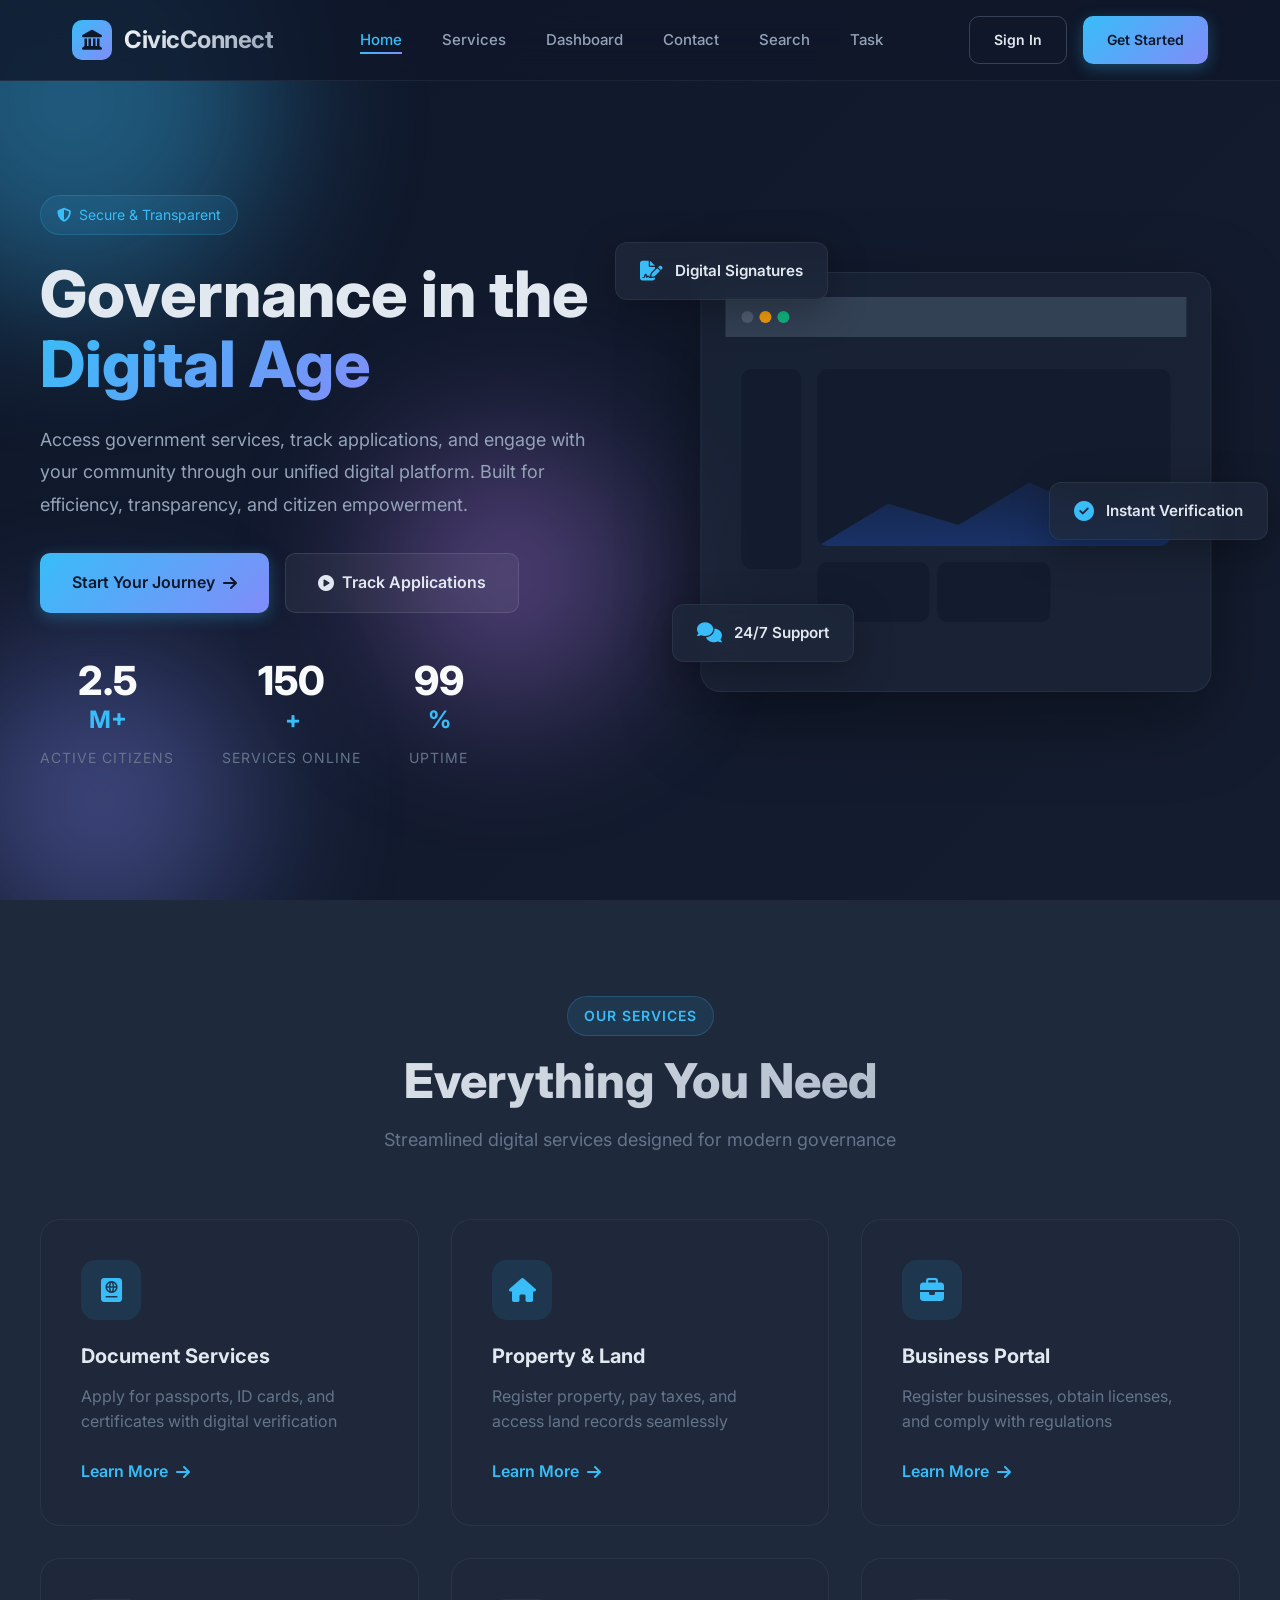
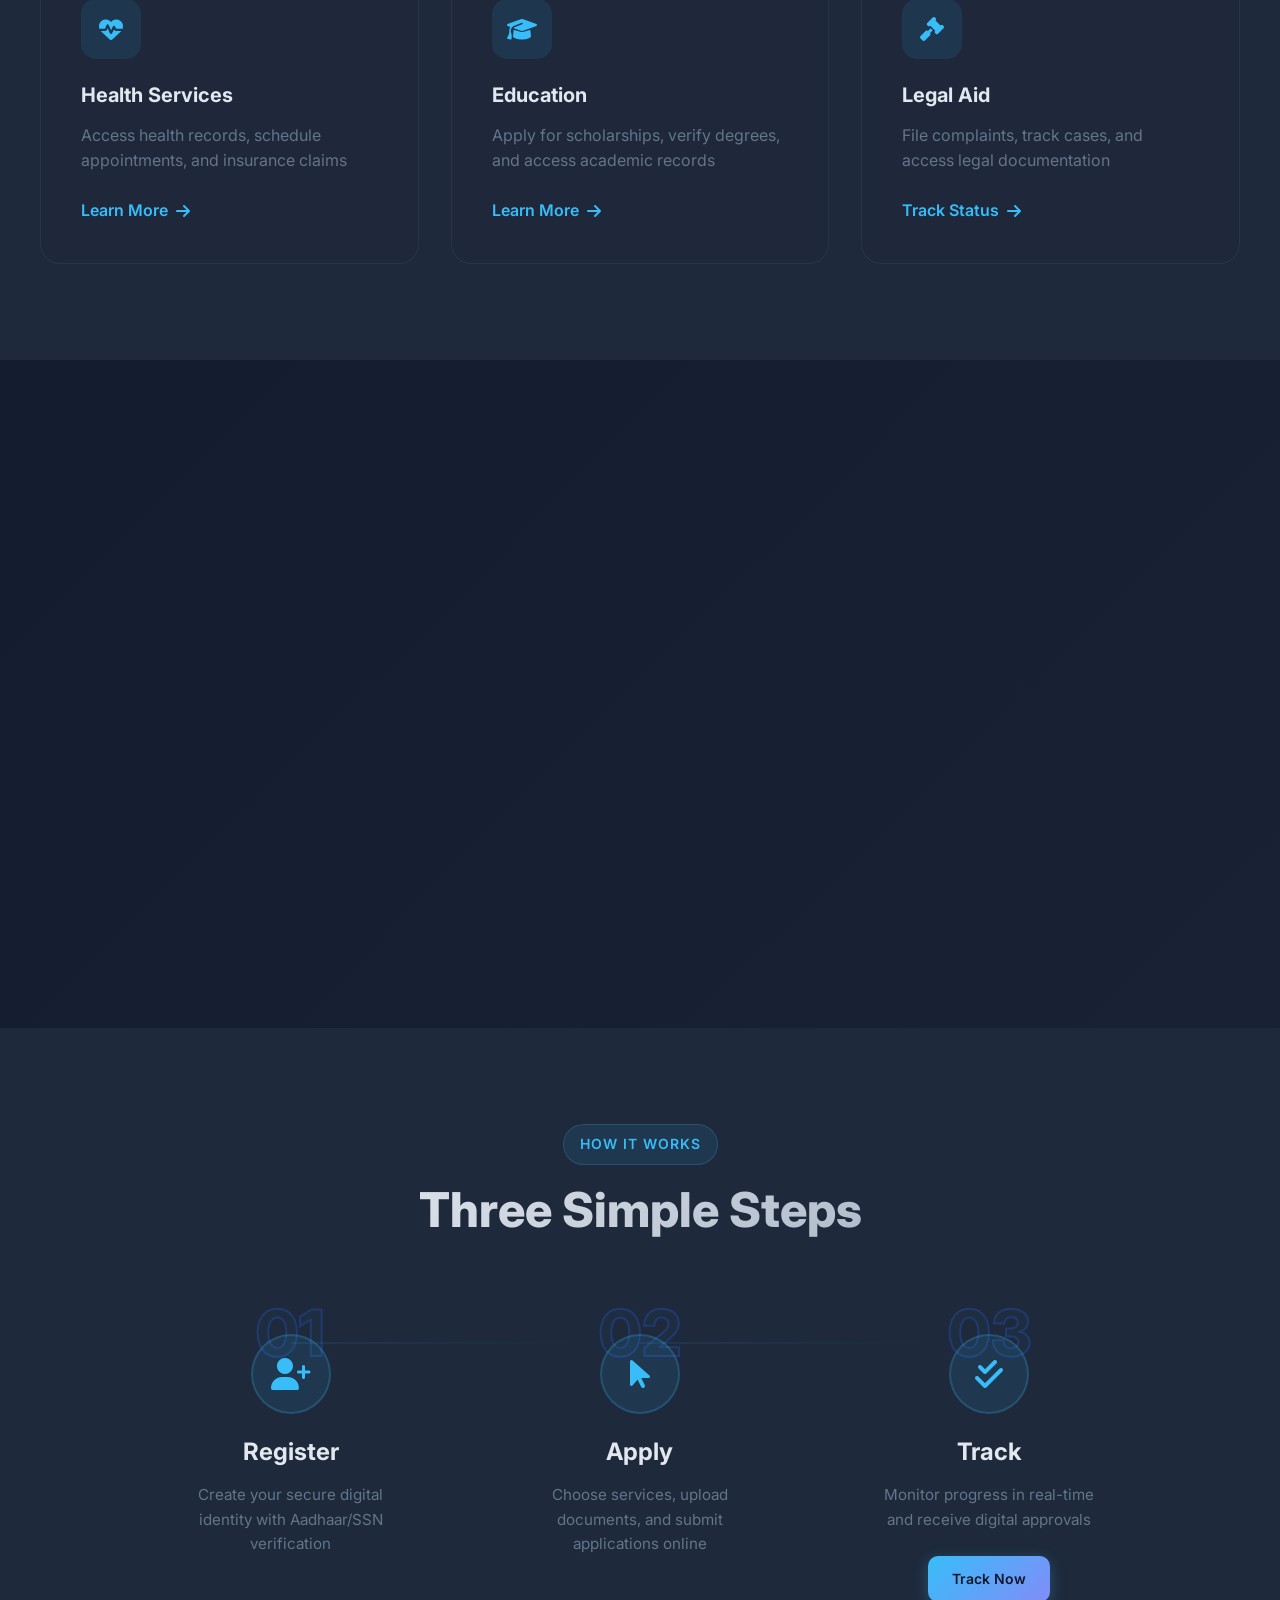
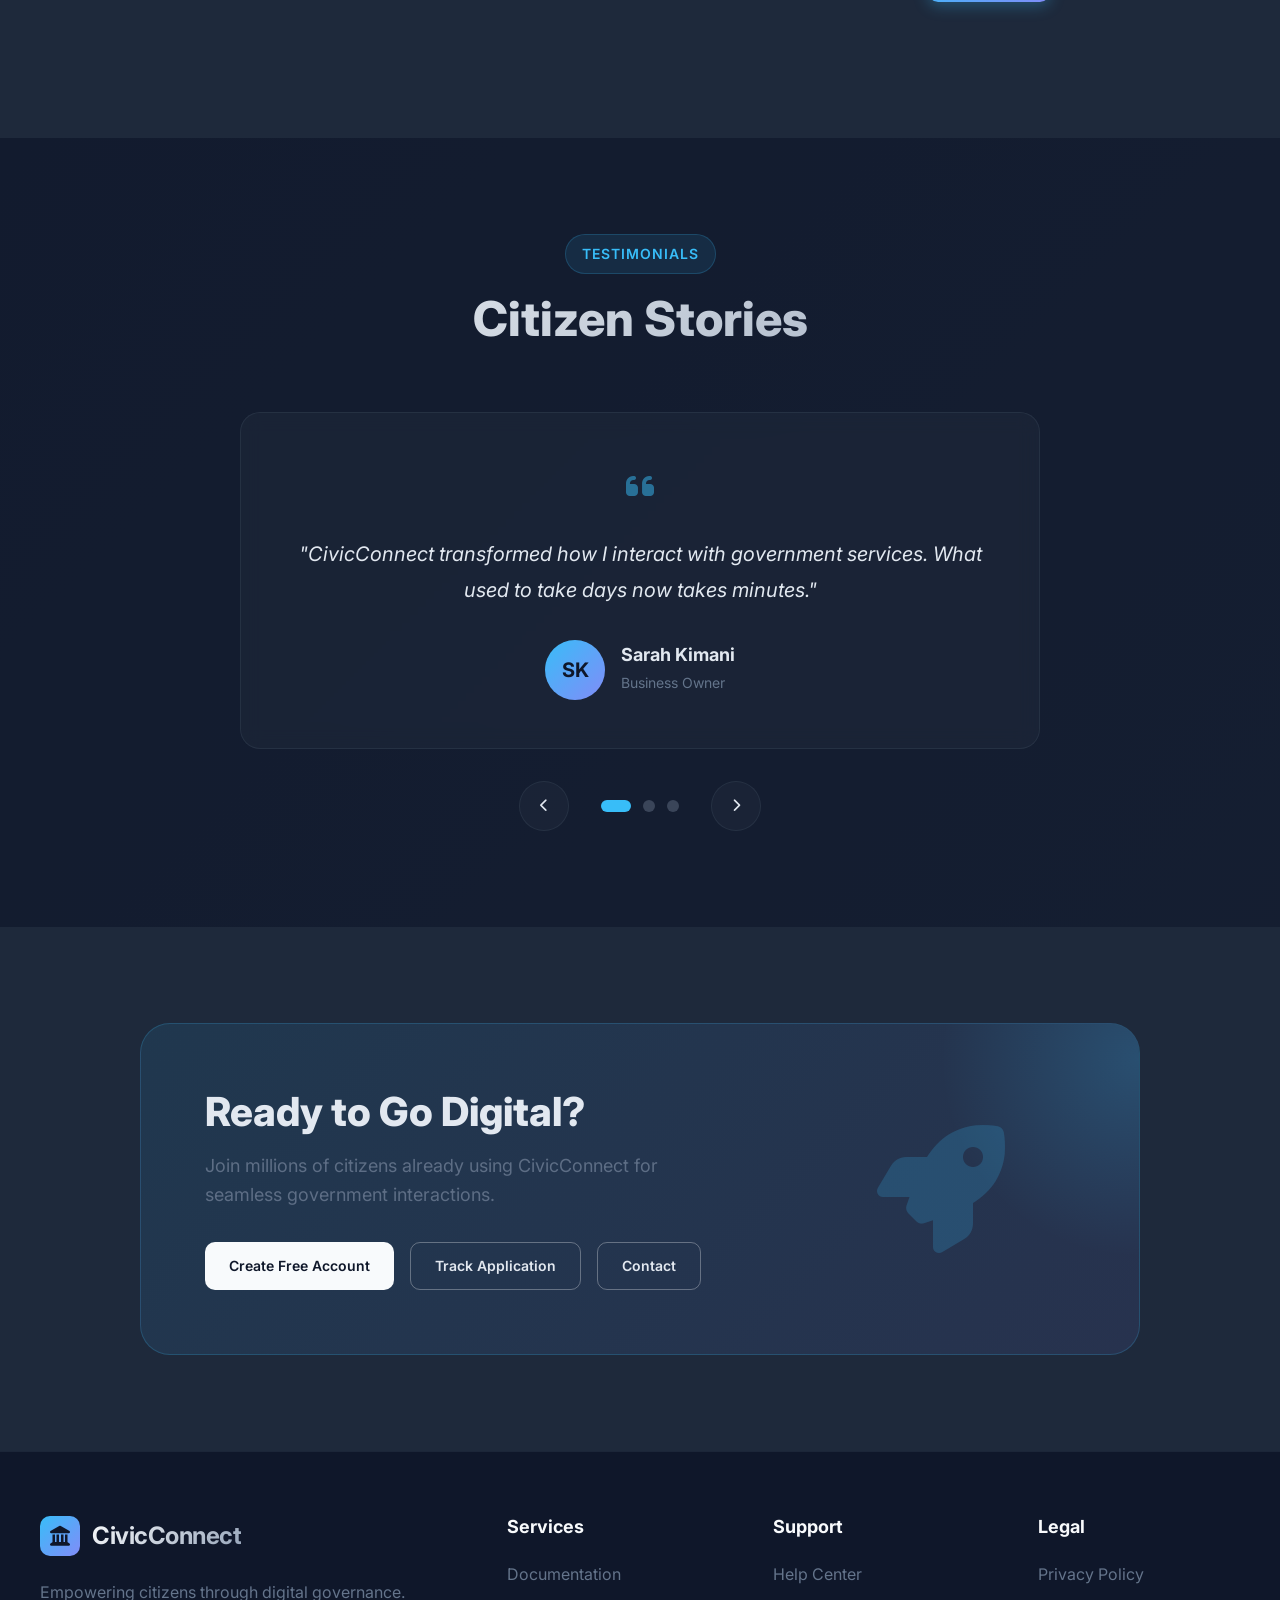
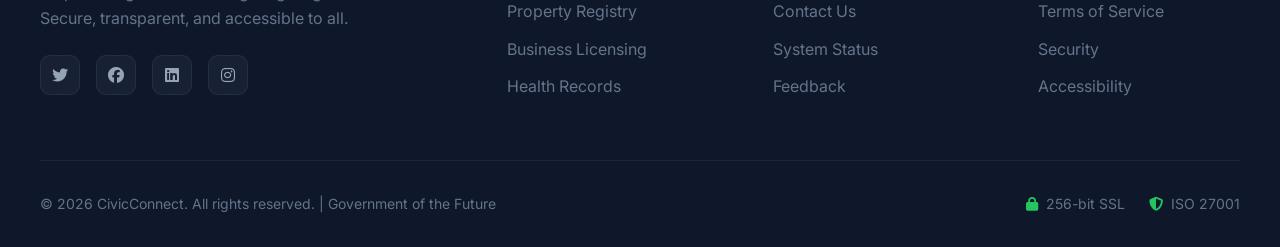
<file: index.html>
<!DOCTYPE html>
<html lang="en">
<head>
    <meta charset="UTF-8">
    <meta name="viewport" content="width=device-width, initial-scale=1.0">
    <title>CivicConnect - Digital Governance Platform</title>
    <link rel="stylesheet" href="style.css">
    <link href="https://fonts.googleapis.com/css2?family=Inter:wght@300;400;500;600;700&display=swap" rel="stylesheet">
    <link rel="stylesheet" href="https://cdnjs.cloudflare.com/ajax/libs/font-awesome/6.4.0/css/all.min.css">
    <style>
        /* Smooth Scroll Base Styles */
        html {
            scroll-behavior: smooth;
            scroll-padding-top: 80px; /* Accounts for fixed navbar */
        }

        /* Custom Scrollbar */
        ::-webkit-scrollbar {
            width: 10px;
        }

        ::-webkit-scrollbar-track {
            background: #0f172a;
        }

        ::-webkit-scrollbar-thumb {
            background: linear-gradient(180deg, #38bdf8, #818cf8);
            border-radius: 5px;
            border: 2px solid #0f172a;
        }

        ::-webkit-scrollbar-thumb:hover {
            background: linear-gradient(180deg, #818cf8, #38bdf8);
        }

        /* Progress Indicator */
        .scroll-progress {
            position: fixed;
            top: 0;
            left: 0;
            width: 0%;
            height: 3px;
            background: linear-gradient(90deg, #38bdf8, #818cf8);
            z-index: 9999;
            transition: width 0.1s ease;
            box-shadow: 0 0 10px rgba(56, 189, 248, 0.5);
        }

        /* Back to Top Button */
        .back-to-top {
            position: fixed;
            bottom: 2rem;
            right: 2rem;
            width: 50px;
            height: 50px;
            border-radius: 50%;
            background: linear-gradient(135deg, #38bdf8, #818cf8);
            border: none;
            color: #0f172a;
            font-size: 1.25rem;
            cursor: pointer;
            opacity: 0;
            visibility: hidden;
            transform: translateY(20px);
            transition: all 0.3s ease;
            z-index: 1000;
            display: flex;
            align-items: center;
            justify-content: center;
            box-shadow: 0 4px 15px rgba(56, 189, 248, 0.4);
        }

        .back-to-top.visible {
            opacity: 1;
            visibility: visible;
            transform: translateY(0);
        }

        .back-to-top:hover {
            transform: translateY(-5px);
            box-shadow: 0 8px 25px rgba(56, 189, 248, 0.6);
        }

        /* Section Reveal Animations */
        .reveal-section {
            opacity: 0;
            transform: translateY(30px);
            transition: all 0.8s cubic-bezier(0.4, 0, 0.2, 1);
        }

        .reveal-section.active {
            opacity: 1;
            transform: translateY(0);
        }

        /* Active Nav Link Indicator */
        .nav-links a {
            position: relative;
            transition: color 0.3s ease;
        }

        .nav-links a::after {
            content: '';
            position: absolute;
            bottom: -5px;
            left: 0;
            width: 0;
            height: 2px;
            background: linear-gradient(90deg, #38bdf8, #818cf8);
            transition: width 0.3s ease;
        }

        .nav-links a.active::after,
        .nav-links a:hover::after {
            width: 100%;
        }

        /* Parallax Background Elements */
        .hero-bg {
            position: absolute;
            top: 0;
            left: 0;
            width: 100%;
            height: 100%;
            overflow: hidden;
            z-index: -1;
        }

        .gradient-orb {
            position: absolute;
            border-radius: 50%;
            filter: blur(80px);
            opacity: 0.4;
            animation: float 20s infinite ease-in-out;
            will-change: transform;
        }

        .orb-1 {
            width: 400px;
            height: 400px;
            background: #38bdf8;
            top: -100px;
            right: -100px;
            animation-delay: 0s;
        }

        .orb-2 {
            width: 300px;
            height: 300px;
            background: #818cf8;
            bottom: -50px;
            left: -50px;
            animation-delay: -5s;
        }

        .orb-3 {
            width: 250px;
            height: 250px;
            background: #c084fc;
            top: 50%;
            left: 30%;
            animation-delay: -10s;
        }

        @keyframes float {
            0%, 100% { transform: translate(0, 0) scale(1); }
            25% { transform: translate(50px, -50px) scale(1.1); }
            50% { transform: translate(-30px, 30px) scale(0.9); }
            75% { transform: translate(20px, 20px) scale(1.05); }
        }

        /* Smooth Hover Transitions */
        .service-card, .step-card, .testimonial-card {
            transition: transform 0.3s ease, box-shadow 0.3s ease;
        }

        .service-card:hover, .step-card:hover {
            transform: translateY(-10px);
        }

        /* Button Ripple Effect */
        .btn {
            position: relative;
            overflow: hidden;
        }

        .btn::before {
            content: '';
            position: absolute;
            top: 50%;
            left: 50%;
            width: 0;
            height: 0;
            border-radius: 50%;
            background: rgba(255, 255, 255, 0.3);
            transform: translate(-50%, -50%);
            transition: width 0.6s ease, height 0.6s ease;
        }

        .btn:active::before {
            width: 300px;
            height: 300px;
        }

        /* Existing styles preserved */
        * {
            margin: 0;
            padding: 0;
            box-sizing: border-box;
        }

        body {
            font-family: 'Inter', sans-serif;
            background: linear-gradient(135deg, #0f172a 0%, #1e293b 100%);
            min-height: 100vh;
            color: #e2e8f0;
            overflow-x: hidden;
        }

        /* Navigation */
        .navbar {
            position: fixed;
            top: 0;
            left: 0;
            width: 100%;
            background: rgba(15, 23, 42, 0.8);
            backdrop-filter: blur(20px);
            border-bottom: 1px solid rgba(148, 163, 184, 0.1);
            z-index: 1000;
            padding: 1rem 0;
            transition: all 0.3s ease;
        }

        .navbar.scrolled {
            padding: 0.75rem 0;
            background: rgba(15, 23, 42, 0.95);
            box-shadow: 0 4px 30px rgba(0, 0, 0, 0.3);
        }

        .nav-container {
            max-width: 1200px;
            margin: 0 auto;
            padding: 0 2rem;
            display: flex;
            justify-content: space-between;
            align-items: center;
        }

        .logo {
            display: flex;
            align-items: center;
            gap: 0.75rem;
        }

        .logo-icon {
            width: 40px;
            height: 40px;
            background: linear-gradient(135deg, #38bdf8, #818cf8);
            border-radius: 10px;
            display: flex;
            align-items: center;
            justify-content: center;
            color: #0f172a;
            font-size: 1.25rem;
        }

        .logo-text {
            font-size: 1.5rem;
            font-weight: 700;
            background: linear-gradient(135deg, #f8fafc, #94a3b8);
            -webkit-background-clip: text;
            -webkit-text-fill-color: transparent;
        }

        .nav-links {
            display: flex;
            list-style: none;
            gap: 2.5rem;
        }

        .nav-links a {
            color: #94a3b8;
            text-decoration: none;
            font-weight: 500;
            font-size: 0.9375rem;
            transition: color 0.3s ease;
        }

        .nav-links a:hover, .nav-links a.active {
            color: #38bdf8;
        }

        .nav-actions {
            display: flex;
            gap: 1rem;
        }

        .btn {
            padding: 0.75rem 1.5rem;
            border-radius: 10px;
            font-weight: 600;
            font-size: 0.875rem;
            text-decoration: none;
            transition: all 0.3s ease;
            display: inline-flex;
            align-items: center;
            gap: 0.5rem;
            cursor: pointer;
            border: none;
        }

        .btn-outline {
            background: transparent;
            border: 1px solid rgba(148, 163, 184, 0.3);
            color: #e2e8f0;
        }

        .btn-outline:hover {
            border-color: #38bdf8;
            background: rgba(56, 189, 248, 0.1);
            color: #38bdf8;
        }

        .btn-primary {
            background: linear-gradient(135deg, #38bdf8, #818cf8);
            color: #0f172a;
            box-shadow: 0 4px 15px rgba(56, 189, 248, 0.3);
        }

        .btn-primary:hover {
            transform: translateY(-2px);
            box-shadow: 0 6px 20px rgba(56, 189, 248, 0.4);
        }

        .btn-glass {
            background: rgba(255, 255, 255, 0.05);
            backdrop-filter: blur(10px);
            border: 1px solid rgba(255, 255, 255, 0.1);
            color: #e2e8f0;
        }

        .btn-glass:hover {
            background: rgba(255, 255, 255, 0.1);
            border-color: rgba(56, 189, 248, 0.3);
        }

        .btn-large {
            padding: 1rem 2rem;
            font-size: 1rem;
        }

        .hamburger {
            display: none;
            flex-direction: column;
            gap: 5px;
            cursor: pointer;
        }

        .hamburger span {
            width: 25px;
            height: 2px;
            background: #e2e8f0;
            transition: all 0.3s ease;
        }

        /* Hero Section */
        .hero {
            min-height: 100vh;
            display: flex;
            align-items: center;
            padding: 8rem 2rem 4rem;
            position: relative;
            overflow: hidden;
        }

        .hero-content {
            max-width: 1200px;
            margin: 0 auto;
            display: grid;
            grid-template-columns: 1fr 1fr;
            gap: 4rem;
            align-items: center;
            width: 100%;
        }

        .hero-badge {
            display: inline-flex;
            align-items: center;
            gap: 0.5rem;
            background: rgba(56, 189, 248, 0.1);
            border: 1px solid rgba(56, 189, 248, 0.2);
            padding: 0.5rem 1rem;
            border-radius: 50px;
            font-size: 0.875rem;
            color: #38bdf8;
            margin-bottom: 1.5rem;
            animation: fadeInUp 0.6s ease;
        }

        .hero-title {
            font-size: 4rem;
            font-weight: 800;
            line-height: 1.1;
            margin-bottom: 1.5rem;
            animation: fadeInUp 0.6s ease 0.1s both;
        }

        .gradient-text {
            background: linear-gradient(135deg, #38bdf8, #818cf8, #c084fc);
            -webkit-background-clip: text;
            -webkit-text-fill-color: transparent;
            background-size: 200% 200%;
            animation: gradientShift 5s ease infinite;
        }

        @keyframes gradientShift {
            0%, 100% { background-position: 0% 50%; }
            50% { background-position: 100% 50%; }
        }

        .hero-subtitle {
            font-size: 1.125rem;
            color: #94a3b8;
            line-height: 1.8;
            margin-bottom: 2rem;
            animation: fadeInUp 0.6s ease 0.2s both;
        }

        .hero-cta {
            display: flex;
            gap: 1rem;
            margin-bottom: 3rem;
            animation: fadeInUp 0.6s ease 0.3s both;
        }

        .hero-stats {
            display: flex;
            gap: 3rem;
            animation: fadeInUp 0.6s ease 0.4s both;
        }

        .stat-item {
            text-align: center;
        }

        .stat-number {
            font-size: 2.5rem;
            font-weight: 800;
            color: #f8fafc;
            display: block;
        }

        .stat-suffix {
            font-size: 1.5rem;
            color: #38bdf8;
        }

        .stat-label {
            font-size: 0.875rem;
            color: #64748b;
            text-transform: uppercase;
            letter-spacing: 1px;
        }

        .hero-visual {
            position: relative;
            animation: fadeInUp 0.6s ease 0.5s both;
        }

        .floating-card {
            position: absolute;
            background: rgba(30, 41, 59, 0.8);
            backdrop-filter: blur(10px);
            border: 1px solid rgba(148, 163, 184, 0.1);
            border-radius: 12px;
            padding: 1rem 1.5rem;
            display: flex;
            align-items: center;
            gap: 0.75rem;
            font-size: 0.875rem;
            color: #e2e8f0;
            box-shadow: 0 10px 40px rgba(0, 0, 0, 0.3);
            animation: floatCard 6s ease-in-out infinite;
        }

        .floating-card i {
            color: #38bdf8;
            font-size: 1.25rem;
        }

        .card-1 { top: 10%; left: -10%; animation-delay: 0s; }
        .card-2 { top: 50%; right: -5%; animation-delay: -2s; }
        .card-3 { bottom: 20%; left: 0; animation-delay: -4s; }

        @keyframes floatCard {
            0%, 100% { transform: translateY(0); }
            50% { transform: translateY(-20px); }
        }

        @keyframes fadeInUp {
            from {
                opacity: 0;
                transform: translateY(30px);
            }
            to {
                opacity: 1;
                transform: translateY(0);
            }
        }

        .hero-image-wrapper {
            position: relative;
            z-index: 1;
        }

        .hero-image {
            background: rgba(30, 41, 59, 0.6);
            border: 1px solid rgba(148, 163, 184, 0.1);
            border-radius: 20px;
            overflow: hidden;
            box-shadow: 0 25px 80px rgba(0, 0, 0, 0.4);
        }

        .dashboard-mockup {
            padding: 1.5rem;
        }

        .mockup-header {
            display: flex;
            gap: 0.5rem;
            margin-bottom: 1rem;
        }

        .mockup-dots span {
            width: 12px;
            height: 12px;
            border-radius: 50%;
            background: rgba(148, 163, 184, 0.3);
        }

        .mockup-content {
            display: grid;
            grid-template-columns: 60px 1fr;
            gap: 1rem;
        }

        .mockup-sidebar {
            background: rgba(15, 23, 42, 0.5);
            border-radius: 10px;
            height: 200px;
        }

        .mockup-main {
            display: flex;
            flex-direction: column;
            gap: 1rem;
        }

        .mockup-chart {
            background: rgba(15, 23, 42, 0.5);
            border-radius: 10px;
            height: 120px;
            position: relative;
            overflow: hidden;
        }

        .mockup-stats {
            display: grid;
            grid-template-columns: repeat(3, 1fr);
            gap: 0.5rem;
        }

        .mockup-stats::before,
        .mockup-stats::after {
            content: '';
            background: rgba(15, 23, 42, 0.5);
            border-radius: 10px;
            height: 60px;
        }

        /* Services Section */
        .services {
            padding: 6rem 2rem;
            position: relative;
        }

        .container {
            max-width: 1200px;
            margin: 0 auto;
        }

        .section-header {
            text-align: center;
            margin-bottom: 4rem;
        }

        .section-tag {
            display: inline-block;
            background: rgba(56, 189, 248, 0.1);
            border: 1px solid rgba(56, 189, 248, 0.2);
            color: #38bdf8;
            padding: 0.5rem 1rem;
            border-radius: 50px;
            font-size: 0.875rem;
            font-weight: 600;
            margin-bottom: 1rem;
            text-transform: uppercase;
            letter-spacing: 1px;
        }

        .section-title {
            font-size: 3rem;
            font-weight: 800;
            margin-bottom: 1rem;
            background: linear-gradient(135deg, #f8fafc, #94a3b8);
            -webkit-background-clip: text;
            -webkit-text-fill-color: transparent;
        }

        .section-subtitle {
            font-size: 1.125rem;
            color: #64748b;
            max-width: 600px;
            margin: 0 auto;
        }

        .services-grid {
            display: grid;
            grid-template-columns: repeat(3, 1fr);
            gap: 2rem;
        }

        .service-card {
            background: rgba(30, 41, 59, 0.6);
            backdrop-filter: blur(10px);
            border: 1px solid rgba(148, 163, 184, 0.1);
            border-radius: 20px;
            padding: 2.5rem;
            position: relative;
            overflow: hidden;
            cursor: pointer;
        }

        .service-card::before {
            content: '';
            position: absolute;
            top: 0;
            left: 0;
            width: 100%;
            height: 3px;
            background: linear-gradient(90deg, #38bdf8, #818cf8);
            transform: scaleX(0);
            transition: transform 0.3s ease;
        }

        .service-card:hover::before {
            transform: scaleX(1);
        }

        .service-glow {
            position: absolute;
            top: -50%;
            left: -50%;
            width: 200%;
            height: 200%;
            background: radial-gradient(circle, rgba(56, 189, 248, 0.1) 0%, transparent 70%);
            opacity: 0;
            transition: opacity 0.3s ease;
            pointer-events: none;
        }

        .service-card:hover .service-glow {
            opacity: 1;
        }

        .service-icon {
            width: 60px;
            height: 60px;
            background: rgba(56, 189, 248, 0.1);
            border-radius: 15px;
            display: flex;
            align-items: center;
            justify-content: center;
            font-size: 1.5rem;
            color: #38bdf8;
            margin-bottom: 1.5rem;
            position: relative;
            z-index: 1;
        }

        .service-card h3 {
            font-size: 1.25rem;
            font-weight: 700;
            margin-bottom: 1rem;
            position: relative;
            z-index: 1;
        }

        .service-card p {
            color: #64748b;
            line-height: 1.6;
            margin-bottom: 1.5rem;
            position: relative;
            z-index: 1;
        }

        .service-link {
            color: #38bdf8;
            text-decoration: none;
            font-weight: 600;
            display: inline-flex;
            align-items: center;
            gap: 0.5rem;
            position: relative;
            z-index: 1;
            transition: gap 0.3s ease;
        }

        .service-link:hover {
            gap: 0.75rem;
        }

        /* Dashboard Section */
        .dashboard-section {
            padding: 6rem 2rem;
            background: rgba(15, 23, 42, 0.5);
            position: relative;
        }

        .dashboard-wrapper {
            max-width: 1200px;
            margin: 0 auto;
            display: grid;
            grid-template-columns: 1fr 1fr;
            gap: 4rem;
            align-items: center;
        }

        .dashboard-content h2 {
            font-size: 2.5rem;
            font-weight: 800;
            margin-bottom: 1rem;
            background: linear-gradient(135deg, #f8fafc, #94a3b8);
            -webkit-background-clip: text;
            -webkit-text-fill-color: transparent;
        }

        .dashboard-content p {
            color: #64748b;
            line-height: 1.8;
            margin-bottom: 2rem;
        }

        .feature-list {
            list-style: none;
            margin-bottom: 2rem;
        }

        .feature-list li {
            display: flex;
            align-items: center;
            gap: 1rem;
            margin-bottom: 1rem;
            color: #94a3b8;
        }

        .feature-list i {
            color: #22c55e;
            font-size: 1.25rem;
        }

        .dashboard-preview {
            position: relative;
        }

        .preview-window {
            background: rgba(30, 41, 59, 0.8);
            border: 1px solid rgba(148, 163, 184, 0.1);
            border-radius: 20px;
            overflow: hidden;
            box-shadow: 0 25px 80px rgba(0, 0, 0, 0.4);
        }

        .window-header {
            background: rgba(15, 23, 42, 0.8);
            padding: 1rem 1.5rem;
            display: flex;
            align-items: center;
            gap: 1rem;
        }

        .window-controls {
            display: flex;
            gap: 0.5rem;
        }

        .window-controls span {
            width: 12px;
            height: 12px;
            border-radius: 50%;
            background: rgba(148, 163, 184, 0.3);
        }

        .window-title {
            color: #64748b;
            font-size: 0.875rem;
        }

        .window-content {
            display: grid;
            grid-template-columns: 80px 1fr;
            gap: 1.5rem;
            padding: 1.5rem;
        }

        .preview-sidebar {
            display: flex;
            flex-direction: column;
            align-items: center;
            gap: 1rem;
        }

        .preview-avatar {
            width: 50px;
            height: 50px;
            border-radius: 50%;
            background: linear-gradient(135deg, #38bdf8, #818cf8);
        }

        .preview-menu {
            display: flex;
            flex-direction: column;
            gap: 0.5rem;
            width: 100%;
        }

        .preview-menu div {
            height: 8px;
            background: rgba(148, 163, 184, 0.2);
            border-radius: 4px;
        }

        .preview-menu div.active {
            background: #38bdf8;
        }

        .preview-main {
            display: flex;
            flex-direction: column;
            gap: 1rem;
        }

        .preview-cards {
            display: grid;
            grid-template-columns: repeat(3, 1fr);
            gap: 1rem;
        }

        .p-card {
            height: 80px;
            background: rgba(15, 23, 42, 0.5);
            border-radius: 10px;
        }

        .preview-chart {
            height: 120px;
            background: rgba(15, 23, 42, 0.5);
            border-radius: 10px;
            position: relative;
            overflow: hidden;
        }

        .chart-line {
            position: absolute;
            bottom: 0;
            left: 0;
            right: 0;
            height: 60%;
            background: linear-gradient(to top, rgba(56, 189, 248, 0.3), transparent);
            clip-path: polygon(0 100%, 20% 60%, 40% 80%, 60% 40%, 80% 70%, 100% 30%, 100% 100%);
        }

        /* Process Section */
        .process {
            padding: 6rem 2rem;
        }

        .process-steps {
            display: grid;
            grid-template-columns: repeat(3, 1fr);
            gap: 3rem;
            max-width: 1000px;
            margin: 0 auto;
        }

        .step-card {
            text-align: center;
            position: relative;
        }

        .step-number {
            font-size: 4rem;
            font-weight: 800;
            color: rgba(56, 189, 248, 0.1);
            position: absolute;
            top: -20px;
            left: 50%;
            transform: translateX(-50%);
            z-index: 0;
        }

        .step-icon {
            width: 80px;
            height: 80px;
            background: rgba(56, 189, 248, 0.1);
            border: 2px solid rgba(56, 189, 248, 0.2);
            border-radius: 50%;
            display: flex;
            align-items: center;
            justify-content: center;
            font-size: 2rem;
            color: #38bdf8;
            margin: 0 auto 1.5rem;
            position: relative;
            z-index: 1;
            transition: all 0.3s ease;
        }

        .step-card:hover .step-icon {
            background: rgba(56, 189, 248, 0.2);
            transform: scale(1.1);
            box-shadow: 0 0 30px rgba(56, 189, 248, 0.3);
        }

        .step-card h3 {
            font-size: 1.5rem;
            font-weight: 700;
            margin-bottom: 1rem;
        }

        .step-card p {
            color: #64748b;
            line-height: 1.6;
        }

        .step-line {
            position: absolute;
            top: 40px;
            right: -50%;
            width: 100%;
            height: 2px;
            background: linear-gradient(90deg, rgba(56, 189, 248, 0.3), transparent);
        }

        .step-card:last-child .step-line {
            display: none;
        }

        /* Testimonials */
        .testimonials {
            padding: 6rem 2rem;
            background: rgba(15, 23, 42, 0.5);
        }

        .testimonial-slider {
            max-width: 800px;
            margin: 0 auto;
            position: relative;
        }

        .testimonial-card {
            background: rgba(30, 41, 59, 0.6);
            backdrop-filter: blur(10px);
            border: 1px solid rgba(148, 163, 184, 0.1);
            border-radius: 20px;
            padding: 3rem;
            text-align: center;
            display: none;
            animation: fadeIn 0.5s ease;
        }

        .testimonial-card.active {
            display: block;
        }

        @keyframes fadeIn {
            from { opacity: 0; transform: scale(0.95); }
            to { opacity: 1; transform: scale(1); }
        }

        .quote-icon {
            color: #38bdf8;
            font-size: 2rem;
            margin-bottom: 1.5rem;
        }

        .testimonial-card p {
            font-size: 1.25rem;
            line-height: 1.8;
            color: #e2e8f0;
            margin-bottom: 2rem;
            font-style: italic;
        }

        .testimonial-author {
            display: flex;
            align-items: center;
            justify-content: center;
            gap: 1rem;
        }

        .author-avatar {
            width: 60px;
            height: 60px;
            border-radius: 50%;
            background: linear-gradient(135deg, #38bdf8, #818cf8);
            display: flex;
            align-items: center;
            justify-content: center;
            font-weight: 700;
            color: #0f172a;
            font-size: 1.25rem;
        }

        .author-info {
            text-align: left;
        }

        .author-info h4 {
            font-size: 1.125rem;
            font-weight: 700;
            margin-bottom: 0.25rem;
        }

        .author-info span {
            color: #64748b;
            font-size: 0.875rem;
        }

        .slider-controls {
            display: flex;
            align-items: center;
            justify-content: center;
            gap: 2rem;
            margin-top: 2rem;
        }

        .slider-btn {
            width: 50px;
            height: 50px;
            border-radius: 50%;
            background: rgba(30, 41, 59, 0.6);
            border: 1px solid rgba(148, 163, 184, 0.1);
            color: #e2e8f0;
            cursor: pointer;
            transition: all 0.3s ease;
            display: flex;
            align-items: center;
            justify-content: center;
        }

        .slider-btn:hover {
            background: rgba(56, 189, 248, 0.1);
            border-color: rgba(56, 189, 248, 0.3);
            color: #38bdf8;
        }

        .slider-dots {
            display: flex;
            gap: 0.75rem;
        }

        .slider-dots span {
            width: 12px;
            height: 12px;
            border-radius: 50%;
            background: rgba(148, 163, 184, 0.3);
            cursor: pointer;
            transition: all 0.3s ease;
        }

        .slider-dots span.active {
            background: #38bdf8;
            width: 30px;
            border-radius: 6px;
        }

        /* CTA Section */
        .cta-section {
            padding: 6rem 2rem;
        }

        .cta-box {
            max-width: 1000px;
            margin: 0 auto;
            background: linear-gradient(135deg, rgba(56, 189, 248, 0.1), rgba(129, 140, 248, 0.1));
            border: 1px solid rgba(56, 189, 248, 0.2);
            border-radius: 30px;
            padding: 4rem;
            display: grid;
            grid-template-columns: 2fr 1fr;
            gap: 4rem;
            align-items: center;
            position: relative;
            overflow: hidden;
        }

        .cta-box::before {
            content: '';
            position: absolute;
            top: -50%;
            right: -20%;
            width: 400px;
            height: 400px;
            background: radial-gradient(circle, rgba(56, 189, 248, 0.2) 0%, transparent 70%);
            pointer-events: none;
        }

        .cta-content h2 {
            font-size: 2.5rem;
            font-weight: 800;
            margin-bottom: 1rem;
        }

        .cta-content p {
            color: #64748b;
            font-size: 1.125rem;
            margin-bottom: 2rem;
        }

        .cta-buttons {
            display: flex;
            gap: 1rem;
        }

        .btn-white {
            background: #f8fafc;
            color: #0f172a;
        }

        .btn-white:hover {
            background: #e2e8f0;
            transform: translateY(-2px);
        }

        .btn-outline-white {
            background: transparent;
            border: 1px solid rgba(255, 255, 255, 0.3);
            color: #e2e8f0;
        }

        .btn-outline-white:hover {
            background: rgba(255, 255, 255, 0.1);
            border-color: rgba(255, 255, 255, 0.5);
        }

        .cta-visual {
            display: flex;
            align-items: center;
            justify-content: center;
        }

        .cta-visual i {
            font-size: 8rem;
            color: rgba(56, 189, 248, 0.2);
            animation: floatRocket 3s ease-in-out infinite;
        }

        @keyframes floatRocket {
            0%, 100% { transform: translateY(0) rotate(-45deg); }
            50% { transform: translateY(-20px) rotate(-40deg); }
        }

        /* Footer */
        .footer {
            padding: 4rem 2rem 2rem;
            border-top: 1px solid rgba(148, 163, 184, 0.1);
        }

        .footer-grid {
            max-width: 1200px;
            margin: 0 auto;
            display: grid;
            grid-template-columns: 2fr repeat(3, 1fr);
            gap: 4rem;
            margin-bottom: 3rem;
        }

        .footer-brand p {
            color: #64748b;
            line-height: 1.6;
            margin: 1.5rem 0;
        }

        .social-links {
            display: flex;
            gap: 1rem;
        }

        .social-links a {
            width: 40px;
            height: 40px;
            border-radius: 10px;
            background: rgba(30, 41, 59, 0.6);
            border: 1px solid rgba(148, 163, 184, 0.1);
            display: flex;
            align-items: center;
            justify-content: center;
            color: #94a3b8;
            text-decoration: none;
            transition: all 0.3s ease;
        }

        .social-links a:hover {
            background: rgba(56, 189, 248, 0.1);
            border-color: rgba(56, 189, 248, 0.3);
            color: #38bdf8;
            transform: translateY(-3px);
        }

        .footer-links h4 {
            font-size: 1.125rem;
            font-weight: 700;
            margin-bottom: 1.5rem;
            color: #f8fafc;
        }

        .footer-links ul {
            list-style: none;
        }

        .footer-links li {
            margin-bottom: 0.75rem;
        }

        .footer-links a {
            color: #64748b;
            text-decoration: none;
            transition: color 0.3s ease;
        }

        .footer-links a:hover {
            color: #38bdf8;
        }

        .footer-bottom {
            max-width: 1200px;
            margin: 0 auto;
            padding-top: 2rem;
            border-top: 1px solid rgba(148, 163, 184, 0.1);
            display: flex;
            justify-content: space-between;
            align-items: center;
            flex-wrap: wrap;
            gap: 1rem;
        }

        .footer-bottom p {
            color: #64748b;
            font-size: 0.875rem;
        }

        .security-badges {
            display: flex;
            gap: 1.5rem;
        }

        .security-badges span {
            display: flex;
            align-items: center;
            gap: 0.5rem;
            color: #64748b;
            font-size: 0.875rem;
        }

        .security-badges i {
            color: #22c55e;
        }

        /* Responsive */
        @media (max-width: 1024px) {
            .hero-content {
                grid-template-columns: 1fr;
                text-align: center;
            }

            .hero-title {
                font-size: 3rem;
            }

            .hero-cta {
                justify-content: center;
            }

            .hero-stats {
                justify-content: center;
            }

            .hero-visual {
                display: none;
            }

            .services-grid {
                grid-template-columns: repeat(2, 1fr);
            }

            .dashboard-wrapper {
                grid-template-columns: 1fr;
            }

            .process-steps {
                grid-template-columns: 1fr;
                gap: 2rem;
            }

            .step-line {
                display: none;
            }

            .cta-box {
                grid-template-columns: 1fr;
                text-align: center;
            }

            .cta-visual {
                display: none;
            }

            .footer-grid {
                grid-template-columns: repeat(2, 1fr);
            }
        }

        @media (max-width: 768px) {
            .nav-links, .nav-actions {
                display: none;
            }

            .hamburger {
                display: flex;
            }

            .hero-title {
                font-size: 2.5rem;
            }

            .hero-stats {
                flex-direction: column;
                gap: 1.5rem;
            }

            .services-grid {
                grid-template-columns: 1fr;
            }

            .section-title {
                font-size: 2rem;
            }

            .footer-grid {
                grid-template-columns: 1fr;
            }

            .footer-bottom {
                flex-direction: column;
                text-align: center;
            }
        }
    </style>
</head>
<body>
    <!-- Scroll Progress Indicator -->
    <div class="scroll-progress" id="scrollProgress"></div>

    <!-- Back to Top Button -->
    <button class="back-to-top" id="backToTop" onclick="scrollToTop()">
        <i class="fas fa-arrow-up"></i>
    </button>

    <!-- Navigation -->
    <nav class="navbar" id="navbar">
        <div class="nav-container">
            <div class="logo">
                <div class="logo-icon">
                    <i class="fas fa-landmark"></i>
                </div>
                <span class="logo-text">CivicConnect</span>
            </div>
            <ul class="nav-links">
                <li><a href="#home" class="active">Home</a></li>
                <li><a href="#services">Services</a></li>
                <li><a href="dashboard.html">Dashboard</a></li>
               
                <li><a href="#contact">Contact</a></li>
                <li><a href=".html">Search</a></li>
                <li><a href="index1.html">Task</a></li>

    
            </ul>
            <div class="nav-actions">
                <a href="signin.html" class="btn btn-outline">Sign In</a>
                <a href="signup.html" class="btn btn-primary">Get Started</a>
            </div>
            <div class="hamburger">
                <span></span>
                <span></span>
                <span></span>
            </div>
        </div>
    </nav>

    <!-- Hero Section -->
    <section id="home" class="hero reveal-section">
        <div class="hero-bg">
            <div class="gradient-orb orb-1"></div>
            <div class="gradient-orb orb-2"></div>
            <div class="gradient-orb orb-3"></div>
        </div>
        <div class="hero-content">
            <div class="hero-text">
                <div class="hero-badge">
                    <i class="fas fa-shield-alt"></i>
                    <span>Secure & Transparent</span>
                </div>
                <h1 class="hero-title">
                    Governance in the
                    <span class="gradient-text">Digital Age</span>
                </h1>
                <p class="hero-subtitle">
                    Access government services, track applications, and engage with your community through our unified digital platform. Built for efficiency, transparency, and citizen empowerment.
                </p>
                <div class="hero-cta">
                    <a href="signup.html" class="btn btn-primary btn-large">
                        <span>Start Your Journey</span>
                        <i class="fas fa-arrow-right"></i>
                    </a>
                    <a href="track.html" class="btn btn-glass btn-large">
                        <i class="fas fa-play-circle"></i>
                        <span>Track Applications</span>
                    </a>
                </div>
                <div class="hero-stats">
                    <div class="stat-item">
                        <span class="stat-number" data-target="2.5">0</span>
                        <span class="stat-suffix">M+</span>
                        <span class="stat-label">Active Citizens</span>
                    </div>
                    <div class="stat-item">
                        <span class="stat-number" data-target="150">0</span>
                        <span class="stat-suffix">+</span>
                        <span class="stat-label">Services Online</span>
                    </div>
                    <div class="stat-item">
                        <span class="stat-number" data-target="99">0</span>
                        <span class="stat-suffix">%</span>
                        <span class="stat-label">Uptime</span>
                    </div>
                </div>
            </div>
            <div class="hero-visual">
                <div class="floating-card card-1">
                    <i class="fas fa-file-signature"></i>
                    <span>Digital Signatures</span>
                </div>
                <div class="floating-card card-2">
                    <i class="fas fa-check-circle"></i>
                    <span>Instant Verification</span>
                </div>
                <div class="floating-card card-3">
                    <i class="fas fa-comments"></i>
                    <span>24/7 Support</span>
                </div>
                <div class="hero-image-wrapper">
                    <div class="hero-image">
                        <div class="dashboard-mockup">
                            <div class="mockup-header">
                                <div class="mockup-dots">
                                    <span></span>
                                    <span></span>
                                    <span></span>
                                </div>
                            </div>
                            <div class="mockup-content">
                                <div class="mockup-sidebar"></div>
                                <div class="mockup-main">
                                    <div class="mockup-chart"></div>
                                    <div class="mockup-stats"></div>
                                </div>
                            </div>
                        </div>
                    </div>
                </div>
            </div>
        </div>
    </section>

    <!-- Services Section -->
    <section id="services" class="services reveal-section">
        <div class="container">
            <div class="section-header">
                <span class="section-tag">Our Services</span>
                <h2 class="section-title">Everything You Need</h2>
                <p class="section-subtitle">Streamlined digital services designed for modern governance</p>
            </div>
            <div class="services-grid">
                <div class="service-card" data-tilt>
                    <div class="service-glow"></div>
                    <div class="service-icon">
                        <i class="fas fa-passport"></i>
                    </div>
                    <h3>Document Services</h3>
                    <p>Apply for passports, ID cards, and certificates with digital verification</p>
                    <a href="#" class="service-link">Learn More <i class="fas fa-arrow-right"></i></a>
                </div>
                <div class="service-card" data-tilt>
                    <div class="service-glow"></div>
                    <div class="service-icon">
                        <i class="fas fa-home"></i>
                    </div>
                    <h3>Property & Land</h3>
                    <p>Register property, pay taxes, and access land records seamlessly</p>
                    <a href="#" class="service-link">Learn More <i class="fas fa-arrow-right"></i></a>
                </div>
                <div class="service-card" data-tilt>
                    <div class="service-glow"></div>
                    <div class="service-icon">
                        <i class="fas fa-briefcase"></i>
                    </div>
                    <h3>Business Portal</h3>
                    <p>Register businesses, obtain licenses, and comply with regulations</p>
                    <a href="#" class="service-link">Learn More <i class="fas fa-arrow-right"></i></a>
                </div>
                <div class="service-card" data-tilt>
                    <div class="service-glow"></div>
                    <div class="service-icon">
                        <i class="fas fa-heartbeat"></i>
                    </div>
                    <h3>Health Services</h3>
                    <p>Access health records, schedule appointments, and insurance claims</p>
                    <a href="#" class="service-link">Learn More <i class="fas fa-arrow-right"></i></a>
                </div>
                <div class="service-card" data-tilt>
                    <div class="service-glow"></div>
                    <div class="service-icon">
                        <i class="fas fa-graduation-cap"></i>
                    </div>
                    <h3>Education</h3>
                    <p>Apply for scholarships, verify degrees, and access academic records</p>
                    <a href="#" class="service-link">Learn More <i class="fas fa-arrow-right"></i></a>
                </div>
                <div class="service-card" data-tilt>
                    <div class="service-glow"></div>
                    <div class="service-icon">
                        <i class="fas fa-gavel"></i>
                    </div>
                    <h3>Legal Aid</h3>
                    <p>File complaints, track cases, and access legal documentation</p>
                    <a href="track.html" class="service-link">Track Status <i class="fas fa-arrow-right"></i></a>
                </div>
            </div>
        </div>
    </section>

    <!-- Dashboard Preview -->
    <section id="dashboard" class="dashboard-section reveal-section">
        <div class="container">
            <div class="dashboard-wrapper">
                <div class="dashboard-content">
                    <span class="section-tag">Citizen Dashboard</span>
                    <h2>Your Government, Simplified</h2>
                    <p>Track applications, manage documents, and stay updated with real-time notifications. All your governmental interactions in one secure place.</p>
                    <ul class="feature-list">
                        <li>
                            <i class="fas fa-check-circle"></i>
                            <span>Real-time application tracking</span>
                        </li>
                        <li>
                            <i class="fas fa-check-circle"></i>
                            <span>Digital document vault</span>
                        </li>
                        <li>
                            <i class="fas fa-check-circle"></i>
                            <span>Integrated payment gateway</span>
                        </li>
                        <li>
                            <i class="fas fa-check-circle"></i>
                            <span>Multi-language support</span>
                        </li>
                    </ul>
                    <a href="dashboard.html" class="btn btn-primary">View Dashboard</a>
                </div>
                <div class="dashboard-preview">
                    <div class="preview-window">
                        <div class="window-header">
                            <div class="window-controls">
                                <span></span>
                                <span></span>
                                <span></span>
                            </div>
                            <div class="window-title">My Civic Dashboard</div>
                        </div>
                        <div class="window-content">
                            <div class="preview-sidebar">
                                <div class="preview-avatar"></div>
                                <div class="preview-menu">
                                    <div class="active"></div>
                                    <div></div>
                                    <div></div>
                                    <div></div>
                                </div>
                            </div>
                            <div class="preview-main">
                                <div class="preview-cards">
                                    <div class="p-card"></div>
                                    <div class="p-card"></div>
                                    <div class="p-card"></div>
                                </div>
                                <div class="preview-chart">
                                    <div class="chart-line"></div>
                                </div>
                            </div>
                        </div>
                    </div>
                </div>
            </div>
        </div>
    </section>

    <!-- Process Section -->
    <section id="process" class="process reveal-section">
        <div class="container">
            <div class="section-header">
                <span class="section-tag">How It Works</span>
                <h2 class="section-title">Three Simple Steps</h2>
            </div>
            <div class="process-steps">
                <div class="step-card">
                    <div class="step-number">01</div>
                    <div class="step-icon">
                        <i class="fas fa-user-plus"></i>
                    </div>
                    <h3>Register</h3>
                    <p>Create your secure digital identity with Aadhaar/SSN verification</p>
                    <div class="step-line"></div>
                </div>
                <div class="step-card">
                    <div class="step-number">02</div>
                    <div class="step-icon">
                        <i class="fas fa-mouse-pointer"></i>
                    </div>
                    <h3>Apply</h3>
                    <p>Choose services, upload documents, and submit applications online</p>
                    <div class="step-line"></div>
                </div>
                <div class="step-card">
                    <div class="step-number">03</div>
                    <div class="step-icon">
                        <i class="fas fa-check-double"></i>
                    </div>
                    <h3>Track</h3>
                    <p>Monitor progress in real-time and receive digital approvals</p>
                    <a href="track.html" class="btn btn-primary" style="margin-top: 1.5rem; display: inline-block;">Track Now</a>
                </div>
            </div>
        </div>
    </section>

    <!-- Testimonials -->
    <section id="testimonials" class="testimonials reveal-section">
        <div class="container">
            <div class="section-header">
                <span class="section-tag">Testimonials</span>
                <h2 class="section-title">Citizen Stories</h2>
            </div>
            <div class="testimonial-slider">
                <div class="testimonial-card active">
                    <div class="quote-icon">
                        <i class="fas fa-quote-left"></i>
                    </div>
                    <p>"CivicConnect transformed how I interact with government services. What used to take days now takes minutes."</p>
                    <div class="testimonial-author">
                        <div class="author-avatar">SK</div>
                        <div class="author-info">
                            <h4>Sarah Kimani</h4>
                            <span>Business Owner</span>
                        </div>
                    </div>
                </div>
                <div class="testimonial-card">
                    <div class="quote-icon">
                        <i class="fas fa-quote-left"></i>
                    </div>
                    <p>"The transparency and speed are incredible. I can track my passport application in real-time."</p>
                    <div class="testimonial-author">
                        <div class="author-avatar">JR</div>
                        <div class="author-info">
                            <h4>James Rodriguez</h4>
                            <span>Software Engineer</span>
                        </div>
                    </div>
                </div>
                <div class="testimonial-card">
                    <div class="quote-icon">
                        <i class="fas fa-quote-left"></i>
                    </div>
                    <p>"As a senior citizen, I appreciate how intuitive and accessible the platform is. Excellent support team!"</p>
                    <div class="testimonial-author">
                        <div class="author-avatar">MP</div>
                        <div class="author-info">
                            <h4>Maria Patel</h4>
                            <span>Retired Teacher</span>
                        </div>
                    </div>
                </div>
                <div class="slider-controls">
                    <button class="slider-btn prev" onclick="changeSlide(-1)">
                        <i class="fas fa-chevron-left"></i>
                    </button>
                    <div class="slider-dots">
                        <span class="active" onclick="goToSlide(0)"></span>
                        <span onclick="goToSlide(1)"></span>
                        <span onclick="goToSlide(2)"></span>
                    </div>
                    <button class="slider-btn next" onclick="changeSlide(1)">
                        <i class="fas fa-chevron-right"></i>
                    </button>
                </div>
            </div>
        </div>
    </section>

    <!-- CTA Section -->
    <section id="contact" class="cta-section reveal-section">
        <div class="container">
            <div class="cta-box">
                <div class="cta-content">
                    <h2>Ready to Go Digital?</h2>
                    <p>Join millions of citizens already using CivicConnect for seamless government interactions.</p>
                    <div class="cta-buttons">
                        <a href="signup.html" class="btn btn-white">Create Free Account</a>
                        <a href="track.html" class="btn btn-outline-white">Track Application</a>
                        <a href="track.html" class="btn btn-outline-white">Contact</a>
                    </div>
                </div>
                <div class="cta-visual">
                    <i class="fas fa-rocket"></i>
                </div>
            </div>
        </div>
    </section>

    <!-- Footer -->
    <footer class="footer reveal-section">
        <div class="container">
            <div class="footer-grid">
                <div class="footer-brand">
                    <div class="logo">
                        <div class="logo-icon">
                            <i class="fas fa-landmark"></i>
                        </div>
                        <span class="logo-text">CivicConnect</span>
                    </div>
                    <p>Empowering citizens through digital governance. Secure, transparent, and accessible to all.</p>
                    <div class="social-links">
                        <a href="#" aria-label="Twitter"><i class="fab fa-twitter"></i></a>
                        <a href="#" aria-label="Facebook"><i class="fab fa-facebook"></i></a>
                        <a href="#" aria-label="LinkedIn"><i class="fab fa-linkedin"></i></a>
                        <a href="#" aria-label="Instagram"><i class="fab fa-instagram"></i></a>
                    </div>
                </div>
                <div class="footer-links">
                    <h4>Services</h4>
                    <ul>
                        <li><a href="#services">Documentation</a></li>
                        <li><a href="#services">Property Registry</a></li>
                        <li><a href="#services">Business Licensing</a></li>
                        <li><a href="#services">Health Records</a></li>
                    </ul>
                </div>
                <div class="footer-links">
                    <h4>Support</h4>
                    <ul>
                        <li><a href="#">Help Center</a></li>
                        <li><a href="#contact">Contact Us</a></li>
                        <li><a href="#">System Status</a></li>
                        <li><a href="#">Feedback</a></li>
                    </ul>
                </div>
                <div class="footer-links">
                    <h4>Legal</h4>
                    <ul>
                        <li><a href="#">Privacy Policy</a></li>
                        <li><a href="#">Terms of Service</a></li>
                        <li><a href="#">Security</a></li>
                        <li><a href="#">Accessibility</a></li>
                    </ul>
                </div>
            </div>
            <div class="footer-bottom">
                <p>&copy; 2026 CivicConnect. All rights reserved. | Government of the Future</p>
                <div class="security-badges">
                    <span><i class="fas fa-lock"></i> 256-bit SSL</span>
                    <span><i class="fas fa-shield-alt"></i> ISO 27001</span>
                </div>
            </div>
        </div>
    </footer>

    <script>
        // Smooth Scroll Progress Indicator
        window.addEventListener('scroll', () => {
            const scrollProgress = document.getElementById('scrollProgress');
            const scrollTop = document.documentElement.scrollTop || document.body.scrollTop;
            const scrollHeight = document.documentElement.scrollHeight - document.documentElement.clientHeight;
            const scrolled = (scrollTop / scrollHeight) * 100;
            scrollProgress.style.width = scrolled + '%';
        });

        // Back to Top Button Visibility
        window.addEventListener('scroll', () => {
            const backToTop = document.getElementById('backToTop');
            if (window.pageYOffset > 300) {
                backToTop.classList.add('visible');
            } else {
                backToTop.classList.remove('visible');
            }
        });

        // Smooth Scroll to Top
        function scrollToTop() {
            window.scrollTo({
                top: 0,
                behavior: 'smooth'
            });
        }

        // Navbar Scroll Effect
        window.addEventListener('scroll', () => {
            const navbar = document.getElementById('navbar');
            if (window.scrollY > 50) {
                navbar.classList.add('scrolled');
            } else {
                navbar.classList.remove('scrolled');
            }
        });

        // Active Navigation Link on Scroll
        const sections = document.querySelectorAll('section[id]');
        const navLinks = document.querySelectorAll('.nav-links a');

        window.addEventListener('scroll', () => {
            let current = '';
            sections.forEach(section => {
                const sectionTop = section.offsetTop;
                const sectionHeight = section.clientHeight;
                if (pageYOffset >= sectionTop - 200) {
                    current = section.getAttribute('id');
                }
            });

            navLinks.forEach(link => {
                link.classList.remove('active');
                if (link.getAttribute('href') === '#' + current) {
                    link.classList.add('active');
                }
            });
        });

        // Smooth Scroll for Anchor Links
        document.querySelectorAll('a[href^="#"]').forEach(anchor => {
            anchor.addEventListener('click', function (e) {
                e.preventDefault();
                const target = document.querySelector(this.getAttribute('href'));
                if (target) {
                    target.scrollIntoView({
                        behavior: 'smooth',
                        block: 'start'
                    });
                }
            });
        });

        // Reveal Sections on Scroll
        const revealSections = document.querySelectorAll('.reveal-section');
        const revealObserver = new IntersectionObserver((entries) => {
            entries.forEach(entry => {
                if (entry.isIntersecting) {
                    entry.target.classList.add('active');
                }
            });
        }, {
            threshold: 0.1,
            rootMargin: '0px 0px -50px 0px'
        });

        revealSections.forEach(section => {
            revealObserver.observe(section);
        });

        // Animate Stats Counter
        const statNumbers = document.querySelectorAll('.stat-number');
        const statsObserver = new IntersectionObserver((entries) => {
            entries.forEach(entry => {
                if (entry.isIntersecting) {
                    const target = parseFloat(entry.target.getAttribute('data-target'));
                    animateValue(entry.target, 0, target, 2000);
                    statsObserver.unobserve(entry.target);
                }
            });
        }, { threshold: 0.5 });

        statNumbers.forEach(stat => {
            statsObserver.observe(stat);
        });

        function animateValue(obj, start, end, duration) {
            let startTimestamp = null;
            const step = (timestamp) => {
                if (!startTimestamp) startTimestamp = timestamp;
                const progress = Math.min((timestamp - startTimestamp) / duration, 1);
                const value = progress * (end - start) + start;
                obj.innerHTML = value % 1 === 0 ? Math.floor(value) : value.toFixed(1);
                if (progress < 1) {
                    window.requestAnimationFrame(step);
                }
            };
            window.requestAnimationFrame(step);
        }

        // Testimonial Slider
        let currentSlide = 0;
        const slides = document.querySelectorAll('.testimonial-card');
        const dots = document.querySelectorAll('.slider-dots span');

        function changeSlide(direction) {
            slides[currentSlide].classList.remove('active');
            dots[currentSlide].classList.remove('active');
            
            currentSlide = (currentSlide + direction + slides.length) % slides.length;
            
            slides[currentSlide].classList.add('active');
            dots[currentSlide].classList.add('active');
        }

        function goToSlide(index) {
            slides[currentSlide].classList.remove('active');
            dots[currentSlide].classList.remove('active');
            
            currentSlide = index;
            
            slides[currentSlide].classList.add('active');
            dots[currentSlide].classList.add('active');
        }

        // Auto-advance testimonials
        setInterval(() => {
            changeSlide(1);
        }, 5000);

        // Parallax Effect for Hero Orbs
        window.addEventListener('scroll', () => {
            const scrolled = window.pageYOffset;
            const orbs = document.querySelectorAll('.gradient-orb');
            orbs.forEach((orb, index) => {
                const speed = 0.5 + (index * 0.2);
                orb.style.transform = `translateY(${scrolled * speed}px)`;
            });
        });

        // Smooth Scroll to Section from URL Hash
        if (window.location.hash) {
            setTimeout(() => {
                const target = document.querySelector(window.location.hash);
                if (target) {
                    target.scrollIntoView({
                        behavior: 'smooth',
                        block: 'start'
                    });
                }
            }, 100);
        }

        // Keyboard Navigation
        document.addEventListener('keydown', (e) => {
            if (e.key === 'Home') {
                e.preventDefault();
                scrollToTop();
            }
        });
    </script>
</body>
</html>
</file>
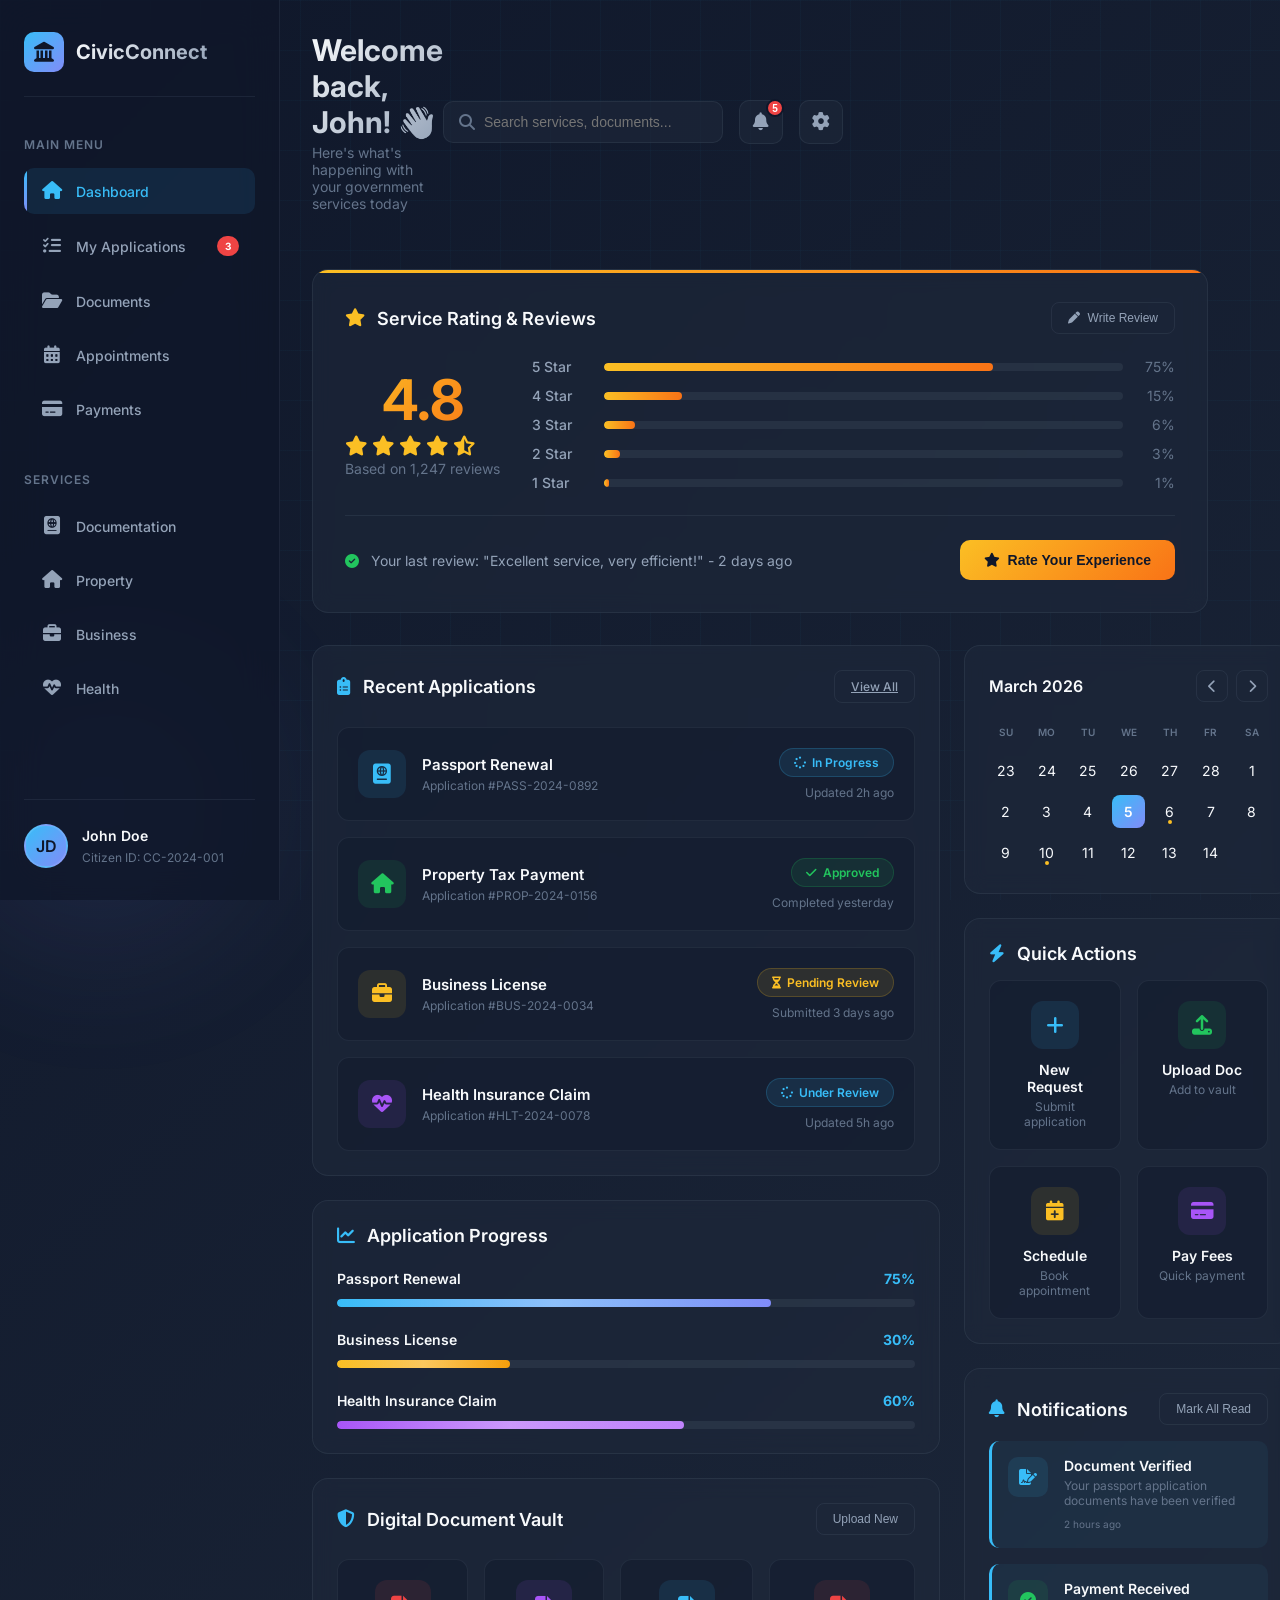
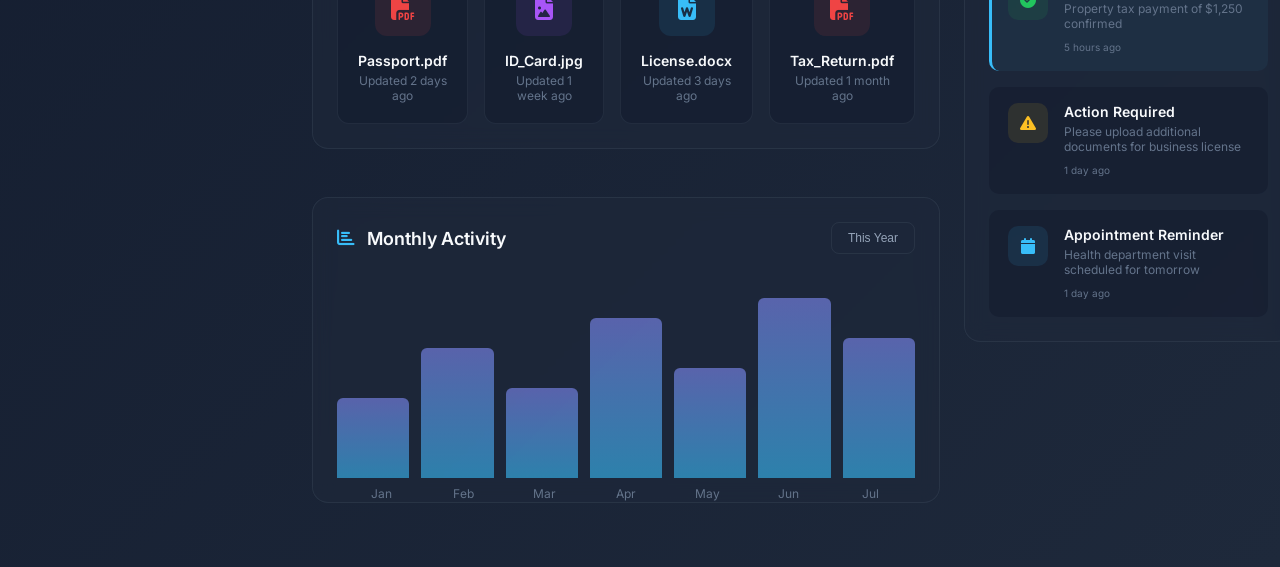
<file: dashboard.html>
<!DOCTYPE html>
<html lang="en">
<head>
    <meta charset="UTF-8">
    <meta name="viewport" content="width=device-width, initial-scale=1.0">
    <title>Citizen Dashboard - CivicConnect</title>
    <link href="https://fonts.googleapis.com/css2?family=Inter:wght@300;400;500;600;700&display=swap" rel="stylesheet">
    <link rel="stylesheet" href="https://cdnjs.cloudflare.com/ajax/libs/font-awesome/6.4.0/css/all.min.css">
    <style>
        * {
            margin: 0;
            padding: 0;
            box-sizing: border-box;
        }

        :root {
            --primary-bg: #0f172a;
            --secondary-bg: #1e293b;
            --card-bg: rgba(30, 41, 59, 0.6);
            --accent-blue: #38bdf8;
            --accent-purple: #818cf8;
            --accent-green: #22c55e;
            --accent-yellow: #fbbf24;
            --accent-red: #ef4444;
            --accent-orange: #f97316;
            --text-primary: #f8fafc;
            --text-secondary: #94a3b8;
            --text-muted: #64748b;
            --border-color: rgba(148, 163, 184, 0.1);
        }

        body {
            font-family: 'Inter', sans-serif;
            background: linear-gradient(135deg, var(--primary-bg) 0%, var(--secondary-bg) 100%);
            min-height: 100vh;
            color: var(--text-primary);
            overflow-x: hidden;
        }

        /* Background Effects */
        .bg-grid {
            position: fixed;
            top: 0;
            left: 0;
            width: 100%;
            height: 100%;
            background-image: 
                linear-gradient(rgba(56, 189, 248, 0.03) 1px, transparent 1px),
                linear-gradient(90deg, rgba(56, 189, 248, 0.03) 1px, transparent 1px);
            background-size: 50px 50px;
            pointer-events: none;
            z-index: 0;
        }

        .glow-orb {
            position: fixed;
            border-radius: 50%;
            filter: blur(80px);
            opacity: 0.1;
            pointer-events: none;
            z-index: 0;
        }

        .glow-orb:nth-child(1) {
            width: 400px;
            height: 400px;
            background: var(--accent-blue);
            top: -100px;
            right: -100px;
        }

        .glow-orb:nth-child(2) {
            width: 300px;
            height: 300px;
            background: var(--accent-purple);
            bottom: -50px;
            left: -50px;
        }

        /* Layout */
        .dashboard-container {
            display: grid;
            grid-template-columns: 280px 1fr;
            min-height: 100vh;
            position: relative;
            z-index: 1;
        }

        /* Sidebar */
        .sidebar {
            background: rgba(15, 23, 42, 0.8);
            backdrop-filter: blur(20px);
            border-right: 1px solid var(--border-color);
            padding: 2rem 1.5rem;
            display: flex;
            flex-direction: column;
            position: fixed;
            height: 100vh;
            width: 280px;
            overflow-y: auto;
        }

        .sidebar-header {
            display: flex;
            align-items: center;
            gap: 0.75rem;
            margin-bottom: 2.5rem;
            padding-bottom: 1.5rem;
            border-bottom: 1px solid var(--border-color);
        }

        .logo-icon {
            width: 40px;
            height: 40px;
            background: linear-gradient(135deg, var(--accent-blue), var(--accent-purple));
            border-radius: 10px;
            display: flex;
            align-items: center;
            justify-content: center;
            color: var(--primary-bg);
            font-size: 1.25rem;
        }

        .logo-text {
            font-size: 1.25rem;
            font-weight: 700;
            background: linear-gradient(135deg, var(--text-primary), var(--text-secondary));
            -webkit-background-clip: text;
            -webkit-text-fill-color: transparent;
        }

        .nav-section {
            margin-bottom: 2rem;
        }

        .nav-title {
            font-size: 0.75rem;
            text-transform: uppercase;
            letter-spacing: 1px;
            color: var(--text-muted);
            margin-bottom: 1rem;
            font-weight: 600;
        }

        .nav-menu {
            list-style: none;
        }

        .nav-item {
            margin-bottom: 0.5rem;
        }

        .nav-link {
            display: flex;
            align-items: center;
            gap: 0.75rem;
            padding: 0.875rem 1rem;
            border-radius: 10px;
            color: var(--text-secondary);
            text-decoration: none;
            font-size: 0.875rem;
            font-weight: 500;
            transition: all 0.3s ease;
            position: relative;
            overflow: hidden;
        }

        .nav-link::before {
            content: '';
            position: absolute;
            left: 0;
            top: 0;
            width: 3px;
            height: 100%;
            background: linear-gradient(to bottom, var(--accent-blue), var(--accent-purple));
            opacity: 0;
            transition: opacity 0.3s ease;
        }

        .nav-link:hover, .nav-link.active {
            background: rgba(56, 189, 248, 0.1);
            color: var(--accent-blue);
        }

        .nav-link.active::before {
            opacity: 1;
        }

        .nav-link i {
            font-size: 1.125rem;
            width: 24px;
            text-align: center;
        }

        .nav-badge {
            margin-left: auto;
            background: var(--accent-red);
            color: white;
            font-size: 0.625rem;
            padding: 0.25rem 0.5rem;
            border-radius: 20px;
            font-weight: 700;
        }

        .user-profile {
            margin-top: auto;
            padding-top: 1.5rem;
            border-top: 1px solid var(--border-color);
            display: flex;
            align-items: center;
            gap: 0.875rem;
        }

        .user-avatar {
            width: 44px;
            height: 44px;
            border-radius: 50%;
            background: linear-gradient(135deg, var(--accent-blue), var(--accent-purple));
            display: flex;
            align-items: center;
            justify-content: center;
            font-weight: 600;
            color: var(--primary-bg);
            border: 2px solid rgba(255, 255, 255, 0.1);
        }

        .user-info h4 {
            font-size: 0.875rem;
            font-weight: 600;
            color: var(--text-primary);
            margin-bottom: 0.125rem;
        }

        .user-info span {
            font-size: 0.75rem;
            color: var(--text-muted);
        }

        /* Main Content */
        .main-content {
            margin-left: 280px;
            padding: 2rem;
            min-height: 100vh;
        }

        /* Top Header */
        .top-header {
            display: flex;
            justify-content: space-between;
            align-items: center;
            margin-bottom: 2rem;
            padding-bottom: 1.5rem;
            border-bottom: 1px solid var(--border-color);
        }

        .page-title h1 {
            font-size: 1.875rem;
            font-weight: 700;
            margin-bottom: 0.25rem;
            background: linear-gradient(135deg, var(--text-primary), var(--text-secondary));
            -webkit-background-clip: text;
            -webkit-text-fill-color: transparent;
        }

        .page-title p {
            color: var(--text-muted);
            font-size: 0.875rem;
        }

        .header-actions {
            display: flex;
            align-items: center;
            gap: 1rem;
        }

        .search-box {
            position: relative;
        }

        .search-box input {
            background: var(--card-bg);
            border: 1px solid var(--border-color);
            border-radius: 10px;
            padding: 0.75rem 1rem 0.75rem 2.5rem;
            color: var(--text-primary);
            width: 280px;
            font-size: 0.875rem;
            transition: all 0.3s ease;
        }

        .search-box input:focus {
            outline: none;
            border-color: var(--accent-blue);
            background: rgba(30, 41, 59, 0.8);
        }

        .search-box i {
            position: absolute;
            left: 1rem;
            top: 50%;
            transform: translateY(-50%);
            color: var(--text-muted);
        }

        .icon-btn {
            width: 44px;
            height: 44px;
            border-radius: 10px;
            background: var(--card-bg);
            border: 1px solid var(--border-color);
            color: var(--text-secondary);
            display: flex;
            align-items: center;
            justify-content: center;
            cursor: pointer;
            transition: all 0.3s ease;
            position: relative;
            font-size: 1.125rem;
        }

        .icon-btn:hover {
            background: rgba(56, 189, 248, 0.1);
            color: var(--accent-blue);
            border-color: rgba(56, 189, 248, 0.3);
        }

        .notification-badge {
            position: absolute;
            top: -2px;
            right: -2px;
            width: 18px;
            height: 18px;
            background: var(--accent-red);
            border-radius: 50%;
            font-size: 0.625rem;
            display: flex;
            align-items: center;
            justify-content: center;
            color: white;
            font-weight: 700;
            border: 2px solid var(--primary-bg);
        }

        /* Rating Section */
        .rating-section {
            background: var(--card-bg);
            backdrop-filter: blur(10px);
            border: 1px solid var(--border-color);
            border-radius: 16px;
            padding: 2rem;
            margin-bottom: 2rem;
            position: relative;
            overflow: hidden;
            width: 70vw;
        }

        .rating-section::before {
            content: '';
            position: absolute;
            top: 0;
            left: 0;
            width: 100%;
            height: 3px;
            background: linear-gradient(90deg, var(--accent-yellow), var(--accent-orange));
        }

        .rating-header {
            display: flex;
            justify-content: space-between;
            align-items: center;
            margin-bottom: 1.5rem;
        }

        .rating-title {
            font-size: 1.125rem;
            font-weight: 600;
            color: var(--text-primary);
            display: flex;
            align-items: center;
            gap: 0.75rem;
        }

        .rating-title i {
            color: var(--accent-yellow);
        }

        .rating-summary {
            display: flex;
            align-items: center;
            gap: 2rem;
        }

        .rating-score {
            text-align: center;
        }

        .rating-big {
            font-size: 3.5rem;
            font-weight: 700;
            background: linear-gradient(135deg, var(--accent-yellow), var(--accent-orange));
            -webkit-background-clip: text;
            -webkit-text-fill-color: transparent;
            line-height: 1;
        }

        .rating-stars {
            display: flex;
            gap: 0.25rem;
            margin-top: 0.5rem;
            font-size: 1.25rem;
            color: var(--accent-yellow);
        }

        .rating-count {
            font-size: 0.875rem;
            color: var(--text-muted);
            margin-top: 0.25rem;
        }

        .rating-breakdown {
            flex: 1;
            display: flex;
            flex-direction: column;
            gap: 0.75rem;
        }

        .rating-bar-item {
            display: flex;
            align-items: center;
            gap: 0.75rem;
        }

        .rating-label {
            font-size: 0.875rem;
            color: var(--text-secondary);
            width: 60px;
            font-weight: 500;
        }

        .rating-bar {
            flex: 1;
            height: 8px;
            background: rgba(148, 163, 184, 0.1);
            border-radius: 4px;
            overflow: hidden;
        }

        .rating-fill {
            height: 100%;
            border-radius: 4px;
            background: linear-gradient(90deg, var(--accent-yellow), var(--accent-orange));
            transition: width 0.6s ease;
        }

        .rating-percent {
            font-size: 0.875rem;
            color: var(--text-muted);
            width: 40px;
            text-align: right;
        }

        .rating-action {
            margin-top: 1.5rem;
            padding-top: 1.5rem;
            border-top: 1px solid var(--border-color);
            display: flex;
            justify-content: space-between;
            align-items: center;
        }

        .rating-text {
            font-size: 0.875rem;
            color: var(--text-secondary);
        }

        .btn-primary {
            padding: 0.75rem 1.5rem;
            border-radius: 10px;
            font-size: 0.875rem;
            font-weight: 600;
            cursor: pointer;
            transition: all 0.3s ease;
            border: none;
            background: linear-gradient(135deg, var(--accent-yellow), var(--accent-orange));
            color: var(--primary-bg);
            display: flex;
            align-items: center;
            gap: 0.5rem;
        }

        .btn-primary:hover {
            transform: translateY(-2px);
            box-shadow: 0 10px 30px rgba(249, 115, 22, 0.3);
        }

        /* Dashboard Grid */
        .dashboard-grid {
            display: grid;
            grid-template-columns: 2fr 1fr;
            gap: 1.5rem;
            margin-bottom: 2rem;
        }

        /* Main Panel */
        .main-panel {
            display: flex;
            flex-direction: column;
            gap: 1.5rem;
        }

        .panel-card {
            background: var(--card-bg);
            backdrop-filter: blur(10px);
            border: 1px solid var(--border-color);
            border-radius: 16px;
            padding: 1.5rem;
        }

        .panel-header {
            display: flex;
            justify-content: space-between;
            align-items: center;
            margin-bottom: 1.5rem;
        }

        .panel-title {
            font-size: 1.125rem;
            font-weight: 600;
            color: var(--text-primary);
            display: flex;
            align-items: center;
            gap: 0.75rem;
        }

        .panel-title i {
            color: var(--accent-blue);
        }

        .panel-actions {
            display: flex;
            gap: 0.5rem;
        }

        .btn-sm {
            padding: 0.5rem 1rem;
            border-radius: 8px;
            font-size: 0.75rem;
            font-weight: 500;
            cursor: pointer;
            transition: all 0.3s ease;
            border: none;
            display: flex;
            align-items: center;
            gap: 0.5rem;
        }

        .btn-outline {
            background: transparent;
            border: 1px solid var(--border-color);
            color: var(--text-secondary);
        }

        .btn-outline:hover {
            border-color: var(--accent-blue);
            color: var(--accent-blue);
            background: rgba(56, 189, 248, 0.1);
        }

        /* Application List */
        .app-list {
            display: flex;
            flex-direction: column;
            gap: 1rem;
        }

        .app-item {
            display: flex;
            align-items: center;
            gap: 1rem;
            padding: 1.25rem;
            background: rgba(15, 23, 42, 0.4);
            border: 1px solid var(--border-color);
            border-radius: 12px;
            transition: all 0.3s ease;
            cursor: pointer;
        }

        .app-item:hover {
            border-color: rgba(56, 189, 248, 0.3);
            transform: translateX(4px);
            background: rgba(56, 189, 248, 0.05);
        }

        .app-icon {
            width: 48px;
            height: 48px;
            border-radius: 12px;
            display: flex;
            align-items: center;
            justify-content: center;
            font-size: 1.25rem;
            background: rgba(56, 189, 248, 0.1);
            color: var(--accent-blue);
        }

        .app-info {
            flex: 1;
        }

        .app-info h4 {
            font-size: 0.9375rem;
            font-weight: 600;
            color: var(--text-primary);
            margin-bottom: 0.25rem;
        }

        .app-info p {
            font-size: 0.75rem;
            color: var(--text-muted);
        }

        .app-meta {
            text-align: right;
        }

        .app-status {
            display: inline-flex;
            align-items: center;
            gap: 0.375rem;
            padding: 0.375rem 0.875rem;
            border-radius: 20px;
            font-size: 0.75rem;
            font-weight: 600;
            margin-bottom: 0.5rem;
        }

        .status-pending {
            background: rgba(251, 191, 36, 0.1);
            color: var(--accent-yellow);
            border: 1px solid rgba(251, 191, 36, 0.2);
        }

        .status-progress {
            background: rgba(56, 189, 248, 0.1);
            color: var(--accent-blue);
            border: 1px solid rgba(56, 189, 248, 0.2);
        }

        .status-approved {
            background: rgba(34, 197, 94, 0.1);
            color: var(--accent-green);
            border: 1px solid rgba(34, 197, 94, 0.2);
        }

        .app-date {
            font-size: 0.75rem;
            color: var(--text-muted);
        }

        /* Progress Tracker */
        .progress-list {
            display: flex;
            flex-direction: column;
            gap: 1.5rem;
        }

        .progress-item {
            position: relative;
        }

        .progress-header {
            display: flex;
            justify-content: space-between;
            align-items: center;
            margin-bottom: 0.75rem;
        }

        .progress-title {
            font-size: 0.875rem;
            font-weight: 600;
            color: var(--text-primary);
        }

        .progress-percent {
            font-size: 0.875rem;
            font-weight: 700;
            color: var(--accent-blue);
        }

        .progress-bar {
            height: 8px;
            background: rgba(148, 163, 184, 0.1);
            border-radius: 4px;
            overflow: hidden;
            position: relative;
        }

        .progress-fill {
            height: 100%;
            border-radius: 4px;
            background: linear-gradient(90deg, var(--accent-blue), var(--accent-purple));
            transition: width 0.6s ease;
            position: relative;
        }

        .progress-fill::after {
            content: '';
            position: absolute;
            top: 0;
            left: 0;
            right: 0;
            bottom: 0;
            background: linear-gradient(90deg, transparent, rgba(255,255,255,0.3), transparent);
            animation: shimmer 2s infinite;
        }

        @keyframes shimmer {
            0% { transform: translateX(-100%); }
            100% { transform: translateX(100%); }
        }

        /* Side Panel */
        .side-panel {
            display: flex;
            flex-direction: column;
            gap: 1.5rem;
        }

        /* Calendar Widget */
        .calendar-widget {
            background: var(--card-bg);
            backdrop-filter: blur(10px);
            border: 1px solid var(--border-color);
            border-radius: 16px;
            padding: 1.5rem;
        }

        .calendar-header {
            display: flex;
            justify-content: space-between;
            align-items: center;
            margin-bottom: 1rem;
        }

        .calendar-title {
            font-size: 1rem;
            font-weight: 600;
        }

        .calendar-nav {
            display: flex;
            gap: 0.5rem;
        }

        .calendar-nav button {
            width: 32px;
            height: 32px;
            border-radius: 8px;
            background: transparent;
            border: 1px solid var(--border-color);
            color: var(--text-secondary);
            cursor: pointer;
            transition: all 0.3s ease;
        }

        .calendar-nav button:hover {
            background: rgba(56, 189, 248, 0.1);
            color: var(--accent-blue);
        }

        .calendar-grid {
            display: grid;
            grid-template-columns: repeat(7, 1fr);
            gap: 0.5rem;
            text-align: center;
        }

        .calendar-day {
            font-size: 0.625rem;
            color: var(--text-muted);
            padding: 0.5rem;
            font-weight: 600;
            text-transform: uppercase;
        }

        .calendar-date {
            aspect-ratio: 1;
            display: flex;
            align-items: center;
            justify-content: center;
            border-radius: 8px;
            font-size: 0.875rem;
            cursor: pointer;
            transition: all 0.3s ease;
            position: relative;
        }

        .calendar-date:hover {
            background: rgba(56, 189, 248, 0.1);
            color: var(--accent-blue);
        }

        .calendar-date.active {
            background: linear-gradient(135deg, var(--accent-blue), var(--accent-purple));
            color: white;
            font-weight: 600;
        }

        .calendar-date.has-event::after {
            content: '';
            position: absolute;
            bottom: 4px;
            width: 4px;
            height: 4px;
            border-radius: 50%;
            background: var(--accent-yellow);
        }

        /* Quick Actions */
        .quick-actions {
            background: var(--card-bg);
            backdrop-filter: blur(10px);
            border: 1px solid var(--border-color);
            border-radius: 16px;
            padding: 1.5rem;
        }

        .actions-grid {
            display: grid;
            grid-template-columns: repeat(2, 1fr);
            gap: 1rem;
        }

        .action-card {
            background: rgba(15, 23, 42, 0.4);
            border: 1px solid var(--border-color);
            border-radius: 12px;
            padding: 1.25rem;
            text-align: center;
            cursor: pointer;
            transition: all 0.3s ease;
            text-decoration: none;
            color: inherit;
        }

        .action-card:hover {
            border-color: rgba(56, 189, 248, 0.3);
            transform: translateY(-4px);
            background: rgba(56, 189, 248, 0.05);
        }

        .action-icon {
            width: 48px;
            height: 48px;
            border-radius: 12px;
            display: flex;
            align-items: center;
            justify-content: center;
            margin: 0 auto 0.75rem;
            font-size: 1.25rem;
        }

        .action-icon.blue { background: rgba(56, 189, 248, 0.1); color: var(--accent-blue); }
        .action-icon.green { background: rgba(34, 197, 94, 0.1); color: var(--accent-green); }
        .action-icon.yellow { background: rgba(251, 191, 36, 0.1); color: var(--accent-yellow); }
        .action-icon.purple { background: rgba(168, 85, 247, 0.1); color: #a855f7; }

        .action-card h4 {
            font-size: 0.875rem;
            font-weight: 600;
            margin-bottom: 0.25rem;
        }

        .action-card p {
            font-size: 0.75rem;
            color: var(--text-muted);
        }

        /* Notifications */
        .notifications-panel {
            background: var(--card-bg);
            backdrop-filter: blur(10px);
            border: 1px solid var(--border-color);
            border-radius: 16px;
            padding: 1.5rem;
        }

        .notification-list {
            display: flex;
            flex-direction: column;
            gap: 1rem;
        }

        .notification-item {
            display: flex;
            gap: 1rem;
            padding: 1rem;
            background: rgba(15, 23, 42, 0.4);
            border-radius: 10px;
            border-left: 3px solid transparent;
            transition: all 0.3s ease;
        }

        .notification-item:hover {
            background: rgba(56, 189, 248, 0.05);
            border-left-color: var(--accent-blue);
        }

        .notification-item.unread {
            border-left-color: var(--accent-blue);
            background: rgba(56, 189, 248, 0.05);
        }

        .notification-icon {
            width: 40px;
            height: 40px;
            border-radius: 10px;
            display: flex;
            align-items: center;
            justify-content: center;
            font-size: 1rem;
            flex-shrink: 0;
        }

        .notification-icon.blue { background: rgba(56, 189, 248, 0.1); color: var(--accent-blue); }
        .notification-icon.green { background: rgba(34, 197, 94, 0.1); color: var(--accent-green); }
        .notification-icon.yellow { background: rgba(251, 191, 36, 0.1); color: var(--accent-yellow); }

        .notification-content h4 {
            font-size: 0.875rem;
            font-weight: 600;
            margin-bottom: 0.25rem;
            color: var(--text-primary);
        }

        .notification-content p {
            font-size: 0.75rem;
            color: var(--text-muted);
            margin-bottom: 0.25rem;
        }

        .notification-time {
            font-size: 0.625rem;
            color: var(--text-muted);
        }

        /* Documents Section */
        .documents-section {
            background: var(--card-bg);
            backdrop-filter: blur(10px);
            border: 1px solid var(--border-color);
            border-radius: 16px;
            padding: 1.5rem;
            margin-bottom: 1.5rem;
        }

        .documents-grid {
            display: grid;
            grid-template-columns: repeat(4, 1fr);
            gap: 1rem;
        }

        .doc-card {
            background: rgba(15, 23, 42, 0.4);
            border: 1px solid var(--border-color);
            border-radius: 12px;
            padding: 1.25rem;
            text-align: center;
            cursor: pointer;
            transition: all 0.3s ease;
        }

        .doc-card:hover {
            border-color: rgba(56, 189, 248, 0.3);
            transform: translateY(-4px);
        }

        .doc-icon {
            width: 56px;
            height: 56px;
            border-radius: 12px;
            display: flex;
            align-items: center;
            justify-content: center;
            margin: 0 auto 1rem;
            font-size: 1.5rem;
            background: rgba(239, 68, 68, 0.1);
            color: var(--accent-red);
        }

        .doc-icon.pdf { background: rgba(239, 68, 68, 0.1); color: var(--accent-red); }
        .doc-icon.img { background: rgba(168, 85, 247, 0.1); color: #a855f7; }
        .doc-icon.doc { background: rgba(56, 189, 248, 0.1); color: var(--accent-blue); }

        .doc-card h4 {
            font-size: 0.875rem;
            font-weight: 600;
            margin-bottom: 0.25rem;
        }

        .doc-card p {
            font-size: 0.75rem;
            color: var(--text-muted);
        }

        /* Activity Chart */
        .chart-container {
            height: 200px;
            position: relative;
            margin-top: 1rem;
        }

        .chart-bars {
            display: flex;
            align-items: flex-end;
            justify-content: space-between;
            height: 100%;
            gap: 0.75rem;
        }

        .chart-bar {
            flex: 1;
            background: linear-gradient(to top, var(--accent-blue), var(--accent-purple));
            border-radius: 6px 6px 0 0;
            opacity: 0.6;
            transition: all 0.3s ease;
            position: relative;
            cursor: pointer;
        }

        .chart-bar:hover {
            opacity: 1;
            transform: scaleY(1.05);
        }

        .chart-bar::after {
            content: attr(data-value);
            position: absolute;
            top: -20px;
            left: 50%;
            transform: translateX(-50%);
            font-size: 0.75rem;
            color: var(--text-secondary);
            opacity: 0;
            transition: opacity 0.3s ease;
        }

        .chart-bar:hover::after {
            opacity: 1;
        }

        .chart-labels {
            display: flex;
            justify-content: space-between;
            margin-top: 0.5rem;
            padding: 0 0.25rem;
        }

        .chart-label {
            font-size: 0.75rem;
            color: var(--text-muted);
            flex: 1;
            text-align: center;
        }

        /* Mobile Menu Toggle */
        .mobile-toggle {
            display: none;
            position: fixed;
            top: 1rem;
            left: 1rem;
            z-index: 1000;
            width: 48px;
            height: 48px;
            border-radius: 12px;
            background: var(--card-bg);
            border: 1px solid var(--border-color);
            color: var(--text-primary);
            font-size: 1.25rem;
            cursor: pointer;
            backdrop-filter: blur(10px);
        }

        /* Rating Modal */
        .rating-modal {
            display: none;
            position: fixed;
            top: 0;
            left: 0;
            width: 100%;
            height: 100%;
            background: rgba(15, 23, 42, 0.9);
            backdrop-filter: blur(10px);
            z-index: 2000;
            justify-content: center;
            align-items: center;
        }

        .rating-modal.active {
            display: flex;
        }

        .rating-modal-content {
            background: var(--secondary-bg);
            border: 1px solid var(--border-color);
            border-radius: 20px;
            padding: 2.5rem;
            max-width: 500px;
            width: 90%;
            text-align: center;
            position: relative;
        }

        .rating-modal-close {
            position: absolute;
            top: 1rem;
            right: 1rem;
            width: 36px;
            height: 36px;
            border-radius: 50%;
            background: var(--card-bg);
            border: 1px solid var(--border-color);
            color: var(--text-secondary);
            cursor: pointer;
            transition: all 0.3s ease;
        }

        .rating-modal-close:hover {
            background: var(--accent-red);
            color: white;
        }

        .rating-modal h2 {
            font-size: 1.5rem;
            margin-bottom: 0.5rem;
        }

        .rating-modal p {
            color: var(--text-muted);
            margin-bottom: 2rem;
        }

        .star-rating {
            display: flex;
            justify-content: center;
            gap: 0.75rem;
            margin-bottom: 2rem;
        }

        .star-rating i {
            font-size: 2.5rem;
            color: var(--text-muted);
            cursor: pointer;
            transition: all 0.2s ease;
        }

        .star-rating i:hover,
        .star-rating i.active {
            color: var(--accent-yellow);
            transform: scale(1.1);
        }

        .rating-textarea {
            width: 100%;
            background: var(--card-bg);
            border: 1px solid var(--border-color);
            border-radius: 12px;
            padding: 1rem;
            color: var(--text-primary);
            font-family: inherit;
            resize: none;
            margin-bottom: 1.5rem;
        }

        .rating-textarea:focus {
            outline: none;
            border-color: var(--accent-yellow);
        }

        /* Responsive */
        @media (max-width: 1200px) {
            .dashboard-container {
                grid-template-columns: 1fr;
            }

            .sidebar {
                transform: translateX(-100%);
                transition: transform 0.3s ease;
                z-index: 999;
            }

            .sidebar.active {
                transform: translateX(0);
            }

            .main-content {
                margin-left: 0;
            }

            .mobile-toggle {
                display: flex;
                align-items: center;
                justify-content: center;
            }

            .rating-summary {
                flex-direction: column;
                gap: 1.5rem;
            }

            .dashboard-grid {
                grid-template-columns: 1fr;
            }

            .documents-grid {
                grid-template-columns: repeat(2, 1fr);
            }
        }

        @media (max-width: 768px) {
            .top-header {
                flex-direction: column;
                gap: 1rem;
                align-items: flex-start;
            }

            .search-box input {
                width: 200px;
            }

            .actions-grid {
                grid-template-columns: 1fr;
            }

            .rating-breakdown {
                width: 100%;
            }
        }

        /* Animations */
        @keyframes fadeIn {
            from { opacity: 0; transform: translateY(20px); }
            to { opacity: 1; transform: translateY(0); }
        }

        .rating-section, .panel-card, .calendar-widget, .quick-actions, .notifications-panel {
            animation: fadeIn 0.5s ease forwards;
        }

        .rating-section { animation-delay: 0.1s; }
    </style>
</head>
<body>
    <div class="bg-grid"></div>
    <div class="glow-orb"></div>
    <div class="glow-orb"></div>

    <button class="mobile-toggle" onclick="toggleSidebar()">
        <i class="fas fa-bars"></i>
    </button>

    <div class="dashboard-container">
        <!-- Sidebar -->
        <aside class="sidebar" id="sidebar">
            <div class="sidebar-header">
                <div class="logo-icon">
                    <i class="fas fa-landmark"></i>
                </div>
                <span class="logo-text">CivicConnect</span>
            </div>

            <div class="nav-section">
                <div class="nav-title">Main Menu</div>
                <ul class="nav-menu">
                    <li class="nav-item">
                        <a href="#" class="nav-link active">
                            <i class="fas fa-home"></i>
                            <span>Dashboard</span>
                        </a>
                    </li>
                    <li class="nav-item">
                        <a href="service-request-board.html" class="nav-link">
                            <i class="fas fa-tasks"></i>
                            <span>My Applications</span>
                            <span class="nav-badge">3</span>
                        </a>
                    </li>
                    <li class="nav-item">
                        <a href="#" class="nav-link">
                            <i class="fas fa-folder-open"></i>
                            <span>Documents</span>
                        </a>
                    </li>
                    <li class="nav-item">
                        <a href="#" class="nav-link">
                            <i class="fas fa-calendar-alt"></i>
                            <span>Appointments</span>
                        </a>
                    </li>
                    <li class="nav-item">
                        <a href="#" class="nav-link">
                            <i class="fas fa-credit-card"></i>
                            <span>Payments</span>
                        </a>
                    </li>
                </ul>
            </div>

            <div class="nav-section">
                <div class="nav-title">Services</div>
                <ul class="nav-menu">
                    <li class="nav-item">
                        <a href="#" class="nav-link">
                            <i class="fas fa-passport"></i>
                            <span>Documentation</span>
                        </a>
                    </li>
                    <li class="nav-item">
                        <a href="#" class="nav-link">
                            <i class="fas fa-home"></i>
                            <span>Property</span>
                        </a>
                    </li>
                    <li class="nav-item">
                        <a href="#" class="nav-link">
                            <i class="fas fa-briefcase"></i>
                            <span>Business</span>
                        </a>
                    </li>
                    <li class="nav-item">
                        <a href="#" class="nav-link">
                            <i class="fas fa-heartbeat"></i>
                            <span>Health</span>
                        </a>
                    </li>
                </ul>
            </div>

            <div class="user-profile">
                <div class="user-avatar">JD</div>
                <div class="user-info">
                    <h4>John Doe</h4>
                    <span>Citizen ID: CC-2024-001</span>
                </div>
            </div>
        </aside>

        <!-- Main Content -->
        <main class="main-content">
            <!-- Top Header -->
            <div class="top-header">
                <div class="page-title">
                    <h1>Welcome back, John! 👋</h1>
                    <p>Here's what's happening with your government services today</p>
                </div>
                <div class="header-actions">
                    <div class="search-box">
                        <i class="fas fa-search"></i>
                        <input type="text" placeholder="Search services, documents...">
                    </div>
                    <button class="icon-btn">
                        <i class="fas fa-bell"></i>
                        <span class="notification-badge">5</span>
                    </button>
                    <button class="icon-btn">
                        <i class="fas fa-cog"></i>
                    </button>
                </div>
            </div>

            <!-- Rating Section -->
            <div class="rating-section">
                <div class="rating-header">
                    <div class="rating-title">
                        <i class="fas fa-star"></i>
                        Service Rating & Reviews
                    </div>
                    <button class="btn-sm btn-outline" onclick="openRatingModal()">
                        <i class="fas fa-pen"></i>
                        Write Review
                    </button>
                </div>
                <div class="rating-summary">
                    <div class="rating-score">
                        <div class="rating-big">4.8</div>
                        <div class="rating-stars">
                            <i class="fas fa-star"></i>
                            <i class="fas fa-star"></i>
                            <i class="fas fa-star"></i>
                            <i class="fas fa-star"></i>
                            <i class="fas fa-star-half-alt"></i>
                        </div>
                        <div class="rating-count">Based on 1,247 reviews</div>
                    </div>
                    <div class="rating-breakdown">
                        <div class="rating-bar-item">
                            <span class="rating-label">5 Star</span>
                            <div class="rating-bar">
                                <div class="rating-fill" style="width: 75%;"></div>
                            </div>
                            <span class="rating-percent">75%</span>
                        </div>
                        <div class="rating-bar-item">
                            <span class="rating-label">4 Star</span>
                            <div class="rating-bar">
                                <div class="rating-fill" style="width: 15%;"></div>
                            </div>
                            <span class="rating-percent">15%</span>
                        </div>
                        <div class="rating-bar-item">
                            <span class="rating-label">3 Star</span>
                            <div class="rating-bar">
                                <div class="rating-fill" style="width: 6%;"></div>
                            </div>
                            <span class="rating-percent">6%</span>
                        </div>
                        <div class="rating-bar-item">
                            <span class="rating-label">2 Star</span>
                            <div class="rating-bar">
                                <div class="rating-fill" style="width: 3%;"></div>
                            </div>
                            <span class="rating-percent">3%</span>
                        </div>
                        <div class="rating-bar-item">
                            <span class="rating-label">1 Star</span>
                            <div class="rating-bar">
                                <div class="rating-fill" style="width: 1%;"></div>
                            </div>
                            <span class="rating-percent">1%</span>
                        </div>
                    </div>
                </div>
                <div class="rating-action">
                    <span class="rating-text">
                        <i class="fas fa-check-circle" style="color: var(--accent-green); margin-right: 0.5rem;"></i>
                        Your last review: "Excellent service, very efficient!" - 2 days ago
                    </span>
                    <button class="btn-primary" onclick="openRatingModal()">
                        <i class="fas fa-star"></i>
                        Rate Your Experience
                    </button>
                </div>
            </div>

            <!-- Dashboard Grid -->
            <div class="dashboard-grid">
                <!-- Main Panel -->
                <div class="main-panel">
                    <!-- Recent Applications -->
                    <div class="panel-card">
                        <div class="panel-header">
                            <div class="panel-title">
                                <i class="fas fa-clipboard-list"></i>
                                Recent Applications
                            </div>
                            <div class="panel-actions">
                                <a href="service-request-board.html" class="btn-sm btn-outline">View All</a>
                            </div>
                        </div>
                        <div class="app-list">
                            <div class="app-item">
                                <div class="app-icon">
                                    <i class="fas fa-passport"></i>
                                </div>
                                <div class="app-info">
                                    <h4>Passport Renewal</h4>
                                    <p>Application #PASS-2024-0892</p>
                                </div>
                                <div class="app-meta">
                                    <span class="app-status status-progress">
                                        <i class="fas fa-spinner fa-spin"></i>
                                        In Progress
                                    </span>
                                    <div class="app-date">Updated 2h ago</div>
                                </div>
                            </div>

                            <div class="app-item">
                                <div class="app-icon" style="background: rgba(34, 197, 94, 0.1); color: var(--accent-green);">
                                    <i class="fas fa-home"></i>
                                </div>
                                <div class="app-info">
                                    <h4>Property Tax Payment</h4>
                                    <p>Application #PROP-2024-0156</p>
                                </div>
                                <div class="app-meta">
                                    <span class="app-status status-approved">
                                        <i class="fas fa-check"></i>
                                        Approved
                                    </span>
                                    <div class="app-date">Completed yesterday</div>
                                </div>
                            </div>

                            <div class="app-item">
                                <div class="app-icon" style="background: rgba(251, 191, 36, 0.1); color: var(--accent-yellow);">
                                    <i class="fas fa-briefcase"></i>
                                </div>
                                <div class="app-info">
                                    <h4>Business License</h4>
                                    <p>Application #BUS-2024-0034</p>
                                </div>
                                <div class="app-meta">
                                    <span class="app-status status-pending">
                                        <i class="fas fa-hourglass-half"></i>
                                        Pending Review
                                    </span>
                                    <div class="app-date">Submitted 3 days ago</div>
                                </div>
                            </div>

                            <div class="app-item">
                                <div class="app-icon" style="background: rgba(168, 85, 247, 0.1); color: #a855f7;">
                                    <i class="fas fa-heartbeat"></i>
                                </div>
                                <div class="app-info">
                                    <h4>Health Insurance Claim</h4>
                                    <p>Application #HLT-2024-0078</p>
                                </div>
                                <div class="app-meta">
                                    <span class="app-status status-progress">
                                        <i class="fas fa-spinner fa-spin"></i>
                                        Under Review
                                    </span>
                                    <div class="app-date">Updated 5h ago</div>
                                </div>
                            </div>
                        </div>
                    </div>

                    <!-- Application Progress -->
                    <div class="panel-card">
                        <div class="panel-header">
                            <div class="panel-title">
                                <i class="fas fa-chart-line"></i>
                                Application Progress
                            </div>
                        </div>
                        <div class="progress-list">
                            <div class="progress-item">
                                <div class="progress-header">
                                    <span class="progress-title">Passport Renewal</span>
                                    <span class="progress-percent">75%</span>
                                </div>
                                <div class="progress-bar">
                                    <div class="progress-fill" style="width: 75%;"></div>
                                </div>
                            </div>
                            <div class="progress-item">
                                <div class="progress-header">
                                    <span class="progress-title">Business License</span>
                                    <span class="progress-percent">30%</span>
                                </div>
                                <div class="progress-bar">
                                    <div class="progress-fill" style="width: 30%; background: linear-gradient(90deg, var(--accent-yellow), #f59e0b);"></div>
                                </div>
                            </div>
                            <div class="progress-item">
                                <div class="progress-header">
                                    <span class="progress-title">Health Insurance Claim</span>
                                    <span class="progress-percent">60%</span>
                                </div>
                                <div class="progress-bar">
                                    <div class="progress-fill" style="width: 60%; background: linear-gradient(90deg, #a855f7, #c084fc);"></div>
                                </div>
                            </div>
                        </div>
                    </div>

                    <!-- Documents Vault -->
                    <div class="documents-section">
                        <div class="panel-header">
                            <div class="panel-title">
                                <i class="fas fa-shield-alt"></i>
                                Digital Document Vault
                            </div>
                            <div class="panel-actions">
                                <button class="btn-sm btn-outline">Upload New</button>
                            </div>
                        </div>
                        <div class="documents-grid">
                            <div class="doc-card">
                                <div class="doc-icon pdf">
                                    <i class="fas fa-file-pdf"></i>
                                </div>
                                <h4>Passport.pdf</h4>
                                <p>Updated 2 days ago</p>
                            </div>
                            <div class="doc-card">
                                <div class="doc-icon img">
                                    <i class="fas fa-file-image"></i>
                                </div>
                                <h4>ID_Card.jpg</h4>
                                <p>Updated 1 week ago</p>
                            </div>
                            <div class="doc-card">
                                <div class="doc-icon doc">
                                    <i class="fas fa-file-word"></i>
                                </div>
                                <h4>License.docx</h4>
                                <p>Updated 3 days ago</p>
                            </div>
                            <div class="doc-card">
                                <div class="doc-icon pdf">
                                    <i class="fas fa-file-pdf"></i>
                                </div>
                                <h4>Tax_Return.pdf</h4>
                                <p>Updated 1 month ago</p>
                            </div>
                        </div>
                    </div>

                    <!-- Activity Chart -->
                    <div class="panel-card">
                        <div class="panel-header">
                            <div class="panel-title">
                                <i class="fas fa-chart-bar"></i>
                                Monthly Activity
                            </div>
                            <div class="panel-actions">
                                <button class="btn-sm btn-outline">This Year</button>
                            </div>
                        </div>
                        <div class="chart-container">
                            <div class="chart-bars">
                                <div class="chart-bar" style="height: 40%;" data-value="4"></div>
                                <div class="chart-bar" style="height: 65%;" data-value="7"></div>
                                <div class="chart-bar" style="height: 45%;" data-value="5"></div>
                                <div class="chart-bar" style="height: 80%;" data-value="9"></div>
                                <div class="chart-bar" style="height: 55%;" data-value="6"></div>
                                <div class="chart-bar" style="height: 90%;" data-value="10"></div>
                                <div class="chart-bar" style="height: 70%;" data-value="8"></div>
                            </div>
                            <div class="chart-labels">
                                <span class="chart-label">Jan</span>
                                <span class="chart-label">Feb</span>
                                <span class="chart-label">Mar</span>
                                <span class="chart-label">Apr</span>
                                <span class="chart-label">May</span>
                                <span class="chart-label">Jun</span>
                                <span class="chart-label">Jul</span>
                            </div>
                        </div>
                    </div>
                </div>

                <!-- Side Panel -->
                <div class="side-panel">
                    <!-- Calendar -->
                    <div class="calendar-widget">
                        <div class="calendar-header">
                            <div class="calendar-title">March 2026</div>
                            <div class="calendar-nav">
                                <button><i class="fas fa-chevron-left"></i></button>
                                <button><i class="fas fa-chevron-right"></i></button>
                            </div>
                        </div>
                        <div class="calendar-grid">
                            <div class="calendar-day">Su</div>
                            <div class="calendar-day">Mo</div>
                            <div class="calendar-day">Tu</div>
                            <div class="calendar-day">We</div>
                            <div class="calendar-day">Th</div>
                            <div class="calendar-day">Fr</div>
                            <div class="calendar-day">Sa</div>
                            
                            <div class="calendar-date">23</div>
                            <div class="calendar-date">24</div>
                            <div class="calendar-date">25</div>
                            <div class="calendar-date">26</div>
                            <div class="calendar-date">27</div>
                            <div class="calendar-date">28</div>
                            <div class="calendar-date">1</div>
                            <div class="calendar-date">2</div>
                            <div class="calendar-date">3</div>
                            <div class="calendar-date">4</div>
                            <div class="calendar-date active">5</div>
                            <div class="calendar-date has-event">6</div>
                            <div class="calendar-date">7</div>
                            <div class="calendar-date">8</div>
                            <div class="calendar-date">9</div>
                            <div class="calendar-date has-event">10</div>
                            <div class="calendar-date">11</div>
                            <div class="calendar-date">12</div>
                            <div class="calendar-date">13</div>
                            <div class="calendar-date">14</div>
                        </div>
                    </div>

                    <!-- Quick Actions -->
                    <div class="quick-actions">
                        <div class="panel-header" style="margin-bottom: 1rem;">
                            <div class="panel-title">
                                <i class="fas fa-bolt"></i>
                                Quick Actions
                            </div>
                        </div>
                        <div class="actions-grid">
                            <a href="#" class="action-card">
                                <div class="action-icon blue">
                                    <i class="fas fa-plus"></i>
                                </div>
                                <h4>New Request</h4>
                                <p>Submit application</p>
                            </a>
                            <a href="#" class="action-card">
                                <div class="action-icon green">
                                    <i class="fas fa-upload"></i>
                                </div>
                                <h4>Upload Doc</h4>
                                <p>Add to vault</p>
                            </a>
                            <a href="#" class="action-card">
                                <div class="action-icon yellow">
                                    <i class="fas fa-calendar-plus"></i>
                                </div>
                                <h4>Schedule</h4>
                                <p>Book appointment</p>
                            </a>
                            <a href="#" class="action-card">
                                <div class="action-icon purple">
                                    <i class="fas fa-credit-card"></i>
                                </div>
                                <h4>Pay Fees</h4>
                                <p>Quick payment</p>
                            </a>
                        </div>
                    </div>

                    <!-- Notifications -->
                    <div class="notifications-panel">
                        <div class="panel-header" style="margin-bottom: 1rem;">
                            <div class="panel-title">
                                <i class="fas fa-bell"></i>
                                Notifications
                            </div>
                            <div class="panel-actions">
                                <button class="btn-sm btn-outline">Mark All Read</button>
                            </div>
                        </div>
                        <div class="notification-list">
                            <div class="notification-item unread">
                                <div class="notification-icon blue">
                                    <i class="fas fa-file-signature"></i>
                                </div>
                                <div class="notification-content">
                                    <h4>Document Verified</h4>
                                    <p>Your passport application documents have been verified</p>
                                    <span class="notification-time">2 hours ago</span>
                                </div>
                            </div>
                            <div class="notification-item unread">
                                <div class="notification-icon green">
                                    <i class="fas fa-check-circle"></i>
                                </div>
                                <div class="notification-content">
                                    <h4>Payment Received</h4>
                                    <p>Property tax payment of $1,250 confirmed</p>
                                    <span class="notification-time">5 hours ago</span>
                                </div>
                            </div>
                            <div class="notification-item">
                                <div class="notification-icon yellow">
                                    <i class="fas fa-exclamation-triangle"></i>
                                </div>
                                <div class="notification-content">
                                    <h4>Action Required</h4>
                                    <p>Please upload additional documents for business license</p>
                                    <span class="notification-time">1 day ago</span>
                                </div>
                            </div>
                            <div class="notification-item">
                                <div class="notification-icon blue">
                                    <i class="fas fa-calendar"></i>
                                </div>
                                <div class="notification-content">
                                    <h4>Appointment Reminder</h4>
                                    <p>Health department visit scheduled for tomorrow</p>
                                    <span class="notification-time">1 day ago</span>
                                </div>
                            </div>
                        </div>
                    </div>
                </div>
            </div>
        </main>
    </div>

    <!-- Rating Modal -->
    <div class="rating-modal" id="ratingModal">
        <div class="rating-modal-content">
            <button class="rating-modal-close" onclick="closeRatingModal()">
                <i class="fas fa-times"></i>
            </button>
            <h2>Rate Your Experience</h2>
            <p>How would you rate the service you received?</p>
            <div class="star-rating" id="starRating">
                <i class="far fa-star" data-rating="1"></i>
                <i class="far fa-star" data-rating="2"></i>
                <i class="far fa-star" data-rating="3"></i>
                <i class="far fa-star" data-rating="4"></i>
                <i class="far fa-star" data-rating="5"></i>
            </div>
            <textarea class="rating-textarea" rows="4" placeholder="Share your experience (optional)..."></textarea>
            <button class="btn-primary" onclick="submitRating()">
                <i class="fas fa-paper-plane"></i>
                Submit Review
            </button>
        </div>
    </div>

    <script>
        // Mobile Sidebar Toggle
        function toggleSidebar() {
            document.getElementById('sidebar').classList.toggle('active');
        }

        // Close sidebar when clicking outside on mobile
        document.addEventListener('click', (e) => {
            const sidebar = document.getElementById('sidebar');
            const toggle = document.querySelector('.mobile-toggle');
            
            if (window.innerWidth <= 1200 && 
                !sidebar.contains(e.target) && 
                !toggle.contains(e.target) && 
                sidebar.classList.contains('active')) {
                sidebar.classList.remove('active');
            }
        });

        // Animate progress bars on load
        window.addEventListener('load', () => {
            const progressFills = document.querySelectorAll('.progress-fill');
            progressFills.forEach(fill => {
                const width = fill.style.width;
                fill.style.width = '0';
                setTimeout(() => {
                    fill.style.width = width;
                }, 300);
            });

            // Animate rating bars
            const ratingFills = document.querySelectorAll('.rating-fill');
            ratingFills.forEach(fill => {
                const width = fill.style.width;
                fill.style.width = '0';
                setTimeout(() => {
                    fill.style.width = width;
                }, 500);
            });
        });

        // Chart bar animations
        const chartBars = document.querySelectorAll('.chart-bar');
        chartBars.forEach((bar, index) => {
            const height = bar.style.height;
            bar.style.height = '0';
            setTimeout(() => {
                bar.style.height = height;
            }, 500 + (index * 100));
        });

        // Notification item click
        document.querySelectorAll('.notification-item').forEach(item => {
            item.addEventListener('click', () => {
                item.classList.remove('unread');
            });
        });

        // Calendar date selection
        document.querySelectorAll('.calendar-date').forEach(date => {
            date.addEventListener('click', () => {
                document.querySelectorAll('.calendar-date').forEach(d => d.classList.remove('active'));
                date.classList.add('active');
            });
        });

        // Search functionality
        document.querySelector('.search-box input').addEventListener('input', (e) => {
            const searchTerm = e.target.value.toLowerCase();
            console.log('Searching for:', searchTerm);
        });

        // Rating Modal Functions
        function openRatingModal() {
            document.getElementById('ratingModal').classList.add('active');
        }

        function closeRatingModal() {
            document.getElementById('ratingModal').classList.remove('active');
            resetStars();
        }

        // Star Rating Interaction
        const stars = document.querySelectorAll('#starRating i');
        let currentRating = 0;

        stars.forEach(star => {
            star.addEventListener('click', () => {
                const rating = parseInt(star.getAttribute('data-rating'));
                currentRating = rating;
                updateStars(rating);
            });

            star.addEventListener('mouseover', () => {
                const rating = parseInt(star.getAttribute('data-rating'));
                updateStars(rating);
            });
        });

        document.getElementById('starRating').addEventListener('mouseleave', () => {
            updateStars(currentRating);
        });

        function updateStars(rating) {
            stars.forEach(star => {
                const starRating = parseInt(star.getAttribute('data-rating'));
                if (starRating <= rating) {
                    star.classList.remove('far');
                    star.classList.add('fas', 'active');
                } else {
                    star.classList.remove('fas', 'active');
                    star.classList.add('far');
                }
            });
        }

        function resetStars() {
            currentRating = 0;
            updateStars(0);
            document.querySelector('.rating-textarea').value = '';
        }

        function submitRating() {
            if (currentRating === 0) {
                alert('Please select a rating');
                return;
            }
            alert(`Thank you for your ${currentRating}-star rating!`);
            closeRatingModal();
        }

        // Close modal on outside click
        document.getElementById('ratingModal').addEventListener('click', (e) => {
            if (e.target === document.getElementById('ratingModal')) {
                closeRatingModal();
            }
        });
    </script>
</body>
</html>
</file>
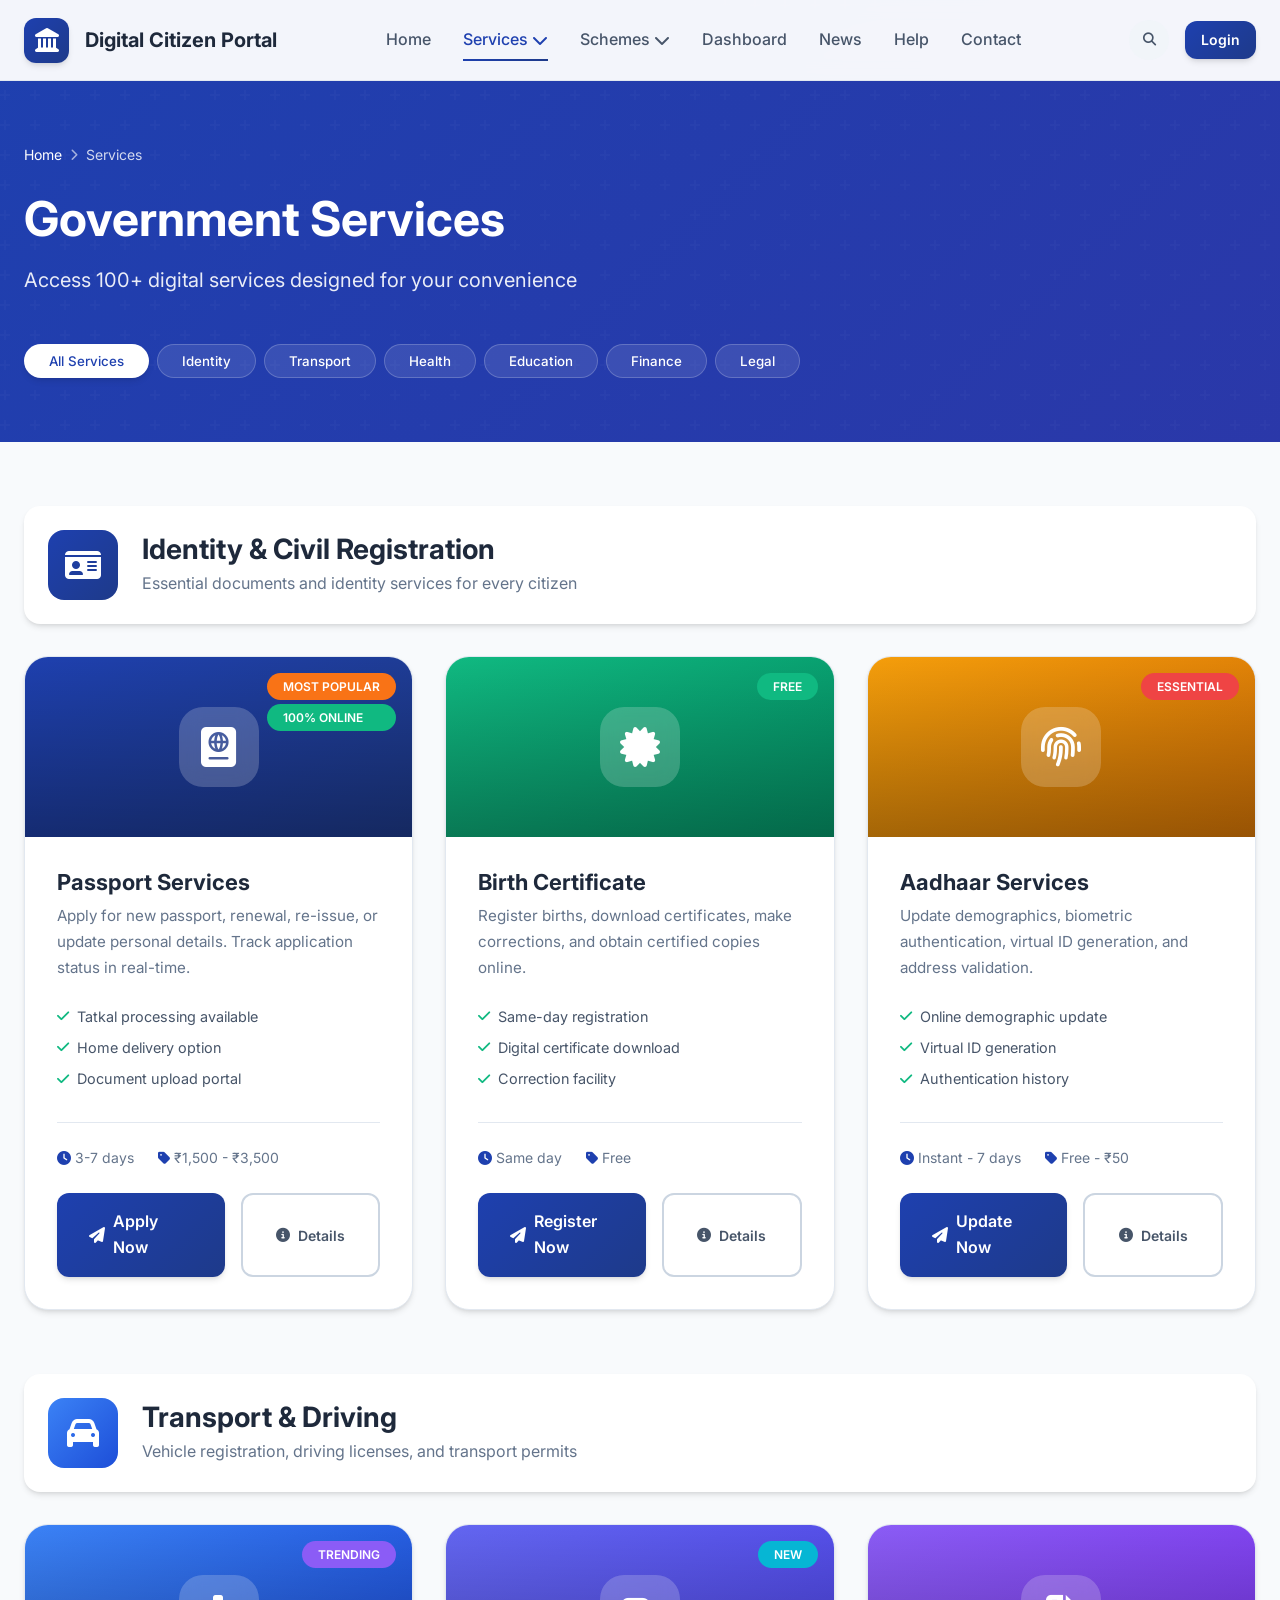
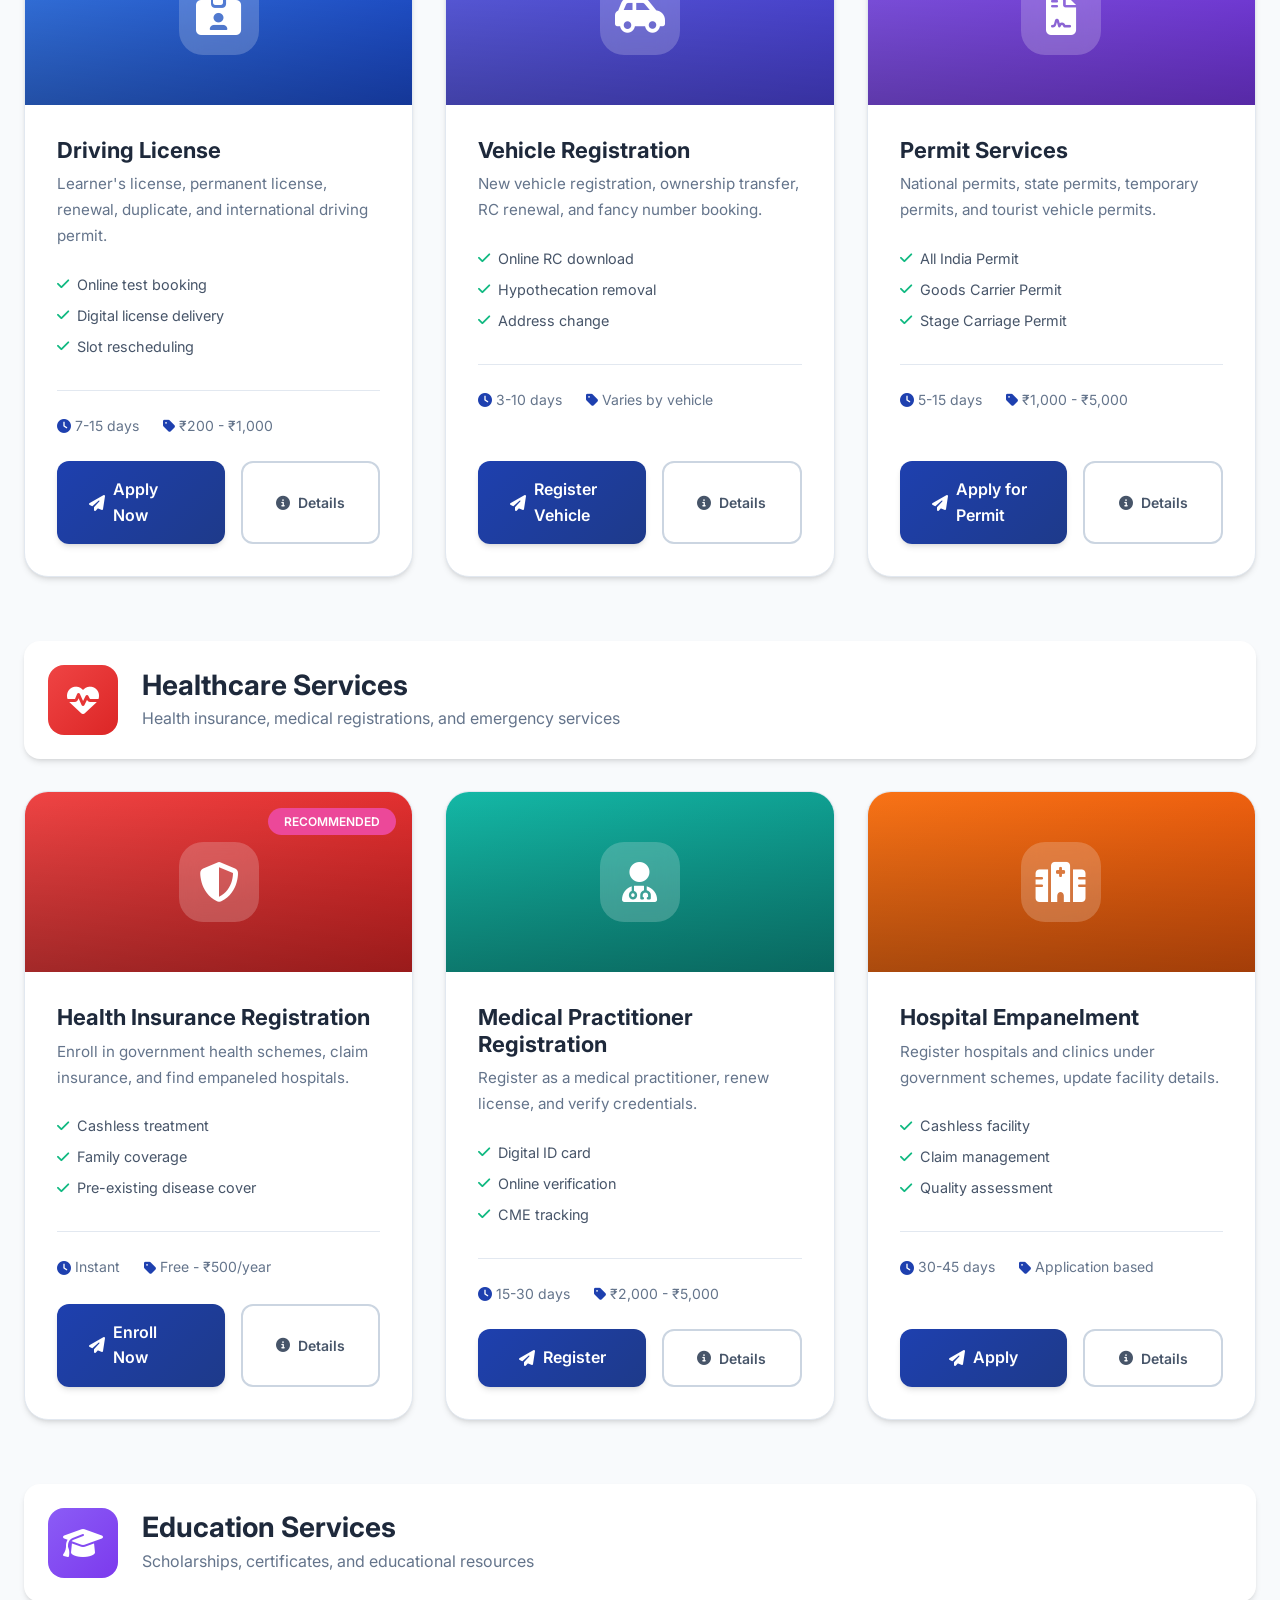
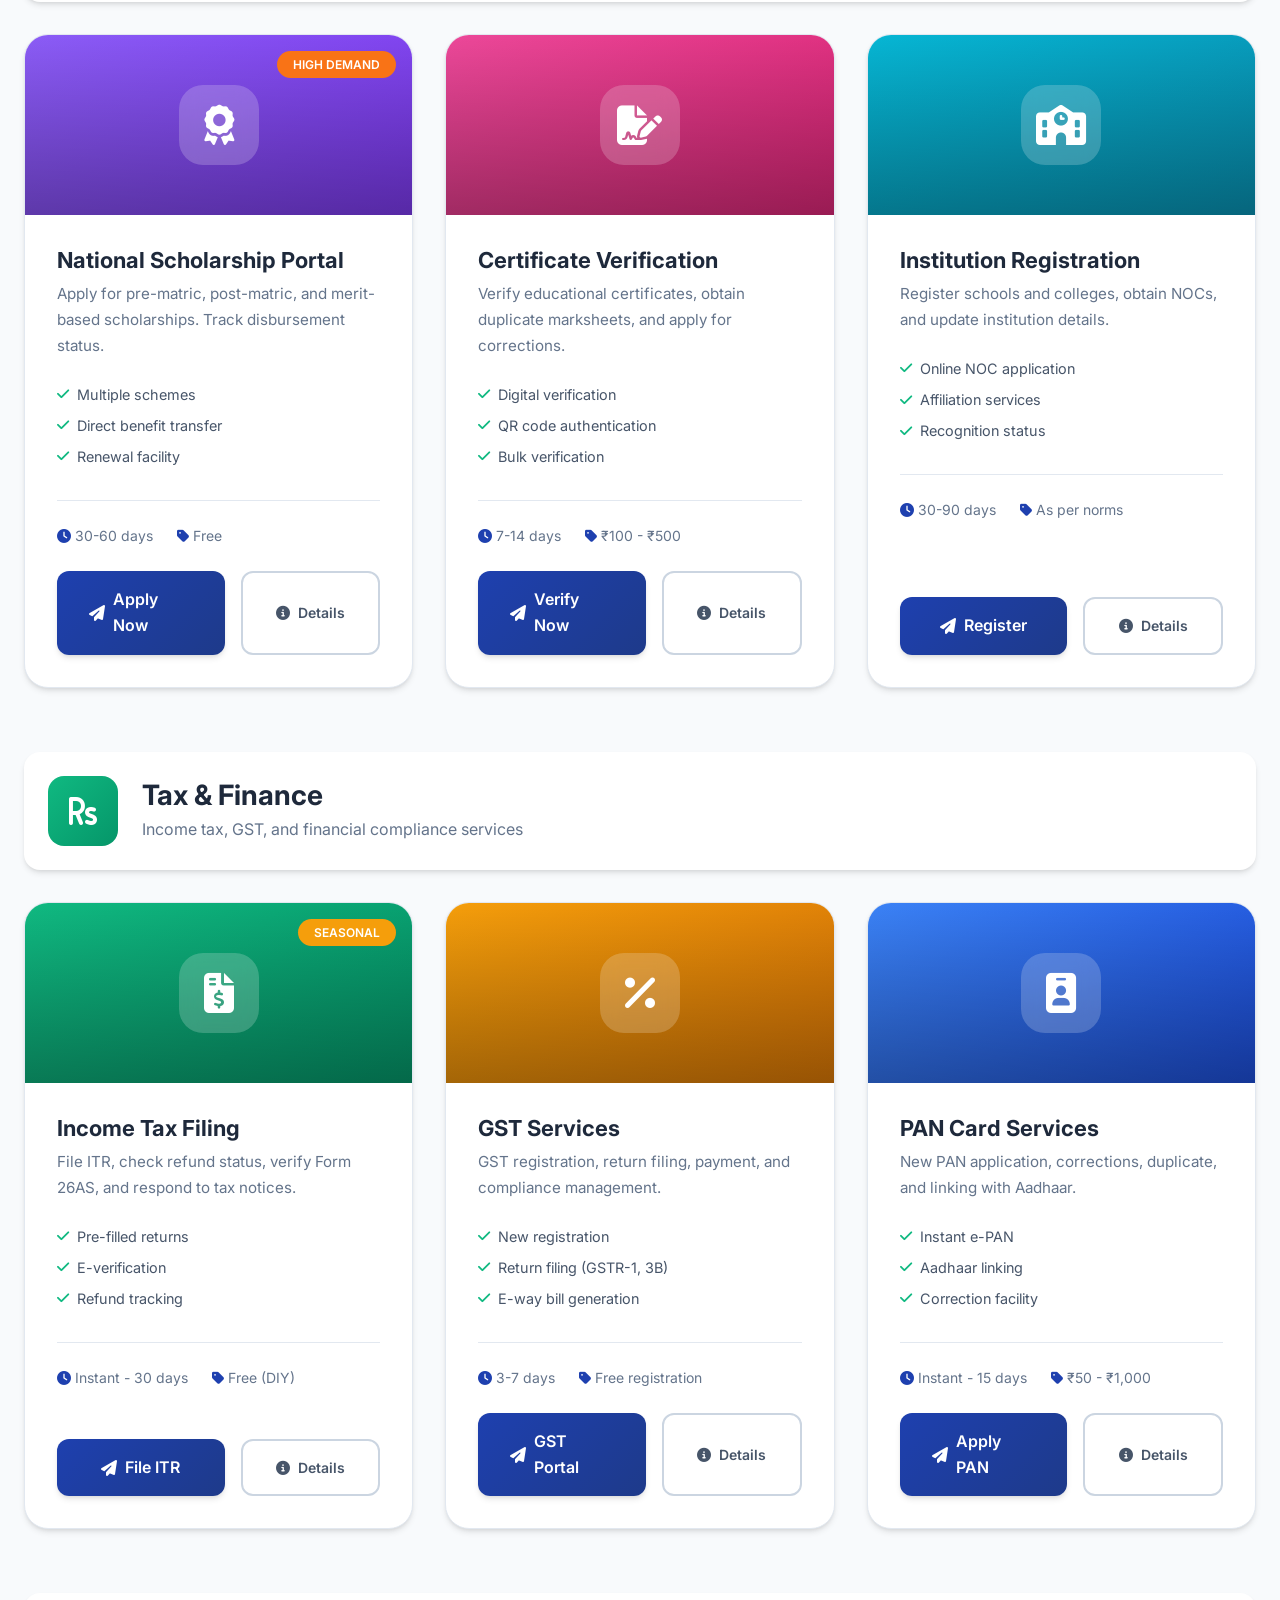
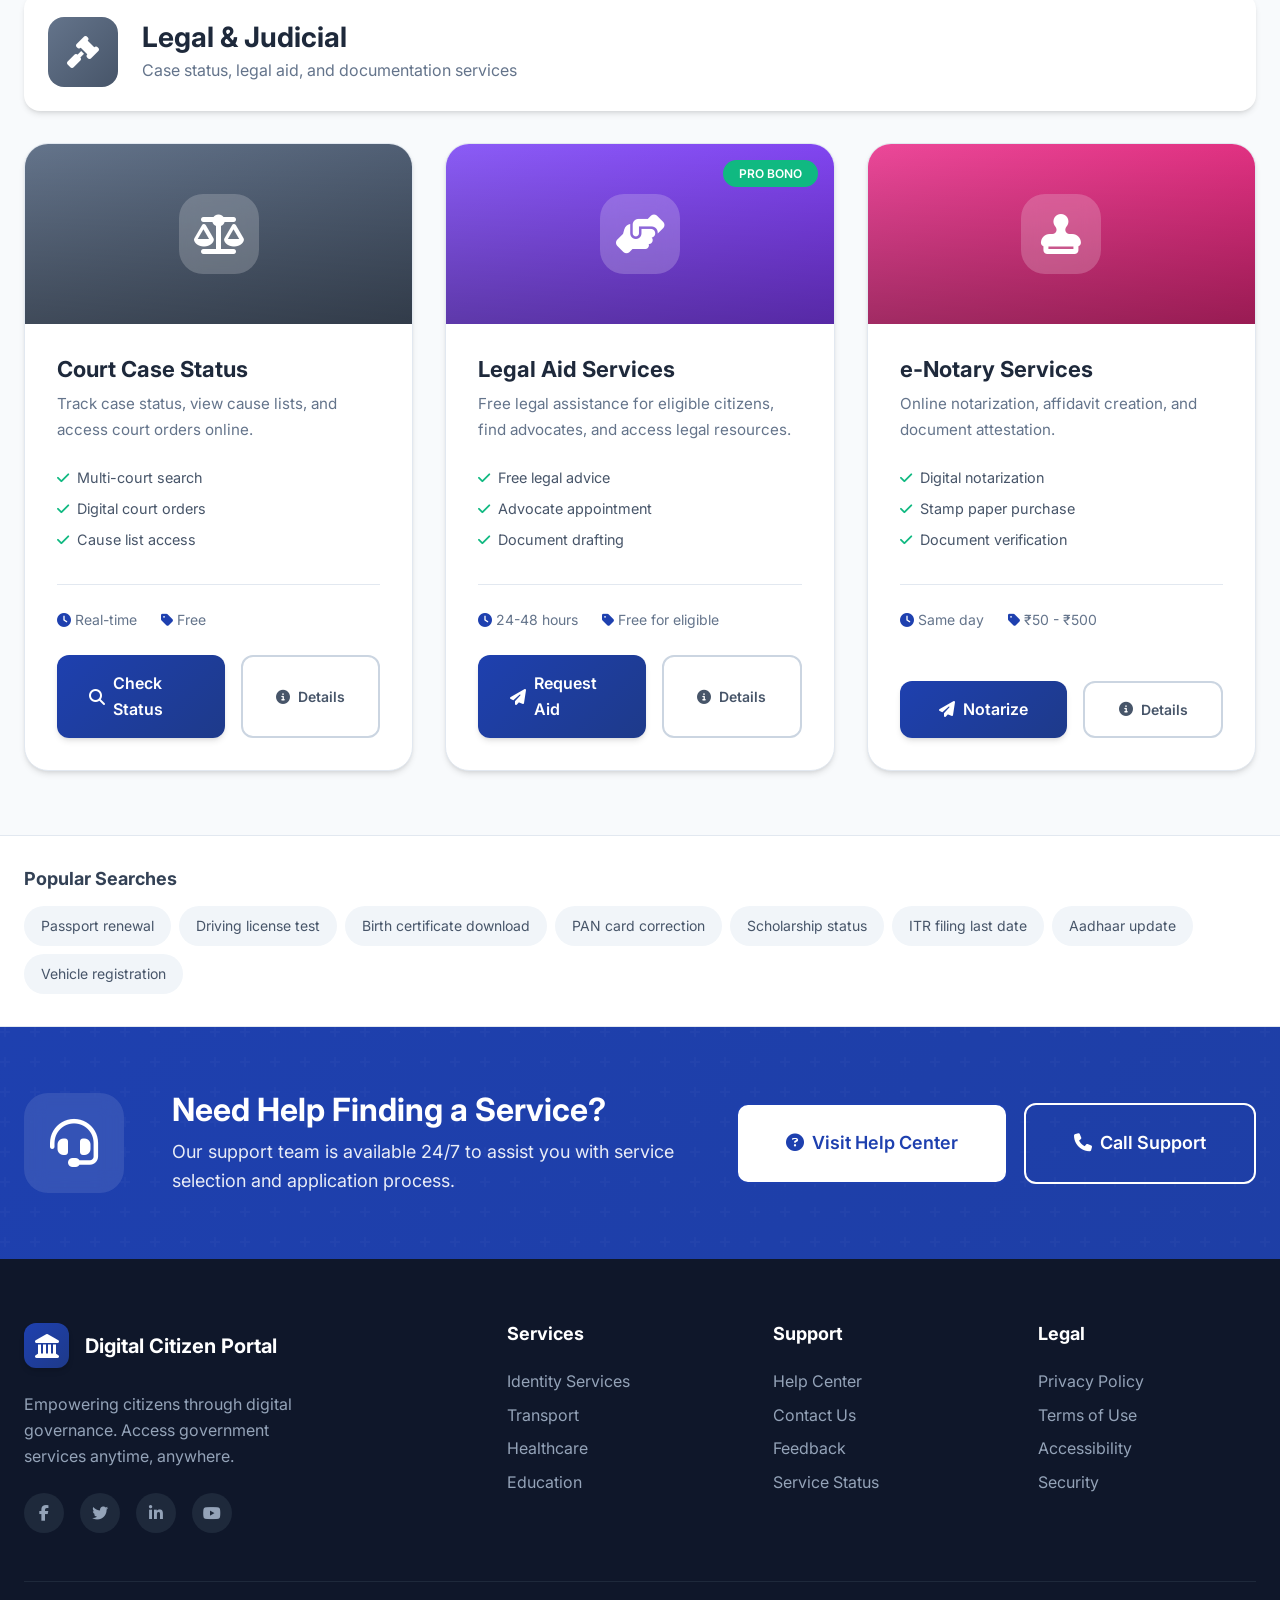
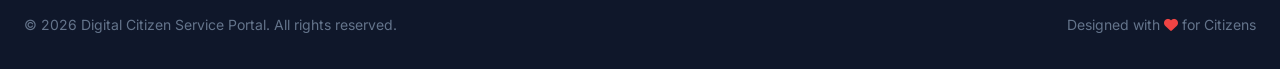
<file: services.html>
<!DOCTYPE html>
<html lang="en">
<head>
    <meta charset="UTF-8">
    <meta name="viewport" content="width=device-width, initial-scale=1.0">
    <title>Services | Digital Citizen Service Portal</title>
    <link rel="stylesheet" href="services.css">
    <link href="https://fonts.googleapis.com/css2?family=Inter:wght@300;400;500;600;700;800&display=swap" rel="stylesheet">
    <link rel="stylesheet" href="https://cdnjs.cloudflare.com/ajax/libs/font-awesome/6.4.0/css/all.min.css">
</head>
<body>
    <!-- Preloader -->
    <div class="preloader" id="preloader">
        <div class="preloader-content">
            <div class="preloader-spinner"></div>
            <p>Loading Services...</p>
        </div>
    </div>

    <!-- Navigation -->
    <nav class="navbar" id="navbar">
        <div class="container navbar-container">
            <a href="index.html" class="logo">
                <div class="logo-icon">
                    <i class="fas fa-landmark"></i>
                </div>
                <span>Digital Citizen Portal</span>
            </a>
            
            <button class="mobile-toggle" id="mobileToggle" aria-label="Toggle Menu">
                <span></span>
                <span></span>
                <span></span>
            </button>
            
            <ul class="nav-menu" id="navMenu">
                <li><a href="index.html" class="nav-link">Home</a></li>
                <li class="dropdown">
                    <a href="services.html" class="nav-link active dropdown-toggle">
                        Services <i class="fas fa-chevron-down"></i>
                    </a>
                    <div class="dropdown-menu">
                        <a href="#identity" class="dropdown-item">
                            <div class="dropdown-icon"><i class="fas fa-id-card"></i></div>
                            <span>Identity Services</span>
                        </a>
                        <a href="#transport" class="dropdown-item">
                            <div class="dropdown-icon"><i class="fas fa-car"></i></div>
                            <span>Transport</span>
                        </a>
                        <a href="#health" class="dropdown-item">
                            <div class="dropdown-icon"><i class="fas fa-heartbeat"></i></div>
                            <span>Healthcare</span>
                        </a>
                        <a href="#education" class="dropdown-item">
                            <div class="dropdown-icon"><i class="fas fa-graduation-cap"></i></div>
                            <span>Education</span>
                        </a>
                    </div>
                </li>
                <li class="dropdown">
                    <a href="schemes.html" class="nav-link dropdown-toggle">
                        Schemes <i class="fas fa-chevron-down"></i>
                    </a>
                    <div class="dropdown-menu">
                        <a href="schemes.html" class="dropdown-item">
                            <div class="dropdown-icon"><i class="fas fa-hand-holding-usd"></i></div>
                            <span>Financial Aid</span>
                        </a>
                        <a href="schemes.html" class="dropdown-item">
                            <div class="dropdown-icon"><i class="fas fa-home"></i></div>
                            <span>Housing</span>
                        </a>
                    </div>
                </li>
                <li><a href="dashboard.html" class="nav-link">Dashboard</a></li>
                <li><a href="announcements.html" class="nav-link">News</a></li>
                <li><a href="help.html" class="nav-link">Help</a></li>
                <li><a href="contact.html" class="nav-link">Contact</a></li>
            </ul>
            
            <div class="nav-actions">
                <button class="search-btn" id="searchBtn" aria-label="Search">
                    <i class="fas fa-search"></i>
                </button>
                <a href="dashboard.html" class="btn btn-primary btn-sm">Login</a>
            </div>
        </div>
        
        <!-- Search Overlay -->
        <div class="search-overlay" id="searchOverlay">
            <div class="search-container">
                <input type="text" placeholder="Search services..." id="searchInput">
                <button class="search-close" id="searchClose"><i class="fas fa-times"></i></button>
            </div>
        </div>
    </nav>

    <!-- Page Header -->
    <header class="page-header">
        <div class="container">
            <div class="breadcrumb">
                <a href="index.html">Home</a>
                <i class="fas fa-chevron-right"></i>
                <span>Services</span>
            </div>
            <h1 class="page-title">Government Services</h1>
            <p class="page-subtitle">Access 100+ digital services designed for your convenience</p>
            
            <!-- Service Categories Filter -->
            <div class="filter-tabs">
                <button class="filter-btn active" data-filter="all">All Services</button>
                <button class="filter-btn" data-filter="identity">Identity</button>
                <button class="filter-btn" data-filter="transport">Transport</button>
                <button class="filter-btn" data-filter="health">Health</button>
                <button class="filter-btn" data-filter="education">Education</button>
                <button class="filter-btn" data-filter="finance">Finance</button>
                <button class="filter-btn" data-filter="legal">Legal</button>
            </div>
        </div>
    </header>

    <!-- Services Grid Section -->
    <section class="services-section" id="servicesSection">
        <div class="container">
            <!-- Identity Services -->
            <div class="service-category" id="identity" data-category="identity">
                <div class="category-header">
                    <div class="category-icon">
                        <i class="fas fa-id-card"></i>
                    </div>
                    <div class="category-info">
                        <h2>Identity & Civil Registration</h2>
                        <p>Essential documents and identity services for every citizen</p>
                    </div>
                </div>
                
                <div class="services-grid">
                    <!-- Passport Service -->
                    <article class="service-card-large">
                        <div class="service-image">
                            <div class="service-icon-large">
                                <i class="fas fa-passport"></i>
                            </div>
                            <div class="service-badges">
                                <span class="badge popular">Most Popular</span>
                                <span class="badge online">100% Online</span>
                            </div>
                        </div>
                        <div class="service-content">
                            <h3>Passport Services</h3>
                            <p>Apply for new passport, renewal, re-issue, or update personal details. Track application status in real-time.</p>
                            <ul class="service-features">
                                <li><i class="fas fa-check"></i> Tatkal processing available</li>
                                <li><i class="fas fa-check"></i> Home delivery option</li>
                                <li><i class="fas fa-check"></i> Document upload portal</li>
                            </ul>
                            <div class="service-meta">
                                <span class="processing-time">
                                    <i class="fas fa-clock"></i> 3-7 days
                                </span>
                                <span class="service-fee">
                                    <i class="fas fa-tag"></i> ₹1,500 - ₹3,500
                                </span>
                            </div>
                            <div class="service-actions">
                                <a href="#" class="btn btn-primary">
                                    <i class="fas fa-paper-plane"></i> Apply Now
                                </a>
                                <button class="btn btn-outline btn-sm" onclick="toggleDetails(this)">
                                    <i class="fas fa-info-circle"></i> Details
                                </button>
                            </div>
                            <div class="service-details" style="display: none;">
                                <div class="details-content">
                                    <h4>Required Documents</h4>
                                    <ul>
                                        <li>Birth Certificate</li>
                                        <li>Address Proof (Aadhaar/Utility Bill)</li>
                                        <li>Photo ID Proof</li>
                                        <li>Passport size photographs</li>
                                    </ul>
                                    <h4>Eligibility</h4>
                                    <p>All citizens above 18 years. Minors require guardian consent.</p>
                                </div>
                            </div>
                        </div>
                    </article>

                    <!-- Birth Certificate -->
                    <article class="service-card-large">
                        <div class="service-image" style="background: linear-gradient(135deg, #10b981 0%, #059669 100%);">
                            <div class="service-icon-large">
                                <i class="fas fa-certificate"></i>
                            </div>
                            <div class="service-badges">
                                <span class="badge free">Free</span>
                            </div>
                        </div>
                        <div class="service-content">
                            <h3>Birth Certificate</h3>
                            <p>Register births, download certificates, make corrections, and obtain certified copies online.</p>
                            <ul class="service-features">
                                <li><i class="fas fa-check"></i> Same-day registration</li>
                                <li><i class="fas fa-check"></i> Digital certificate download</li>
                                <li><i class="fas fa-check"></i> Correction facility</li>
                            </ul>
                            <div class="service-meta">
                                <span class="processing-time">
                                    <i class="fas fa-clock"></i> Same day
                                </span>
                                <span class="service-fee">
                                    <i class="fas fa-tag"></i> Free
                                </span>
                            </div>
                            <div class="service-actions">
                                <a href="#" class="btn btn-primary">
                                    <i class="fas fa-paper-plane"></i> Register Now
                                </a>
                                <button class="btn btn-outline btn-sm" onclick="toggleDetails(this)">
                                    <i class="fas fa-info-circle"></i> Details
                                </button>
                            </div>
                            <div class="service-details" style="display: none;">
                                <div class="details-content">
                                    <h4>Required Information</h4>
                                    <ul>
                                        <li>Hospital/Institution details</li>
                                        <li>Parent's ID proof</li>
                                        <li>Birth details (date, time, place)</li>
                                    </ul>
                                </div>
                            </div>
                        </div>
                    </article>

                    <!-- Aadhaar Services -->
                    <article class="service-card-large">
                        <div class="service-image" style="background: linear-gradient(135deg, #f59e0b 0%, #d97706 100%);">
                            <div class="service-icon-large">
                                <i class="fas fa-fingerprint"></i>
                            </div>
                            <div class="service-badges">
                                <span class="badge essential">Essential</span>
                            </div>
                        </div>
                        <div class="service-content">
                            <h3>Aadhaar Services</h3>
                            <p>Update demographics, biometric authentication, virtual ID generation, and address validation.</p>
                            <ul class="service-features">
                                <li><i class="fas fa-check"></i> Online demographic update</li>
                                <li><i class="fas fa-check"></i> Virtual ID generation</li>
                                <li><i class="fas fa-check"></i> Authentication history</li>
                            </ul>
                            <div class="service-meta">
                                <span class="processing-time">
                                    <i class="fas fa-clock"></i> Instant - 7 days
                                </span>
                                <span class="service-fee">
                                    <i class="fas fa-tag"></i> Free - ₹50
                                </span>
                            </div>
                            <div class="service-actions">
                                <a href="#" class="btn btn-primary">
                                    <i class="fas fa-paper-plane"></i> Update Now
                                </a>
                                <button class="btn btn-outline btn-sm" onclick="toggleDetails(this)">
                                    <i class="fas fa-info-circle"></i> Details
                                </button>
                            </div>
                            <div class="service-details" style="display: none;">
                                <div class="details-content">
                                    <h4>Services Available</h4>
                                    <ul>
                                        <li>Name/Address/DOB Update</li>
                                        <li>Mobile/Email Update</li>
                                        <li>Biometric Update (at center)</li>
                                        <li>Aadhaar PVC Card Order</li>
                                    </ul>
                                </div>
                            </div>
                        </div>
                    </article>
                </div>
            </div>

            <!-- Transport Services -->
            <div class="service-category" id="transport" data-category="transport">
                <div class="category-header">
                    <div class="category-icon" style="background: linear-gradient(135deg, #3b82f6 0%, #1d4ed8 100%);">
                        <i class="fas fa-car"></i>
                    </div>
                    <div class="category-info">
                        <h2>Transport & Driving</h2>
                        <p>Vehicle registration, driving licenses, and transport permits</p>
                    </div>
                </div>
                
                <div class="services-grid">
                    <!-- Driving License -->
                    <article class="service-card-large">
                        <div class="service-image" style="background: linear-gradient(135deg, #3b82f6 0%, #1d4ed8 100%);">
                            <div class="service-icon-large">
                                <i class="fas fa-id-card-alt"></i>
                            </div>
                            <div class="service-badges">
                                <span class="badge trending">Trending</span>
                            </div>
                        </div>
                        <div class="service-content">
                            <h3>Driving License</h3>
                            <p>Learner's license, permanent license, renewal, duplicate, and international driving permit.</p>
                            <ul class="service-features">
                                <li><i class="fas fa-check"></i> Online test booking</li>
                                <li><i class="fas fa-check"></i> Digital license delivery</li>
                                <li><i class="fas fa-check"></i> Slot rescheduling</li>
                            </ul>
                            <div class="service-meta">
                                <span class="processing-time">
                                    <i class="fas fa-clock"></i> 7-15 days
                                </span>
                                <span class="service-fee">
                                    <i class="fas fa-tag"></i> ₹200 - ₹1,000
                                </span>
                            </div>
                            <div class="service-actions">
                                <a href="#" class="btn btn-primary">
                                    <i class="fas fa-paper-plane"></i> Apply Now
                                </a>
                                <button class="btn btn-outline btn-sm" onclick="toggleDetails(this)">
                                    <i class="fas fa-info-circle"></i> Details
                                </button>
                            </div>
                            <div class="service-details" style="display: none;">
                                <div class="details-content">
                                    <h4>Application Types</h4>
                                    <ul>
                                        <li>Learner's License (LL)</li>
                                        <li>Permanent Driving License (DL)</li>
                                        <li>Renewal after expiry</li>
                                        <li>Duplicate DL</li>
                                        <li>International Driving Permit (IDP)</li>
                                    </ul>
                                </div>
                            </div>
                        </div>
                    </article>

                    <!-- Vehicle Registration -->
                    <article class="service-card-large">
                        <div class="service-image" style="background: linear-gradient(135deg, #6366f1 0%, #4f46e5 100%);">
                            <div class="service-icon-large">
                                <i class="fas fa-car-side"></i>
                            </div>
                            <div class="service-badges">
                                <span class="badge new">New</span>
                            </div>
                        </div>
                        <div class="service-content">
                            <h3>Vehicle Registration</h3>
                            <p>New vehicle registration, ownership transfer, RC renewal, and fancy number booking.</p>
                            <ul class="service-features">
                                <li><i class="fas fa-check"></i> Online RC download</li>
                                <li><i class="fas fa-check"></i> Hypothecation removal</li>
                                <li><i class="fas fa-check"></i> Address change</li>
                            </ul>
                            <div class="service-meta">
                                <span class="processing-time">
                                    <i class="fas fa-clock"></i> 3-10 days
                                </span>
                                <span class="service-fee">
                                    <i class="fas fa-tag"></i> Varies by vehicle
                                </span>
                            </div>
                            <div class="service-actions">
                                <a href="#" class="btn btn-primary">
                                    <i class="fas fa-paper-plane"></i> Register Vehicle
                                </a>
                                <button class="btn btn-outline btn-sm" onclick="toggleDetails(this)">
                                    <i class="fas fa-info-circle"></i> Details
                                </button>
                            </div>
                            <div class="service-details" style="display: none;">
                                <div class="details-content">
                                    <h4>Required Documents</h4>
                                    <ul>
                                        <li>Sale Certificate (Form 21)</li>
                                        <li>Road Worthiness Certificate</li>
                                        <li>Insurance Certificate</li>
                                        <li>Pollution Under Control (PUC)</li>
                                        <li>Address Proof</li>
                                    </ul>
                                </div>
                            </div>
                        </div>
                    </article>

                    <!-- Permit Services -->
                    <article class="service-card-large">
                        <div class="service-image" style="background: linear-gradient(135deg, #8b5cf6 0%, #7c3aed 100%);">
                            <div class="service-icon-large">
                                <i class="fas fa-file-contract"></i>
                            </div>
                        </div>
                        <div class="service-content">
                            <h3>Permit Services</h3>
                            <p>National permits, state permits, temporary permits, and tourist vehicle permits.</p>
                            <ul class="service-features">
                                <li><i class="fas fa-check"></i> All India Permit</li>
                                <li><i class="fas fa-check"></i> Goods Carrier Permit</li>
                                <li><i class="fas fa-check"></i> Stage Carriage Permit</li>
                            </ul>
                            <div class="service-meta">
                                <span class="processing-time">
                                    <i class="fas fa-clock"></i> 5-15 days
                                </span>
                                <span class="service-fee">
                                    <i class="fas fa-tag"></i> ₹1,000 - ₹5,000
                                </span>
                            </div>
                            <div class="service-actions">
                                <a href="#" class="btn btn-primary">
                                    <i class="fas fa-paper-plane"></i> Apply for Permit
                                </a>
                                <button class="btn btn-outline btn-sm" onclick="toggleDetails(this)">
                                    <i class="fas fa-info-circle"></i> Details
                                </button>
                            </div>
                            <div class="service-details" style="display: none;">
                                <div class="details-content">
                                    <h4>Permit Types</h4>
                                    <ul>
                                        <li>Contract Carriage Permit</li>
                                        <li>Stage Carriage Permit</li>
                                        <li>Private Service Vehicle Permit</li>
                                        <li>Goods Vehicle Permit</li>
                                    </ul>
                                </div>
                            </div>
                        </div>
                    </article>
                </div>
            </div>

            <!-- Health Services -->
            <div class="service-category" id="health" data-category="health">
                <div class="category-header">
                    <div class="category-icon" style="background: linear-gradient(135deg, #ef4444 0%, #dc2626 100%);">
                        <i class="fas fa-heartbeat"></i>
                    </div>
                    <div class="category-info">
                        <h2>Healthcare Services</h2>
                        <p>Health insurance, medical registrations, and emergency services</p>
                    </div>
                </div>
                
                <div class="services-grid">
                    <!-- Health Insurance -->
                    <article class="service-card-large">
                        <div class="service-image" style="background: linear-gradient(135deg, #ef4444 0%, #dc2626 100%);">
                            <div class="service-icon-large">
                                <i class="fas fa-shield-alt"></i>
                            </div>
                            <div class="service-badges">
                                <span class="badge recommended">Recommended</span>
                            </div>
                        </div>
                        <div class="service-content">
                            <h3>Health Insurance Registration</h3>
                            <p>Enroll in government health schemes, claim insurance, and find empaneled hospitals.</p>
                            <ul class="service-features">
                                <li><i class="fas fa-check"></i> Cashless treatment</li>
                                <li><i class="fas fa-check"></i> Family coverage</li>
                                <li><i class="fas fa-check"></i> Pre-existing disease cover</li>
                            </ul>
                            <div class="service-meta">
                                <span class="processing-time">
                                    <i class="fas fa-clock"></i> Instant
                                </span>
                                <span class="service-fee">
                                    <i class="fas fa-tag"></i> Free - ₹500/year
                                </span>
                            </div>
                            <div class="service-actions">
                                <a href="#" class="btn btn-primary">
                                    <i class="fas fa-paper-plane"></i> Enroll Now
                                </a>
                                <button class="btn btn-outline btn-sm" onclick="toggleDetails(this)">
                                    <i class="fas fa-info-circle"></i> Details
                                </button>
                            </div>
                            <div class="service-details" style="display: none;">
                                <div class="details-content">
                                    <h4>Coverage Includes</h4>
                                    <ul>
                                        <li>Secondary and tertiary care</li>
                                        <li>Pre and post hospitalization</li>
                                        <li>Day care procedures</li>
                                        <li>Newborn & maternity benefits</li>
                                    </ul>
                                </div>
                            </div>
                        </div>
                    </article>

                    <!-- Doctor Registration -->
                    <article class="service-card-large">
                        <div class="service-image" style="background: linear-gradient(135deg, #14b8a6 0%, #0d9488 100%);">
                            <div class="service-icon-large">
                                <i class="fas fa-user-md"></i>
                            </div>
                        </div>
                        <div class="service-content">
                            <h3>Medical Practitioner Registration</h3>
                            <p>Register as a medical practitioner, renew license, and verify credentials.</p>
                            <ul class="service-features">
                                <li><i class="fas fa-check"></i> Digital ID card</li>
                                <li><i class="fas fa-check"></i> Online verification</li>
                                <li><i class="fas fa-check"></i> CME tracking</li>
                            </ul>
                            <div class="service-meta">
                                <span class="processing-time">
                                    <i class="fas fa-clock"></i> 15-30 days
                                </span>
                                <span class="service-fee">
                                    <i class="fas fa-tag"></i> ₹2,000 - ₹5,000
                                </span>
                            </div>
                            <div class="service-actions">
                                <a href="#" class="btn btn-primary">
                                    <i class="fas fa-paper-plane"></i> Register
                                </a>
                                <button class="btn btn-outline btn-sm" onclick="toggleDetails(this)">
                                    <i class="fas fa-info-circle"></i> Details
                                </button>
                            </div>
                            <div class="service-details" style="display: none;">
                                <div class="details-content">
                                    <h4>Eligibility</h4>
                                    <ul>
                                        <li>MBBS/BDS/AYUSH degree</li>
                                        <li>Internship completion</li>
                                        <li>Clearance from medical council</li>
                                    </ul>
                                </div>
                            </div>
                        </div>
                    </article>

                    <!-- Hospital Services -->
                    <article class="service-card-large">
                        <div class="service-image" style="background: linear-gradient(135deg, #f97316 0%, #ea580c 100%);">
                            <div class="service-icon-large">
                                <i class="fas fa-hospital"></i>
                            </div>
                        </div>
                        <div class="service-content">
                            <h3>Hospital Empanelment</h3>
                            <p>Register hospitals and clinics under government schemes, update facility details.</p>
                            <ul class="service-features">
                                <li><i class="fas fa-check"></i> Cashless facility</li>
                                <li><i class="fas fa-check"></i> Claim management</li>
                                <li><i class="fas fa-check"></i> Quality assessment</li>
                            </ul>
                            <div class="service-meta">
                                <span class="processing-time">
                                    <i class="fas fa-clock"></i> 30-45 days
                                </span>
                                <span class="service-fee">
                                    <i class="fas fa-tag"></i> Application based
                                </span>
                            </div>
                            <div class="service-actions">
                                <a href="#" class="btn btn-primary">
                                    <i class="fas fa-paper-plane"></i> Apply
                                </a>
                                <button class="btn btn-outline btn-sm" onclick="toggleDetails(this)">
                                    <i class="fas fa-info-circle"></i> Details
                                </button>
                            </div>
                            <div class="service-details" style="display: none;">
                                <div class="details-content">
                                    <h4>Requirements</h4>
                                    <ul>
                                        <li>Hospital registration certificate</li>
                                        <li>Infrastructure compliance</li>
                                        <li>Staff qualification proof</li>
                                        <li>Equipment list</li>
                                    </ul>
                                </div>
                            </div>
                        </div>
                    </article>
                </div>
            </div>

            <!-- Education Services -->
            <div class="service-category" id="education" data-category="education">
                <div class="category-header">
                    <div class="category-icon" style="background: linear-gradient(135deg, #8b5cf6 0%, #7c3aed 100%);">
                        <i class="fas fa-graduation-cap"></i>
                    </div>
                    <div class="category-info">
                        <h2>Education Services</h2>
                        <p>Scholarships, certificates, and educational resources</p>
                    </div>
                </div>
                
                <div class="services-grid">
                    <!-- Scholarship -->
                    <article class="service-card-large">
                        <div class="service-image" style="background: linear-gradient(135deg, #8b5cf6 0%, #7c3aed 100%);">
                            <div class="service-icon-large">
                                <i class="fas fa-award"></i>
                            </div>
                            <div class="service-badges">
                                <span class="badge popular">High Demand</span>
                            </div>
                        </div>
                        <div class="service-content">
                            <h3>National Scholarship Portal</h3>
                            <p>Apply for pre-matric, post-matric, and merit-based scholarships. Track disbursement status.</p>
                            <ul class="service-features">
                                <li><i class="fas fa-check"></i> Multiple schemes</li>
                                <li><i class="fas fa-check"></i> Direct benefit transfer</li>
                                <li><i class="fas fa-check"></i> Renewal facility</li>
                            </ul>
                            <div class="service-meta">
                                <span class="processing-time">
                                    <i class="fas fa-clock"></i> 30-60 days
                                </span>
                                <span class="service-fee">
                                    <i class="fas fa-tag"></i> Free
                                </span>
                            </div>
                            <div class="service-actions">
                                <a href="#" class="btn btn-primary">
                                    <i class="fas fa-paper-plane"></i> Apply Now
                                </a>
                                <button class="btn btn-outline btn-sm" onclick="toggleDetails(this)">
                                    <i class="fas fa-info-circle"></i> Details
                                </button>
                            </div>
                            <div class="service-details" style="display: none;">
                                <div class="details-content">
                                    <h4>Available Schemes</h4>
                                    <ul>
                                        <li>Pre-Matric Scholarship</li>
                                        <li>Post-Matric Scholarship</li>
                                        <li>Merit-cum-Means Scholarship</li>
                                        <li>Top Class Education Scheme</li>
                                    </ul>
                                </div>
                            </div>
                        </div>
                    </article>

                    <!-- Marksheet Verification -->
                    <article class="service-card-large">
                        <div class="service-image" style="background: linear-gradient(135deg, #ec4899 0%, #db2777 100%);">
                            <div class="service-icon-large">
                                <i class="fas fa-file-signature"></i>
                            </div>
                        </div>
                        <div class="service-content">
                            <h3>Certificate Verification</h3>
                            <p>Verify educational certificates, obtain duplicate marksheets, and apply for corrections.</p>
                            <ul class="service-features">
                                <li><i class="fas fa-check"></i> Digital verification</li>
                                <li><i class="fas fa-check"></i> QR code authentication</li>
                                <li><i class="fas fa-check"></i> Bulk verification</li>
                            </ul>
                            <div class="service-meta">
                                <span class="processing-time">
                                    <i class="fas fa-clock"></i> 7-14 days
                                </span>
                                <span class="service-fee">
                                    <i class="fas fa-tag"></i> ₹100 - ₹500
                                </span>
                            </div>
                            <div class="service-actions">
                                <a href="#" class="btn btn-primary">
                                    <i class="fas fa-paper-plane"></i> Verify Now
                                </a>
                                <button class="btn btn-outline btn-sm" onclick="toggleDetails(this)">
                                    <i class="fas fa-info-circle"></i> Details
                                </button>
                            </div>
                            <div class="service-details" style="display: none;">
                                <div class="details-content">
                                    <h4>Services</h4>
                                    <ul>
                                        <li>Degree verification</li>
                                        <li>Marksheet duplicate</li>
                                        <li>Migration certificate</li>
                                        <li>Transcript issuance</li>
                                    </ul>
                                </div>
                            </div>
                        </div>
                    </article>

                    <!-- School Registration -->
                    <article class="service-card-large">
                        <div class="service-image" style="background: linear-gradient(135deg, #06b6d4 0%, #0891b2 100%);">
                            <div class="service-icon-large">
                                <i class="fas fa-school"></i>
                            </div>
                        </div>
                        <div class="service-content">
                            <h3>Institution Registration</h3>
                            <p>Register schools and colleges, obtain NOCs, and update institution details.</p>
                            <ul class="service-features">
                                <li><i class="fas fa-check"></i> Online NOC application</li>
                                <li><i class="fas fa-check"></i> Affiliation services</li>
                                <li><i class="fas fa-check"></i> Recognition status</li>
                            </ul>
                            <div class="service-meta">
                                <span class="processing-time">
                                    <i class="fas fa-clock"></i> 30-90 days
                                </span>
                                <span class="service-fee">
                                    <i class="fas fa-tag"></i> As per norms
                                </span>
                            </div>
                            <div class="service-actions">
                                <a href="#" class="btn btn-primary">
                                    <i class="fas fa-paper-plane"></i> Register
                                </a>
                                <button class="btn btn-outline btn-sm" onclick="toggleDetails(this)">
                                    <i class="fas fa-info-circle"></i> Details
                                </button>
                            </div>
                            <div class="service-details" style="display: none;">
                                <div class="details-content">
                                    <h4>Registration Types</h4>
                                    <ul>
                                        <li>New School Registration</li>
                                        <li>College Affiliation</li>
                                        <li>University Recognition</li>
                                        <li>Course Approval</li>
                                    </ul>
                                </div>
                            </div>
                        </div>
                    </article>
                </div>
            </div>

            <!-- Finance Services -->
            <div class="service-category" id="finance" data-category="finance">
                <div class="category-header">
                    <div class="category-icon" style="background: linear-gradient(135deg, #10b981 0%, #059669 100%);">
                        <i class="fas fa-rupee-sign"></i>
                    </div>
                    <div class="category-info">
                        <h2>Tax & Finance</h2>
                        <p>Income tax, GST, and financial compliance services</p>
                    </div>
                </div>
                
                <div class="services-grid">
                    <!-- Tax Filing -->
                    <article class="service-card-large">
                        <div class="service-image" style="background: linear-gradient(135deg, #10b981 0%, #059669 100%);">
                            <div class="service-icon-large">
                                <i class="fas fa-file-invoice-dollar"></i>
                            </div>
                            <div class="service-badges">
                                <span class="badge urgent">Seasonal</span>
                            </div>
                        </div>
                        <div class="service-content">
                            <h3>Income Tax Filing</h3>
                            <p>File ITR, check refund status, verify Form 26AS, and respond to tax notices.</p>
                            <ul class="service-features">
                                <li><i class="fas fa-check"></i> Pre-filled returns</li>
                                <li><i class="fas fa-check"></i> E-verification</li>
                                <li><i class="fas fa-check"></i> Refund tracking</li>
                            </ul>
                            <div class="service-meta">
                                <span class="processing-time">
                                    <i class="fas fa-clock"></i> Instant - 30 days
                                </span>
                                <span class="service-fee">
                                    <i class="fas fa-tag"></i> Free (DIY)
                                </span>
                            </div>
                            <div class="service-actions">
                                <a href="#" class="btn btn-primary">
                                    <i class="fas fa-paper-plane"></i> File ITR
                                </a>
                                <button class="btn btn-outline btn-sm" onclick="toggleDetails(this)">
                                    <i class="fas fa-info-circle"></i> Details
                                </button>
                            </div>
                            <div class="service-details" style="display: none;">
                                <div class="details-content">
                                    <h4>ITR Forms</h4>
                                    <ul>
                                        <li>ITR-1 (Sahaj) - Salaried</li>
                                        <li>ITR-2 - Capital gains</li>
                                        <li>ITR-3 - Business income</li>
                                        <li>ITR-4 (Sugam) - Presumptive</li>
                                    </ul>
                                </div>
                            </div>
                        </div>
                    </article>

                    <!-- GST Services -->
                    <article class="service-card-large">
                        <div class="service-image" style="background: linear-gradient(135deg, #f59e0b 0%, #d97706 100%);">
                            <div class="service-icon-large">
                                <i class="fas fa-percentage"></i>
                            </div>
                        </div>
                        <div class="service-content">
                            <h3>GST Services</h3>
                            <p>GST registration, return filing, payment, and compliance management.</p>
                            <ul class="service-features">
                                <li><i class="fas fa-check"></i> New registration</li>
                                <li><i class="fas fa-check"></i> Return filing (GSTR-1, 3B)</li>
                                <li><i class="fas fa-check"></i> E-way bill generation</li>
                            </ul>
                            <div class="service-meta">
                                <span class="processing-time">
                                    <i class="fas fa-clock"></i> 3-7 days
                                </span>
                                <span class="service-fee">
                                    <i class="fas fa-tag"></i> Free registration
                                </span>
                            </div>
                            <div class="service-actions">
                                <a href="#" class="btn btn-primary">
                                    <i class="fas fa-paper-plane"></i> GST Portal
                                </a>
                                <button class="btn btn-outline btn-sm" onclick="toggleDetails(this)">
                                    <i class="fas fa-info-circle"></i> Details
                                </button>
                            </div>
                            <div class="service-details" style="display: none;">
                                <div class="details-content">
                                    <h4>Compliance Calendar</h4>
                                    <ul>
                                        <li>GSTR-1: Monthly/Quarterly</li>
                                        <li>GSTR-3B: Monthly</li>
                                        <li>Annual Return (GSTR-9)</li>
                                        <li>Reconciliation Statement</li>
                                    </ul>
                                </div>
                            </div>
                        </div>
                    </article>

                    <!-- PAN Card -->
                    <article class="service-card-large">
                        <div class="service-image" style="background: linear-gradient(135deg, #3b82f6 0%, #1d4ed8 100%);">
                            <div class="service-icon-large">
                                <i class="fas fa-id-badge"></i>
                            </div>
                        </div>
                        <div class="service-content">
                            <h3>PAN Card Services</h3>
                            <p>New PAN application, corrections, duplicate, and linking with Aadhaar.</p>
                            <ul class="service-features">
                                <li><i class="fas fa-check"></i> Instant e-PAN</li>
                                <li><i class="fas fa-check"></i> Aadhaar linking</li>
                                <li><i class="fas fa-check"></i> Correction facility</li>
                            </ul>
                            <div class="service-meta">
                                <span class="processing-time">
                                    <i class="fas fa-clock"></i> Instant - 15 days
                                </span>
                                <span class="service-fee">
                                    <i class="fas fa-tag"></i> ₹50 - ₹1,000
                                </span>
                            </div>
                            <div class="service-actions">
                                <a href="#" class="btn btn-primary">
                                    <i class="fas fa-paper-plane"></i> Apply PAN
                                </a>
                                <button class="btn btn-outline btn-sm" onclick="toggleDetails(this)">
                                    <i class="fas fa-info-circle"></i> Details
                                </button>
                            </div>
                            <div class="service-details" style="display: none;">
                                <div class="details-content">
                                    <h4>Application Types</h4>
                                    <ul>
                                        <li>New PAN (Form 49A)</li>
                                        <li>Changes/Correction</li>
                                        <li>Reprint PAN card</li>
                                        <li>e-KYC services</li>
                                    </ul>
                                </div>
                            </div>
                        </div>
                    </article>
                </div>
            </div>

            <!-- Legal Services -->
            <div class="service-category" id="legal" data-category="legal">
                <div class="category-header">
                    <div class="category-icon" style="background: linear-gradient(135deg, #64748b 0%, #475569 100%);">
                        <i class="fas fa-gavel"></i>
                    </div>
                    <div class="category-info">
                        <h2>Legal & Judicial</h2>
                        <p>Case status, legal aid, and documentation services</p>
                    </div>
                </div>
                
                <div class="services-grid">
                    <!-- Court Services -->
                    <article class="service-card-large">
                        <div class="service-image" style="background: linear-gradient(135deg, #64748b 0%, #475569 100%);">
                            <div class="service-icon-large">
                                <i class="fas fa-balance-scale"></i>
                            </div>
                        </div>
                        <div class="service-content">
                            <h3>Court Case Status</h3>
                            <p>Track case status, view cause lists, and access court orders online.</p>
                            <ul class="service-features">
                                <li><i class="fas fa-check"></i> Multi-court search</li>
                                <li><i class="fas fa-check"></i> Digital court orders</li>
                                <li><i class="fas fa-check"></i> Cause list access</li>
                            </ul>
                            <div class="service-meta">
                                <span class="processing-time">
                                    <i class="fas fa-clock"></i> Real-time
                                </span>
                                <span class="service-fee">
                                    <i class="fas fa-tag"></i> Free
                                </span>
                            </div>
                            <div class="service-actions">
                                <a href="#" class="btn btn-primary">
                                    <i class="fas fa-search"></i> Check Status
                                </a>
                                <button class="btn btn-outline btn-sm" onclick="toggleDetails(this)">
                                    <i class="fas fa-info-circle"></i> Details
                                </button>
                            </div>
                            <div class="service-details" style="display: none;">
                                <div class="details-content">
                                    <h4>Courts Covered</h4>
                                    <ul>
                                        <li>Supreme Court</li>
                                        <li>High Courts</li>
                                        <li>District Courts</li>
                                        <li>Tribunals</li>
                                    </ul>
                                </div>
                            </div>
                        </div>
                    </article>

                    <!-- Legal Aid -->
                    <article class="service-card-large">
                        <div class="service-image" style="background: linear-gradient(135deg, #8b5cf6 0%, #7c3aed 100%);">
                            <div class="service-icon-large">
                                <i class="fas fa-hands-helping"></i>
                            </div>
                            <div class="service-badges">
                                <span class="badge free">Pro Bono</span>
                            </div>
                        </div>
                        <div class="service-content">
                            <h3>Legal Aid Services</h3>
                            <p>Free legal assistance for eligible citizens, find advocates, and access legal resources.</p>
                            <ul class="service-features">
                                <li><i class="fas fa-check"></i> Free legal advice</li>
                                <li><i class="fas fa-check"></i> Advocate appointment</li>
                                <li><i class="fas fa-check"></i> Document drafting</li>
                            </ul>
                            <div class="service-meta">
                                <span class="processing-time">
                                    <i class="fas fa-clock"></i> 24-48 hours
                                </span>
                                <span class="service-fee">
                                    <i class="fas fa-tag"></i> Free for eligible
                                </span>
                            </div>
                            <div class="service-actions">
                                <a href="#" class="btn btn-primary">
                                    <i class="fas fa-paper-plane"></i> Request Aid
                                </a>
                                <button class="btn btn-outline btn-sm" onclick="toggleDetails(this)">
                                    <i class="fas fa-info-circle"></i> Details
                                </button>
                            </div>
                            <div class="service-details" style="display: none;">
                                <div class="details-content">
                                    <h4>Eligibility</h4>
                                    <ul>
                                        <li>Income below ₹3 Lakh p.a.</li>
                                        <li>Women/Children/Seniors</li>
                                        <li>Disabled persons</li>
                                        <li>SC/ST beneficiaries</li>
                                    </ul>
                                </div>
                            </div>
                        </div>
                    </article>

                    <!-- Notary -->
                    <article class="service-card-large">
                        <div class="service-image" style="background: linear-gradient(135deg, #ec4899 0%, #db2777 100%);">
                            <div class="service-icon-large">
                                <i class="fas fa-stamp"></i>
                            </div>
                        </div>
                        <div class="service-content">
                            <h3>e-Notary Services</h3>
                            <p>Online notarization, affidavit creation, and document attestation.</p>
                            <ul class="service-features">
                                <li><i class="fas fa-check"></i> Digital notarization</li>
                                <li><i class="fas fa-check"></i> Stamp paper purchase</li>
                                <li><i class="fas fa-check"></i> Document verification</li>
                            </ul>
                            <div class="service-meta">
                                <span class="processing-time">
                                    <i class="fas fa-clock"></i> Same day
                                </span>
                                <span class="service-fee">
                                    <i class="fas fa-tag"></i> ₹50 - ₹500
                                </span>
                            </div>
                            <div class="service-actions">
                                <a href="#" class="btn btn-primary">
                                    <i class="fas fa-paper-plane"></i> Notarize
                                </a>
                                <button class="btn btn-outline btn-sm" onclick="toggleDetails(this)">
                                    <i class="fas fa-info-circle"></i> Details
                                </button>
                            </div>
                            <div class="service-details" style="display: none;">
                                <div class="details-content">
                                    <h4>Documents</h4>
                                    <ul>
                                        <li>Affidavits</li>
                                        <li>Power of Attorney</li>
                                        <li>Agreement deeds</li>
                                        <li>Self-declaration</li>
                                    </ul>
                                </div>
                            </div>
                        </div>
                    </article>
                </div>
            </div>
        </div>
    </section>

    <!-- Quick Links Bar -->
    <section class="quick-links-bar">
        <div class="container">
            <h3>Popular Searches</h3>
            <div class="quick-tags">
                <a href="#" class="quick-tag">Passport renewal</a>
                <a href="#" class="quick-tag">Driving license test</a>
                <a href="#" class="quick-tag">Birth certificate download</a>
                <a href="#" class="quick-tag">PAN card correction</a>
                <a href="#" class="quick-tag">Scholarship status</a>
                <a href="#" class="quick-tag">ITR filing last date</a>
                <a href="#" class="quick-tag">Aadhaar update</a>
                <a href="#" class="quick-tag">Vehicle registration</a>
            </div>
        </div>
    </section>

    <!-- Help CTA -->
    <section class="help-cta">
        <div class="container">
            <div class="cta-content">
                <div class="cta-icon">
                    <i class="fas fa-headset"></i>
                </div>
                <div class="cta-text">
                    <h2>Need Help Finding a Service?</h2>
                    <p>Our support team is available 24/7 to assist you with service selection and application process.</p>
                </div>
                <div class="cta-actions">
                    <a href="help.html" class="btn btn-secondary btn-lg">
                        <i class="fas fa-question-circle"></i> Visit Help Center
                    </a>
                    <a href="contact.html" class="btn btn-outline btn-lg" style="border-color: white; color: white;">
                        <i class="fas fa-phone"></i> Call Support
                    </a>
                </div>
            </div>
        </div>
    </section>

    <!-- Footer -->
    <footer class="footer">
        <div class="container">
            <div class="footer-grid">
                <div class="footer-brand">
                    <a href="index.html" class="logo">
                        <div class="logo-icon">
                            <i class="fas fa-landmark"></i>
                        </div>
                        <span>Digital Citizen Portal</span>
                    </a>
                    <p>Empowering citizens through digital governance. Access government services anytime, anywhere.</p>
                    <div class="social-links">
                        <a href="#" class="social-link"><i class="fab fa-facebook-f"></i></a>
                        <a href="#" class="social-link"><i class="fab fa-twitter"></i></a>
                        <a href="#" class="social-link"><i class="fab fa-linkedin-in"></i></a>
                        <a href="#" class="social-link"><i class="fab fa-youtube"></i></a>
                    </div>
                </div>
                
                <div class="footer-column">
                    <h4>Services</h4>
                    <ul class="footer-links">
                        <li><a href="#identity" class="footer-link">Identity Services</a></li>
                        <li><a href="#transport" class="footer-link">Transport</a></li>
                        <li><a href="#health" class="footer-link">Healthcare</a></li>
                        <li><a href="#education" class="footer-link">Education</a></li>
                    </ul>
                </div>
                
                <div class="footer-column">
                    <h4>Support</h4>
                    <ul class="footer-links">
                        <li><a href="help.html" class="footer-link">Help Center</a></li>
                        <li><a href="contact.html" class="footer-link">Contact Us</a></li>
                        <li><a href="#" class="footer-link">Feedback</a></li>
                        <li><a href="#" class="footer-link">Service Status</a></li>
                    </ul>
                </div>
                
                <div class="footer-column">
                    <h4>Legal</h4>
                    <ul class="footer-links">
                        <li><a href="#" class="footer-link">Privacy Policy</a></li>
                        <li><a href="#" class="footer-link">Terms of Use</a></li>
                        <li><a href="#" class="footer-link">Accessibility</a></li>
                        <li><a href="#" class="footer-link">Security</a></li>
                    </ul>
                </div>
            </div>
            
            <div class="footer-bottom">
                <p>&copy; 2026 Digital Citizen Service Portal. All rights reserved.</p>
                <p>Designed with <i class="fas fa-heart" style="color: var(--secondary-red);"></i> for Citizens</p>
            </div>
        </div>
    </footer>

    <!-- Back to Top Button -->
    <button class="back-to-top" id="backToTop" aria-label="Back to top">
        <i class="fas fa-arrow-up"></i>
    </button>

    <!-- JavaScript -->
    <script>
        // Preloader
        window.addEventListener('load', () => {
            const preloader = document.getElementById('preloader');
            setTimeout(() => {
                preloader.style.opacity = '0';
                setTimeout(() => {
                    preloader.style.display = 'none';
                }, 500);
            }, 800);
        });

        // Mobile Menu Toggle
        const mobileToggle = document.getElementById('mobileToggle');
        const navMenu = document.getElementById('navMenu');
        
        mobileToggle.addEventListener('click', () => {
            mobileToggle.classList.toggle('active');
            navMenu.classList.toggle('active');
        });

        // Navbar Scroll Effect
        const navbar = document.getElementById('navbar');
        window.addEventListener('scroll', () => {
            if (window.scrollY > 50) {
                navbar.classList.add('scrolled');
            } else {
                navbar.classList.remove('scrolled');
            }
        });

        // Search Overlay
        const searchBtn = document.getElementById('searchBtn');
        const searchOverlay = document.getElementById('searchOverlay');
        const searchClose = document.getElementById('searchClose');
        const searchInput = document.getElementById('searchInput');

        searchBtn.addEventListener('click', () => {
            searchOverlay.classList.add('active');
            searchInput.focus();
        });

        searchClose.addEventListener('click', () => {
            searchOverlay.classList.remove('active');
        });

        // Close search on escape key
        document.addEventListener('keydown', (e) => {
            if (e.key === 'Escape') {
                searchOverlay.classList.remove('active');
            }
        });

        // Filter Tabs
        const filterBtns = document.querySelectorAll('.filter-btn');
        const serviceCategories = document.querySelectorAll('.service-category');

        filterBtns.forEach(btn => {
            btn.addEventListener('click', () => {
                // Remove active class from all buttons
                filterBtns.forEach(b => b.classList.remove('active'));
                // Add active class to clicked button
                btn.classList.add('active');

                const filter = btn.getAttribute('data-filter');

                serviceCategories.forEach(category => {
                    if (filter === 'all' || category.getAttribute('data-category') === filter) {
                        category.style.display = 'block';
                        category.style.animation = 'fadeInUp 0.6s ease-out';
                    } else {
                        category.style.display = 'none';
                    }
                });
            });
        });

        // Toggle Service Details
        function toggleDetails(btn) {
            const card = btn.closest('.service-card-large');
            const details = card.querySelector('.service-details');
            const icon = btn.querySelector('i');
            
            if (details.style.display === 'none') {
                details.style.display = 'block';
                details.style.animation = 'slideDown 0.3s ease-out';
                btn.innerHTML = '<i class="fas fa-times"></i> Close';
                btn.classList.add('active');
            } else {
                details.style.display = 'none';
                btn.innerHTML = '<i class="fas fa-info-circle"></i> Details';
                btn.classList.remove('active');
            }
        }

        // Back to Top Button
        const backToTop = document.getElementById('backToTop');
        
        window.addEventListener('scroll', () => {
            if (window.scrollY > 500) {
                backToTop.classList.add('visible');
            } else {
                backToTop.classList.remove('visible');
            }
        });

        backToTop.addEventListener('click', () => {
            window.scrollTo({ top: 0, behavior: 'smooth' });
        });

        // Smooth Scroll for Anchor Links
        document.querySelectorAll('a[href^="#"]').forEach(anchor => {
            anchor.addEventListener('click', function (e) {
                const href = this.getAttribute('href');
                if (href !== '#') {
                    e.preventDefault();
                    const target = document.querySelector(href);
                    if (target) {
                        target.scrollIntoView({ behavior: 'smooth', block: 'start' });
                    }
                }
            });
        });

        // Intersection Observer for Scroll Animations
        const observerOptions = {
            threshold: 0.1,
            rootMargin: '0px 0px -50px 0px'
        };

        const observer = new IntersectionObserver((entries) => {
            entries.forEach(entry => {
                if (entry.isIntersecting) {
                    entry.target.classList.add('animate-in');
                }
            });
        }, observerOptions);

        document.querySelectorAll('.service-card-large, .category-header').forEach(el => {
            observer.observe(el);
        });

        // Add animation styles dynamically
        const style = document.createElement('style');
        style.textContent = `
            .service-card-large, .category-header {
                opacity: 0;
                transform: translateY(30px);
                transition: opacity 0.6s ease-out, transform 0.6s ease-out;
            }
            
            .service-card-large.animate-in, .category-header.animate-in {
                opacity: 1;
                transform: translateY(0);
            }
            
            @keyframes slideDown {
                from {
                    opacity: 0;
                    max-height: 0;
                }
                to {
                    opacity: 1;
                    max-height: 500px;
                }
            }
        `;
        document.head.appendChild(style);
    </script>
</body>
</html>
</file>
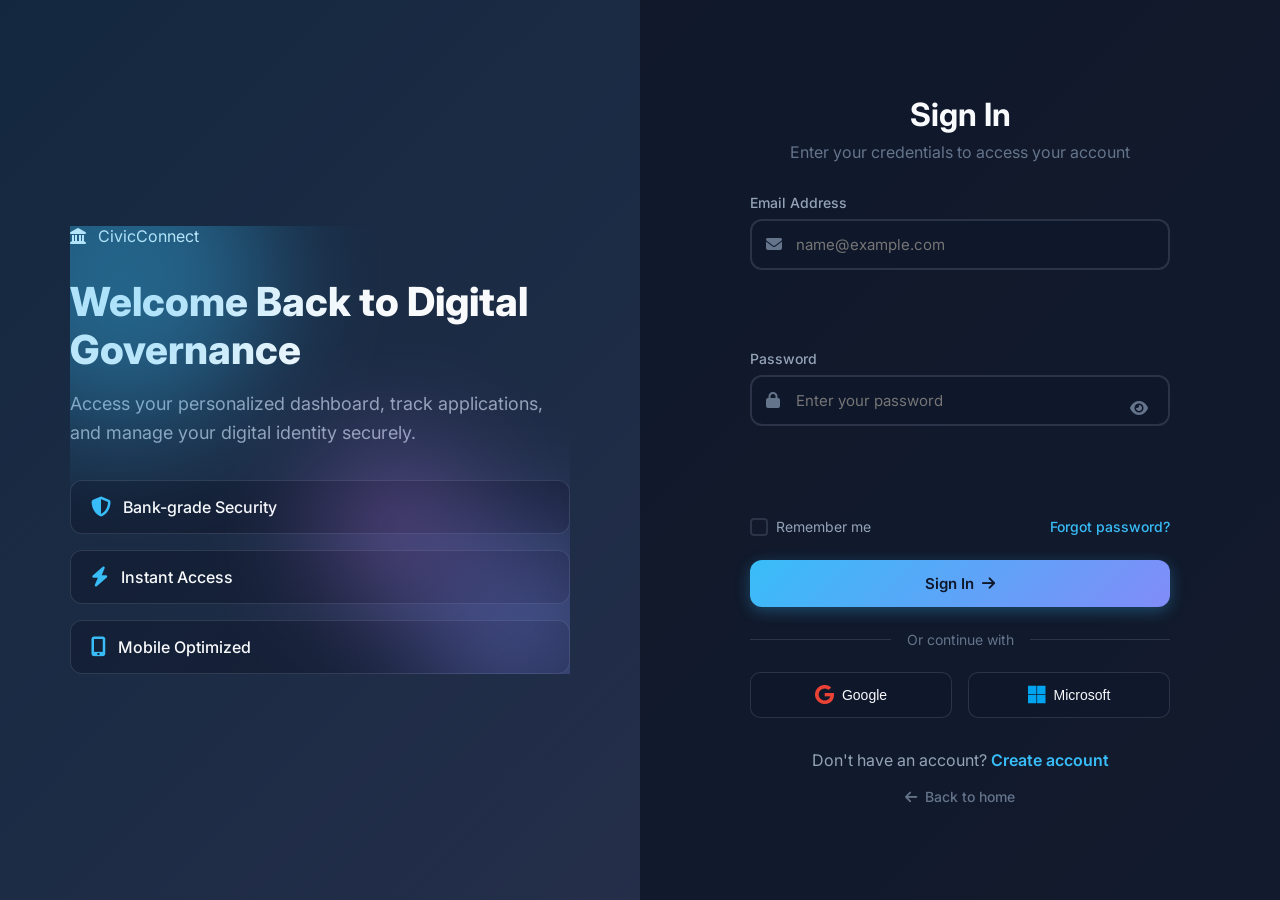
<file: signin.html>
<!DOCTYPE html>
<html lang="en">
<head>
    <meta charset="UTF-8">
    <meta name="viewport" content="width=device-width, initial-scale=1.0">
    <title>Sign In - CivicConnect</title>
    <link href="https://fonts.googleapis.com/css2?family=Inter:wght@300;400;500;600;700&display=swap" rel="stylesheet">
    <link rel="stylesheet" href="https://cdnjs.cloudflare.com/ajax/libs/font-awesome/6.4.0/css/all.min.css">
    <style>
        * {
            margin: 0;
            padding: 0;
            box-sizing: border-box;
        }

        :root {
            --primary-bg: #0f172a;
            --secondary-bg: #1e293b;
            --accent-blue: #38bdf8;
            --accent-purple: #818cf8;
            --accent-green: #22c55e;
            --accent-red: #ef4444;
            --accent-yellow: #fbbf24;
            --text-primary: #f8fafc;
            --text-secondary: #94a3b8;
            --text-muted: #64748b;
            --border-color: rgba(148, 163, 184, 0.2);
        }

        body {
            font-family: 'Inter', sans-serif;
            background: linear-gradient(135deg, var(--primary-bg) 0%, var(--secondary-bg) 100%);
            min-height: 100vh;
            color: var(--text-primary);
            overflow-x: hidden;
        }

        /* Validation Styles */
        .form-group {
            position: relative;
            margin-bottom: 1.5rem;
        }

        .form-group label {
            display: block;
            font-size: 0.875rem;
            font-weight: 500;
            color: var(--text-secondary);
            margin-bottom: 0.5rem;
            transition: color 0.3s ease;
        }

        .input-group {
            position: relative;
            display: flex;
            align-items: center;
        }

        .input-group i {
            position: absolute;
            left: 1rem;
            color: var(--text-muted);
            font-size: 1rem;
            transition: all 0.3s ease;
            z-index: 2;
        }

        .input-group input {
            width: 100%;
            padding: 0.875rem 1rem 0.875rem 2.75rem;
            background: rgba(15, 23, 42, 0.5);
            border: 2px solid var(--border-color);
            border-radius: 12px;
            color: var(--text-primary);
            font-size: 0.9375rem;
            transition: all 0.3s ease;
            font-family: inherit;
        }

        .input-group input:focus {
            outline: none;
            border-color: var(--accent-blue);
            background: rgba(15, 23, 42, 0.8);
            box-shadow: 0 0 0 4px rgba(56, 189, 248, 0.1);
        }

        /* Validation States */
        .form-group.valid .input-group input {
            border-color: var(--accent-green);
            background: rgba(34, 197, 94, 0.05);
        }

        .form-group.valid .input-group i {
            color: var(--accent-green);
        }

        .form-group.valid label {
            color: var(--accent-green);
        }

        .form-group.invalid .input-group input {
            border-color: var(--accent-red);
            background: rgba(239, 68, 68, 0.05);
            animation: shake 0.5s ease;
        }

        .form-group.invalid .input-group i {
            color: var(--accent-red);
        }

        .form-group.invalid label {
            color: var(--accent-red);
        }

        @keyframes shake {
            0%, 100% { transform: translateX(0); }
            10%, 30%, 50%, 70%, 90% { transform: translateX(-5px); }
            20%, 40%, 60%, 80% { transform: translateX(5px); }
        }

        /* Validation Icons */
        .validation-icon {
            position: absolute;
            right: 1rem;
            font-size: 1rem;
            opacity: 0;
            transform: scale(0);
            transition: all 0.3s ease;
        }

        .form-group.valid .validation-icon.check {
            opacity: 1;
            transform: scale(1);
            color: var(--accent-green);
        }

        .form-group.invalid .validation-icon.error {
            opacity: 1;
            transform: scale(1);
            color: var(--accent-red);
        }

        /* Inline Feedback Messages */
        .feedback-message {
            display: flex;
            align-items: center;
            gap: 0.5rem;
            margin-top: 0.5rem;
            font-size: 0.75rem;
            opacity: 0;
            transform: translateY(-10px);
            transition: all 0.3s ease;
            min-height: 20px;
        }

        .form-group.valid .feedback-message.success {
            opacity: 1;
            transform: translateY(0);
            color: var(--accent-green);
        }

        .form-group.invalid .feedback-message.error {
            opacity: 1;
            transform: translateY(0);
            color: var(--accent-red);
        }

        .feedback-message i {
            font-size: 0.875rem;
        }

        /* Password Strength Indicator */
        .password-strength {
            margin-top: 0.5rem;
            height: 4px;
            background: rgba(148, 163, 184, 0.2);
            border-radius: 2px;
            overflow: hidden;
            opacity: 0;
            transition: opacity 0.3s ease;
        }

        .form-group.has-input .password-strength {
            opacity: 1;
        }

        .strength-bar {
            height: 100%;
            width: 0;
            border-radius: 2px;
            transition: all 0.3s ease;
        }

        .strength-bar.weak {
            width: 33%;
            background: var(--accent-red);
        }

        .strength-bar.medium {
            width: 66%;
            background: var(--accent-yellow);
        }

        .strength-bar.strong {
            width: 100%;
            background: var(--accent-green);
        }

        .strength-text {
            font-size: 0.75rem;
            margin-top: 0.25rem;
            text-align: right;
            opacity: 0;
            transition: opacity 0.3s ease;
        }

        .form-group.has-input .strength-text {
            opacity: 1;
        }

        .strength-text.weak { color: var(--accent-red); }
        .strength-text.medium { color: var(--accent-yellow); }
        .strength-text.strong { color: var(--accent-green); }

        /* Toggle Password Button */
        .toggle-password {
            position: absolute;
            right: 2.5rem;
            background: none;
            border: none;
            color: var(--text-muted);
            cursor: pointer;
            padding: 0.5rem;
            transition: color 0.3s ease;
            z-index: 2;
        }

        .toggle-password:hover {
            color: var(--accent-blue);
        }

        .form-group.invalid .toggle-password,
        .form-group.valid .toggle-password {
            right: 4rem;
        }

        /* Form Options */
        .form-options {
            display: flex;
            justify-content: space-between;
            align-items: center;
            margin-bottom: 1.5rem;
        }

        .checkbox-container {
            display: flex;
            align-items: center;
            gap: 0.5rem;
            cursor: pointer;
            font-size: 0.875rem;
            color: var(--text-secondary);
        }

        .checkbox-container input {
            display: none;
        }

        .checkmark {
            width: 18px;
            height: 18px;
            border: 2px solid var(--border-color);
            border-radius: 4px;
            display: flex;
            align-items: center;
            justify-content: center;
            transition: all 0.3s ease;
        }

        .checkbox-container input:checked + .checkmark {
            background: var(--accent-blue);
            border-color: var(--accent-blue);
        }

        .checkbox-container input:checked + .checkmark::after {
            content: '\f00c';
            font-family: 'Font Awesome 6 Free';
            font-weight: 900;
            color: white;
            font-size: 0.625rem;
        }

        .forgot-link {
            color: var(--accent-blue);
            text-decoration: none;
            font-size: 0.875rem;
            font-weight: 500;
            transition: color 0.3s ease;
        }

        .forgot-link:hover {
            color: var(--accent-purple);
            text-decoration: underline;
        }

        /* Submit Button */
        .btn {
            padding: 0.875rem 1.5rem;
            border-radius: 12px;
            font-weight: 600;
            font-size: 0.9375rem;
            cursor: pointer;
            transition: all 0.3s ease;
            display: inline-flex;
            align-items: center;
            justify-content: center;
            gap: 0.5rem;
            border: none;
            font-family: inherit;
        }

        .btn-primary {
            background: linear-gradient(135deg, var(--accent-blue), var(--accent-purple));
            color: var(--primary-bg);
            box-shadow: 0 4px 15px rgba(56, 189, 248, 0.3);
        }

        .btn-primary:hover:not(:disabled) {
            transform: translateY(-2px);
            box-shadow: 0 6px 20px rgba(56, 189, 248, 0.4);
        }

        .btn-primary:disabled {
            opacity: 0.7;
            cursor: not-allowed;
            transform: none;
        }

        .btn-full {
            width: 100%;
        }

        /* Loading State */
        .btn-loading {
            position: relative;
            color: transparent !important;
        }

        .btn-loading::after {
            content: '';
            position: absolute;
            width: 20px;
            height: 20px;
            border: 2px solid transparent;
            border-top-color: var(--primary-bg);
            border-radius: 50%;
            animation: spin 0.8s linear infinite;
        }

        @keyframes spin {
            to { transform: rotate(360deg); }
        }

        /* Success Modal */
        .success-modal {
            position: fixed;
            top: 0;
            left: 0;
            width: 100%;
            height: 100%;
            background: rgba(0, 0, 0, 0.8);
            backdrop-filter: blur(5px);
            display: none;
            align-items: center;
            justify-content: center;
            z-index: 9999;
            opacity: 0;
            transition: opacity 0.3s ease;
        }

        .success-modal.active {
            display: flex;
            opacity: 1;
        }

        .success-content {
            background: linear-gradient(135deg, var(--secondary-bg), var(--primary-bg));
            border: 1px solid var(--accent-green);
            border-radius: 20px;
            padding: 3rem;
            text-align: center;
            max-width: 400px;
            width: 90%;
            transform: scale(0.9);
            transition: transform 0.3s ease;
            box-shadow: 0 25px 50px rgba(0, 0, 0, 0.5);
        }

        .success-modal.active .success-content {
            transform: scale(1);
        }

        .success-icon {
            width: 80px;
            height: 80px;
            background: rgba(34, 197, 94, 0.1);
            border: 2px solid var(--accent-green);
            border-radius: 50%;
            display: flex;
            align-items: center;
            justify-content: center;
            margin: 0 auto 1.5rem;
            font-size: 2.5rem;
            color: var(--accent-green);
            animation: scaleIn 0.5s ease;
        }

        @keyframes scaleIn {
            0% { transform: scale(0); }
            50% { transform: scale(1.2); }
            100% { transform: scale(1); }
        }

        .success-content h3 {
            font-size: 1.5rem;
            margin-bottom: 0.5rem;
        }

        .success-content p {
            color: var(--text-secondary);
            margin-bottom: 1.5rem;
        }

        /* Rest of existing styles preserved */
        .auth-container {
            display: grid;
            grid-template-columns: 1fr 1fr;
            min-height: 100vh;
        }

        .auth-left {
            background: linear-gradient(135deg, rgba(56, 189, 248, 0.1), rgba(129, 140, 248, 0.1));
            display: flex;
            align-items: center;
            justify-content: center;
            padding: 3rem;
            position: relative;
            overflow: hidden;
        }

        .auth-visual {
            position: relative;
            z-index: 1;
            max-width: 500px;
        }

        .floating-shapes {
            position: absolute;
            top: 0;
            left: 0;
            width: 100%;
            height: 100%;
            overflow: hidden;
            pointer-events: none;
        }

        .shape {
            position: absolute;
            border-radius: 50%;
            filter: blur(60px);
            opacity: 0.4;
            animation: float 20s infinite ease-in-out;
        }

        .shape-1 {
            width: 300px;
            height: 300px;
            background: var(--accent-blue);
            top: -100px;
            left: -100px;
        }

        .shape-2 {
            width: 200px;
            height: 200px;
            background: var(--accent-purple);
            bottom: -50px;
            right: -50px;
            animation-delay: -5s;
        }

        .shape-3 {
            width: 150px;
            height: 150px;
            background: #c084fc;
            top: 50%;
            left: 50%;
            animation-delay: -10s;
        }

        @keyframes float {
            0%, 100% { transform: translate(0, 0) scale(1); }
            25% { transform: translate(50px, -50px) scale(1.1); }
            50% { transform: translate(-30px, 30px) scale(0.9); }
            75% { transform: translate(20px, 20px) scale(1.05); }
        }

        .auth-content .logo {
            display: flex;
            align-items: center;
            gap: 0.75rem;
            margin-bottom: 2rem;
        }

        .auth-content h2 {
            font-size: 2.5rem;
            font-weight: 800;
            margin-bottom: 1rem;
            line-height: 1.2;
        }

        .auth-content > p {
            color: var(--text-secondary);
            font-size: 1.125rem;
            line-height: 1.6;
            margin-bottom: 2rem;
        }

        .feature-highlights {
            display: flex;
            flex-direction: column;
            gap: 1rem;
        }

        .highlight {
            display: flex;
            align-items: center;
            gap: 0.75rem;
            background: rgba(15, 23, 42, 0.5);
            padding: 1rem 1.25rem;
            border-radius: 12px;
            border: 1px solid var(--border-color);
            transition: all 0.3s ease;
        }

        .highlight:hover {
            border-color: var(--accent-blue);
            transform: translateX(10px);
        }

        .highlight i {
            color: var(--accent-blue);
            font-size: 1.25rem;
        }

        .highlight span {
            font-weight: 500;
        }

        .auth-right {
            display: flex;
            align-items: center;
            justify-content: center;
            padding: 3rem;
            background: rgba(15, 23, 42, 0.8);
        }

        .auth-form-container {
            width: 100%;
            max-width: 420px;
        }

        .auth-header {
            text-align: center;
            margin-bottom: 2rem;
        }

        .auth-header h1 {
            font-size: 2rem;
            font-weight: 700;
            margin-bottom: 0.5rem;
        }

        .auth-header p {
            color: var(--text-muted);
        }

        .social-auth {
            margin-top: 1.5rem;
        }

        .divider {
            display: flex;
            align-items: center;
            gap: 1rem;
            margin-bottom: 1.5rem;
            color: var(--text-muted);
            font-size: 0.875rem;
        }

        .divider::before,
        .divider::after {
            content: '';
            flex: 1;
            height: 1px;
            background: var(--border-color);
        }

        .social-buttons {
            display: grid;
            grid-template-columns: 1fr 1fr;
            gap: 1rem;
        }

        .btn-social {
            display: flex;
            align-items: center;
            justify-content: center;
            gap: 0.5rem;
            padding: 0.75rem;
            background: rgba(15, 23, 42, 0.5);
            border: 1px solid var(--border-color);
            border-radius: 10px;
            color: var(--text-primary);
            font-size: 0.875rem;
            font-weight: 500;
            cursor: pointer;
            transition: all 0.3s ease;
        }

        .btn-social:hover {
            background: rgba(56, 189, 248, 0.1);
            border-color: var(--accent-blue);
        }

        .btn-social i {
            font-size: 1.25rem;
        }

        .btn-social.google i {
            color: #ea4335;
        }

        .btn-social.microsoft i {
            color: #00a4ef;
        }

        .auth-footer {
            margin-top: 2rem;
            text-align: center;
        }

        .auth-footer p {
            color: var(--text-secondary);
            margin-bottom: 1rem;
        }

        .auth-footer a {
            color: var(--accent-blue);
            text-decoration: none;
            font-weight: 600;
        }

        .auth-footer a:hover {
            text-decoration: underline;
        }

        .back-link {
            display: inline-flex;
            align-items: center;
            gap: 0.5rem;
            color: var(--text-muted) !important;
            font-size: 0.875rem;
            font-weight: 500 !important;
            transition: color 0.3s ease;
        }

        .back-link:hover {
            color: var(--accent-blue) !important;
            text-decoration: none !important;
        }

        /* Responsive */
        @media (max-width: 1024px) {
            .auth-container {
                grid-template-columns: 1fr;
            }

            .auth-left {
                display: none;
            }

            .auth-right {
                padding: 2rem;
            }
        }

        /* Toast Notification */
        .toast {
            position: fixed;
            top: 2rem;
            right: 2rem;
            background: rgba(239, 68, 68, 0.9);
            border: 1px solid var(--accent-red);
            border-radius: 12px;
            padding: 1rem 1.5rem;
            display: flex;
            align-items: center;
            gap: 0.75rem;
            color: white;
            font-weight: 500;
            transform: translateX(400px);
            transition: transform 0.3s ease;
            z-index: 10000;
            backdrop-filter: blur(10px);
        }

        .toast.show {
            transform: translateX(0);
        }

        .toast i {
            font-size: 1.25rem;
        }
    </style>
</head>
<body>
    <!-- Toast Notification -->
    <div class="toast" id="toast">
        <i class="fas fa-exclamation-circle"></i>
        <span id="toastMessage">Error message</span>
    </div>

    <!-- Success Modal -->
    <div class="success-modal" id="successModal">
        <div class="success-content">
            <div class="success-icon">
                <i class="fas fa-check"></i>
            </div>
            <h3>Welcome Back!</h3>
            <p>Successfully signed in. Redirecting to your dashboard...</p>
        </div>
    </div>

    <div class="auth-container">
        <div class="auth-left">
            <div class="auth-visual">
                <div class="floating-shapes">
                    <div class="shape shape-1"></div>
                    <div class="shape shape-2"></div>
                    <div class="shape shape-3"></div>
                </div>
                <div class="auth-content">
                    <div class="logo">
                        <div class="logo-icon">
                            <i class="fas fa-landmark"></i>
                        </div>
                        <span class="logo-text">CivicConnect</span>
                    </div>
                    <h2>Welcome Back to Digital Governance</h2>
                    <p>Access your personalized dashboard, track applications, and manage your digital identity securely.</p>
                    <div class="feature-highlights">
                        <div class="highlight">
                            <i class="fas fa-shield-alt"></i>
                            <span>Bank-grade Security</span>
                        </div>
                        <div class="highlight">
                            <i class="fas fa-bolt"></i>
                            <span>Instant Access</span>
                        </div>
                        <div class="highlight">
                            <i class="fas fa-mobile-alt"></i>
                            <span>Mobile Optimized</span>
                        </div>
                    </div>
                </div>
            </div>
        </div>
        
        <div class="auth-right">
            <div class="auth-form-container">
                <div class="auth-header">
                    <h1>Sign In</h1>
                    <p>Enter your credentials to access your account</p>
                </div>
                
                <form class="auth-form" id="signinForm" novalidate>
                    <!-- Email Field -->
                    <div class="form-group" id="emailGroup">
                        <label for="email">Email Address</label>
                        <div class="input-group">
                            <i class="fas fa-envelope"></i>
                            <input 
                                type="email" 
                                id="email" 
                                name="email" 
                                placeholder="name@example.com" 
                                required
                                autocomplete="email"
                            >
                            <i class="fas fa-check-circle validation-icon check"></i>
                            <i class="fas fa-exclamation-circle validation-icon error"></i>
                        </div>
                        <div class="feedback-message success">
                            <i class="fas fa-check"></i>
                            <span>Valid email address</span>
                        </div>
                        <div class="feedback-message error">
                            <i class="fas fa-exclamation-triangle"></i>
                            <span id="emailError">Please enter a valid email</span>
                        </div>
                    </div>
                    
                    <!-- Password Field -->
                    <div class="form-group" id="passwordGroup">
                        <label for="password">Password</label>
                        <div class="input-group">
                            <i class="fas fa-lock"></i>
                            <input 
                                type="password" 
                                id="password" 
                                name="password" 
                                placeholder="Enter your password" 
                                required
                                minlength="8"
                                autocomplete="current-password"
                            >
                            <button type="button" class="toggle-password" onclick="togglePassword()" tabindex="-1">
                                <i class="fas fa-eye" id="toggleIcon"></i>
                            </button>
                            <i class="fas fa-check-circle validation-icon check"></i>
                            <i class="fas fa-exclamation-circle validation-icon error"></i>
                        </div>
                        <!-- Password Strength Indicator -->
                        <div class="password-strength">
                            <div class="strength-bar" id="strengthBar"></div>
                        </div>
                        <div class="strength-text" id="strengthText"></div>
                        
                        <div class="feedback-message success">
                            <i class="fas fa-check"></i>
                            <span>Password looks good</span>
                        </div>
                        <div class="feedback-message error">
                            <i class="fas fa-exclamation-triangle"></i>
                            <span id="passwordError">Password must be at least 8 characters</span>
                        </div>
                    </div>
                    
                    <div class="form-options">
                        <label class="checkbox-container">
                            <input type="checkbox" name="remember" id="remember">
                            <span class="checkmark"></span>
                            Remember me
                        </label>
                        <a href="#" class="forgot-link" onclick="showForgotPassword()">Forgot password?</a>
                    </div>
                    
                    <button type="submit" class="btn btn-primary btn-full" id="submitBtn">
                        <span>Sign In</span>
                        <i class="fas fa-arrow-right"></i>
                    </button>
                </form>
                
                <div class="social-auth">
                    <div class="divider">
                        <span>Or continue with</span>
                    </div>
                    <div class="social-buttons">
                        <button class="btn-social google" onclick="socialLogin('google')">
                            <i class="fab fa-google"></i>
                            <span>Google</span>
                        </button>
                        <button class="btn-social microsoft" onclick="socialLogin('microsoft')">
                            <i class="fab fa-microsoft"></i>
                            <span>Microsoft</span>
                        </button>
                    </div>
                </div>
                
                <div class="auth-footer">
                    <p>Don't have an account? <a href="signup.html">Create account</a></p>
                    <a href="index.html" class="back-link">
                        <i class="fas fa-arrow-left"></i>
                        Back to home
                    </a>
                </div>
            </div>
        </div>
    </div>

    <script>
        // Validation Rules
        const validators = {
            email: {
                pattern: /^[^\s@]+@[^\s@]+\.[^\s@]+$/,
                message: 'Please enter a valid email address'
            },
            password: {
                minLength: 8,
                message: 'Password must be at least 8 characters',
                patterns: {
                    weak: /^(?=.{1,7})/,
                    medium: /^(?=.*[a-z])(?=.*[A-Z])(?=.*\d).{8,}$/,
                    strong: /^(?=.*[a-z])(?=.*[A-Z])(?=.*\d)(?=.*[@$!%*?&]).{12,}$/
                }
            }
        };

        // Form Elements
        const form = document.getElementById('signinForm');
        const emailInput = document.getElementById('email');
        const passwordInput = document.getElementById('password');
        const emailGroup = document.getElementById('emailGroup');
        const passwordGroup = document.getElementById('passwordGroup');
        const submitBtn = document.getElementById('submitBtn');

        // Real-time Email Validation
        emailInput.addEventListener('input', debounce(function() {
            validateEmail();
        }, 300));

        emailInput.addEventListener('blur', function() {
            validateEmail();
        });

        // Real-time Password Validation
        passwordInput.addEventListener('input', debounce(function() {
            validatePassword();
            checkPasswordStrength();
        }, 300));

        passwordInput.addEventListener('blur', function() {
            validatePassword();
        });

        // Focus effects
        emailInput.addEventListener('focus', () => {
            emailGroup.classList.remove('valid', 'invalid');
        });

        passwordInput.addEventListener('focus', () => {
            passwordGroup.classList.add('has-input');
            passwordGroup.classList.remove('valid', 'invalid');
        });

        // Validation Functions
        function validateEmail() {
            const value = emailInput.value.trim();
            const errorEl = document.getElementById('emailError');
            
            if (!value) {
                setInvalid(emailGroup, errorEl, 'Email is required');
                return false;
            }
            
            if (!validators.email.pattern.test(value)) {
                setInvalid(emailGroup, errorEl, validators.email.message);
                return false;
            }
            
            setValid(emailGroup);
            return true;
        }

        function validatePassword() {
            const value = passwordInput.value;
            const errorEl = document.getElementById('passwordError');
            
            if (!value) {
                setInvalid(passwordGroup, errorEl, 'Password is required');
                return false;
            }
            
            if (value.length < validators.password.minLength) {
                setInvalid(passwordGroup, errorEl, validators.password.message);
                return false;
            }
            
            setValid(passwordGroup);
            return true;
        }

        function setValid(element) {
            element.classList.remove('invalid');
            element.classList.add('valid');
        }

        function setInvalid(element, errorEl, message) {
            element.classList.remove('valid');
            element.classList.add('invalid');
            if (errorEl) errorEl.textContent = message;
        }

        // Password Strength Checker
        function checkPasswordStrength() {
            const password = passwordInput.value;
            const strengthBar = document.getElementById('strengthBar');
            const strengthText = document.getElementById('strengthText');
            
            if (!password) {
                strengthBar.className = 'strength-bar';
                strengthText.textContent = '';
                return;
            }
            
            let strength = 'weak';
            let text = 'Weak password';
            let color = '#ef4444';
            
            if (validators.password.patterns.strong.test(password)) {
                strength = 'strong';
                text = 'Strong password';
                color = '#22c55e';
            } else if (validators.password.patterns.medium.test(password)) {
                strength = 'medium';
                text = 'Medium strength';
                color = '#fbbf24';
            }
            
            strengthBar.className = `strength-bar ${strength}`;
            strengthText.className = `strength-text ${strength}`;
            strengthText.textContent = text;
        }

        // Form Submission
        form.addEventListener('submit', async function(e) {
            e.preventDefault();
            
            const isEmailValid = validateEmail();
            const isPasswordValid = validatePassword();
            
            if (!isEmailValid || !isPasswordValid) {
                // Shake animation on invalid fields
                if (!isEmailValid) emailGroup.classList.add('invalid');
                if (!isPasswordValid) passwordGroup.classList.add('invalid');
                
                showToast('Please fix the errors before submitting');
                return;
            }
            
            // Simulate API call
            setLoading(true);
            
            try {
                // Simulate network delay
                await simulateLogin();
                
                // Show success
                showSuccess();
                
            } catch (error) {
                showToast(error.message || 'Login failed. Please try again.');
                setLoading(false);
            }
        });

        function simulateLogin() {
            return new Promise((resolve, reject) => {
                setTimeout(() => {
                    // Simulate random success (90% success rate for demo)
                    if (Math.random() > 0.1) {
                        resolve({ success: true });
                    } else {
                        reject({ message: 'Invalid credentials. Please check your email and password.' });
                    }
                }, 2000);
            });
        }

        function setLoading(loading) {
            if (loading) {
                submitBtn.disabled = true;
                submitBtn.classList.add('btn-loading');
                submitBtn.innerHTML = '<span>Signing in...</span>';
            } else {
                submitBtn.disabled = false;
                submitBtn.classList.remove('btn-loading');
                submitBtn.innerHTML = '<span>Sign In</span><i class="fas fa-arrow-right"></i>';
            }
        }

        function showSuccess() {
            const modal = document.getElementById('successModal');
            modal.classList.add('active');
            
            setTimeout(() => {
                window.location.href = 'dashboard.html';
            }, 2000);
        }

        function showToast(message) {
            const toast = document.getElementById('toast');
            const toastMessage = document.getElementById('toastMessage');
            
            toastMessage.textContent = message;
            toast.classList.add('show');
            
            setTimeout(() => {
                toast.classList.remove('show');
            }, 4000);
        }

        // Toggle Password Visibility
        function togglePassword() {
            const type = passwordInput.getAttribute('type') === 'password' ? 'text' : 'password';
            passwordInput.setAttribute('type', type);
            
            const icon = document.getElementById('toggleIcon');
            icon.classList.toggle('fa-eye');
            icon.classList.toggle('fa-eye-slash');
        }

        // Social Login
        function socialLogin(provider) {
            showToast(`${provider} login coming soon!`);
        }

        // Forgot Password
        function showForgotPassword() {
            showToast('Password reset link will be sent to your email');
        }

        // Debounce utility
        function debounce(func, wait) {
            let timeout;
            return function executedFunction(...args) {
                const later = () => {
                    clearTimeout(timeout);
                    func(...args);
                };
                clearTimeout(timeout);
                timeout = setTimeout(later, wait);
            };
        }

        // Prevent form submission on Enter if invalid
        form.addEventListener('keypress', function(e) {
            if (e.key === 'Enter' && (emailGroup.classList.contains('invalid') || passwordGroup.classList.contains('invalid'))) {
                e.preventDefault();
            }
        });
    </script>
</body>
</html>
</file>
<file: style.css>
/* styles.css */

:root {
    --primary: #2563eb;
    --primary-dark: #1d4ed8;
    --primary-light: #3b82f6;
    --secondary: #0ea5e9;
    --accent: #8b5cf6;
    --success: #10b981;
    --warning: #f59e0b;
    --error: #ef4444;
    
    --bg-primary: #0f172a;
    --bg-secondary: #1e293b;
    --bg-tertiary: #334155;
    --bg-card: rgba(30, 41, 59, 0.8);
    
    --text-primary: #f8fafc;
    --text-secondary: #cbd5e1;
    --text-muted: #94a3b8;
    
    --gradient-1: linear-gradient(135deg, #667eea 0%, #764ba2 100%);
    --gradient-2: linear-gradient(135deg, #f093fb 0%, #f5576c 100%);
    --gradient-3: linear-gradient(135deg, #4facfe 0%, #00f2fe 100%);
    --gradient-primary: linear-gradient(135deg, #2563eb 0%, #7c3aed 100%);
    
    --shadow-sm: 0 1px 2px 0 rgba(0, 0, 0, 0.05);
    --shadow-md: 0 4px 6px -1px rgba(0, 0, 0, 0.1);
    --shadow-lg: 0 10px 15px -3px rgba(0, 0, 0, 0.1);
    --shadow-glow: 0 0 40px rgba(37, 99, 235, 0.3);
    
    --transition-fast: 0.2s ease;
    --transition-base: 0.3s ease;
    --transition-slow: 0.5s ease;
    
    --border-radius: 12px;
    --border-radius-lg: 20px;
}

* {
    margin: 0;
    padding: 0;
    box-sizing: border-box;
}

html {
    scroll-behavior: smooth;
}

body {
    font-family: 'Inter', sans-serif;
    background-color: var(--bg-primary);
    color: var(--text-primary);
    line-height: 1.6;
    overflow-x: hidden;
}

/* Custom Scrollbar */
::-webkit-scrollbar {
    width: 8px;
}

::-webkit-scrollbar-track {
    background: var(--bg-secondary);
}

::-webkit-scrollbar-thumb {
    background: var(--primary);
    border-radius: 4px;
}

::-webkit-scrollbar-thumb:hover {
    background: var(--primary-light);
}

/* Typography */
h1, h2, h3, h4, h5, h6 {
    font-weight: 700;
    line-height: 1.2;
}

.gradient-text {
    background: var(--gradient-primary);
    -webkit-background-clip: text;
    -webkit-text-fill-color: transparent;
    background-clip: text;
}

/* Buttons */
.btn {
    display: inline-flex;
    align-items: center;
    gap: 8px;
    padding: 12px 24px;
    border-radius: 50px;
    font-weight: 600;
    text-decoration: none;
    transition: all var(--transition-base);
    border: none;
    cursor: pointer;
    font-size: 0.95rem;
    position: relative;
    overflow: hidden;
}

.btn-primary {
    background: var(--gradient-primary);
    color: white;
    box-shadow: 0 4px 15px rgba(37, 99, 235, 0.4);
}

.btn-primary:hover {
    transform: translateY(-2px);
    box-shadow: 0 8px 25px rgba(37, 99, 235, 0.5);
}

.btn-outline {
    background: transparent;
    color: var(--text-primary);
    border: 2px solid var(--bg-tertiary);
}

.btn-outline:hover {
    border-color: var(--primary);
    background: rgba(37, 99, 235, 0.1);
}

.btn-glass {
    background: rgba(255, 255, 255, 0.1);
    backdrop-filter: blur(10px);
    color: white;
    border: 1px solid rgba(255, 255, 255, 0.2);
}

.btn-glass:hover {
    background: rgba(255, 255, 255, 0.2);
}

.btn-white {
    background: white;
    color: var(--primary);
}

.btn-white:hover {
    transform: translateY(-2px);
    box-shadow: 0 10px 30px rgba(0, 0, 0, 0.2);
}

.btn-outline-white {
    background: transparent;
    color: white;
    border: 2px solid rgba(255, 255, 255, 0.3);
}

.btn-outline-white:hover {
    background: rgba(255, 255, 255, 0.1);
    border-color: white;
}

.btn-large {
    padding: 16px 32px;
    font-size: 1.1rem;
}

/* Navigation */
.navbar {
    position: fixed;
    top: 0;
    width: 100%;
    z-index: 1000;
    padding: 1rem 0;
    transition: all var(--transition-base);
    background: transparent;
}

.navbar.scrolled {
    background: rgba(15, 23, 42, 0.9);
    backdrop-filter: blur(20px);
    box-shadow: 0 4px 30px rgba(0, 0, 0, 0.1);
}

.nav-container {
    max-width: 1400px;
    margin: 0 auto;
    padding: 0 2rem;
    display: flex;
    justify-content: space-between;
    align-items: center;
}

.logo {
    display: flex;
    align-items: center;
    gap: 12px;
    text-decoration: none;
}

.logo-icon {
    width: 45px;
    height: 45px;
    background: var(--gradient-primary);
    border-radius: 12px;
    display: flex;
    align-items: center;
    justify-content: center;
    color: white;
    font-size: 1.3rem;
    animation: pulse 2s infinite;
}

@keyframes pulse {
    0%, 100% { box-shadow: 0 0 0 0 rgba(37, 99, 235, 0.7); }
    50% { box-shadow: 0 0 0 10px rgba(37, 99, 235, 0); }
}

.logo-text {
    font-size: 1.5rem;
    font-weight: 700;
    color: var(--text-primary);
    letter-spacing: -0.5px;
}

.nav-links {
    display: flex;
    list-style: none;
    gap: 2.5rem;
}

.nav-links a {
    text-decoration: none;
    color: var(--text-secondary);
    font-weight: 500;
    transition: color var(--transition-fast);
    position: relative;
}

.nav-links a::after {
    content: '';
    position: absolute;
    bottom: -5px;
    left: 0;
    width: 0;
    height: 2px;
    background: var(--gradient-primary);
    transition: width var(--transition-base);
}

.nav-links a:hover,
.nav-links a.active {
    color: var(--text-primary);
}

.nav-links a:hover::after,
.nav-links a.active::after {
    width: 100%;
}

.nav-actions {
    display: flex;
    gap: 1rem;
}

.hamburger {
    display: none;
    flex-direction: column;
    gap: 5px;
    cursor: pointer;
}

.hamburger span {
    width: 25px;
    height: 2px;
    background: var(--text-primary);
    transition: all var(--transition-base);
}

/* Hero Section */
.hero {
    min-height: 100vh;
    display: flex;
    align-items: center;
    padding: 120px 2rem 80px;
    position: relative;
    overflow: hidden;
    max-width: 1400px;
    margin: 0 auto;
    gap: 4rem;
}

.hero-bg {
    position: absolute;
    top: 0;
    left: 0;
    width: 100%;
    height: 100%;
    z-index: -1;
    overflow: hidden;
}

.gradient-orb {
    position: absolute;
    border-radius: 50%;
    filter: blur(80px);
    opacity: 0.4;
    animation: float 20s infinite ease-in-out;
}

.orb-1 {
    width: 500px;
    height: 500px;
    background: var(--primary);
    top: -10%;
    left: -10%;
    animation-delay: 0s;
}

.orb-2 {
    width: 400px;
    height: 400px;
    background: var(--accent);
    bottom: -10%;
    right: -5%;
    animation-delay: -5s;
}

.orb-3 {
    width: 300px;
    height: 300px;
    background: var(--secondary);
    top: 40%;
    left: 30%;
    animation-delay: -10s;
}

@keyframes float {
    0%, 100% { transform: translate(0, 0) scale(1); }
    25% { transform: translate(50px, -50px) scale(1.1); }
    50% { transform: translate(-30px, 50px) scale(0.9); }
    75% { transform: translate(50px, 30px) scale(1.05); }
}

.hero-content {
    flex: 1;
    max-width: 600px;
    animation: slideInLeft 1s ease;
}

@keyframes slideInLeft {
    from {
        opacity: 0;
        transform: translateX(-50px);
    }
    to {
        opacity: 1;
        transform: translateX(0);
    }
}

.hero-badge {
    display: inline-flex;
    align-items: center;
    gap: 8px;
    padding: 8px 16px;
    background: rgba(37, 99, 235, 0.1);
    border: 1px solid rgba(37, 99, 235, 0.3);
    border-radius: 50px;
    font-size: 0.9rem;
    color: var(--primary-light);
    margin-bottom: 2rem;
    animation: fadeInUp 0.8s ease 0.2s both;
}

@keyframes fadeInUp {
    from {
        opacity: 0;
        transform: translateY(20px);
    }
    to {
        opacity: 1;
        transform: translateY(0);
    }
}

.hero-title {
    font-size: 4rem;
    line-height: 1.1;
    margin-bottom: 1.5rem;
    animation: fadeInUp 0.8s ease 0.4s both;
}

.hero-subtitle {
    font-size: 1.25rem;
    color: var(--text-secondary);
    margin-bottom: 2.5rem;
    line-height: 1.8;
    animation: fadeInUp 0.8s ease 0.6s both;
}

.hero-cta {
    display: flex;
    gap: 1rem;
    margin-bottom: 4rem;
    animation: fadeInUp 0.8s ease 0.8s both;
}

.hero-stats {
    display: flex;
    gap: 3rem;
    animation: fadeInUp 0.8s ease 1s both;
}

.stat-item {
    display: flex;
    flex-direction: column;
}

.stat-number {
    font-size: 2.5rem;
    font-weight: 700;
    color: var(--text-primary);
    line-height: 1;
}

.stat-suffix {
    font-size: 1.5rem;
    font-weight: 700;
    color: var(--primary);
    margin-left: 2px;
}

.stat-label {
    font-size: 0.9rem;
    color: var(--text-muted);
    margin-top: 0.5rem;
}

.hero-visual {
    flex: 1;
    position: relative;
    height: 600px;
    animation: slideInRight 1s ease;
}

@keyframes slideInRight {
    from {
        opacity: 0;
        transform: translateX(50px);
    }
    to {
        opacity: 1;
        transform: translateX(0);
    }
}

.floating-card {
    position: absolute;
    background: var(--bg-card);
    backdrop-filter: blur(20px);
    padding: 1rem 1.5rem;
    border-radius: var(--border-radius);
    border: 1px solid rgba(255, 255, 255, 0.1);
    display: flex;
    align-items: center;
    gap: 12px;
    box-shadow: var(--shadow-lg);
    animation: floatCard 6s infinite ease-in-out;
    z-index: 10;
}

.floating-card i {
    font-size: 1.5rem;
    color: var(--primary);
}

.floating-card span {
    font-weight: 600;
    font-size: 0.95rem;
}

.card-1 {
    top: 10%;
    left: -20px;
    animation-delay: 0s;
}

.card-2 {
    top: 40%;
    right: -30px;
    animation-delay: -2s;
}

.card-3 {
    bottom: 20%;
    left: 10%;
    animation-delay: -4s;
}

@keyframes floatCard {
    0%, 100% { transform: translateY(0); }
    50% { transform: translateY(-20px); }
}

.hero-image-wrapper {
    position: absolute;
    top: 50%;
    left: 50%;
    transform: translate(-50%, -50%);
    width: 90%;
    height: 70%;
}

.hero-image {
    width: 100%;
    height: 100%;
    background: var(--bg-secondary);
    border-radius: var(--border-radius-lg);
    box-shadow: 0 25px 50px -12px rgba(0, 0, 0, 0.5);
    overflow: hidden;
    border: 1px solid rgba(255, 255, 255, 0.1);
}

.dashboard-mockup {
    width: 100%;
    height: 100%;
    display: flex;
    flex-direction: column;
}

.mockup-header {
    height: 40px;
    background: var(--bg-tertiary);
    display: flex;
    align-items: center;
    padding: 0 1rem;
    gap: 8px;
}

.mockup-dots {
    display: flex;
    gap: 6px;
}

.mockup-dots span {
    width: 12px;
    height: 12px;
    border-radius: 50%;
    background: var(--error);
}

.mockup-dots span:nth-child(2) { background: var(--warning); }
.mockup-dots span:nth-child(3) { background: var(--success); }

.mockup-content {
    flex: 1;
    display: flex;
    padding: 1rem;
    gap: 1rem;
}

.mockup-sidebar {
    width: 60px;
    background: rgba(255, 255, 255, 0.05);
    border-radius: 8px;
}

.mockup-main {
    flex: 1;
    display: flex;
    flex-direction: column;
    gap: 1rem;
}

.mockup-chart {
    flex: 2;
    background: rgba(255, 255, 255, 0.05);
    border-radius: 8px;
    position: relative;
    overflow: hidden;
}

.mockup-chart::after {
    content: '';
    position: absolute;
    bottom: 0;
    left: 0;
    width: 100%;
    height: 60%;
    background: linear-gradient(to top, rgba(37, 99, 235, 0.3), transparent);
    clip-path: polygon(0 100%, 20% 60%, 40% 80%, 60% 40%, 80% 70%, 100% 50%, 100% 100%);
}

.mockup-stats {
    flex: 1;
    display: flex;
    gap: 1rem;
}

.mockup-stats::before,
.mockup-stats::after {
    content: '';
    flex: 1;
    background: rgba(255, 255, 255, 0.05);
    border-radius: 8px;
}

/* Services Section */
.services {
    padding: 100px 2rem;
    background: var(--bg-secondary);
}

.container {
    max-width: 1400px;
    margin: 0 auto;
}

.section-header {
    text-align: center;
    margin-bottom: 4rem;
}

.section-tag {
    display: inline-block;
    padding: 6px 16px;
    background: rgba(37, 99, 235, 0.1);
    color: var(--primary);
    border-radius: 50px;
    font-size: 0.875rem;
    font-weight: 600;
    margin-bottom: 1rem;
    text-transform: uppercase;
    letter-spacing: 1px;
}

.section-title {
    font-size: 3rem;
    margin-bottom: 1rem;
}

.section-subtitle {
    color: var(--text-secondary);
    font-size: 1.2rem;
    max-width: 600px;
    margin: 0 auto;
}

.services-grid {
    display: grid;
    grid-template-columns: repeat(auto-fit, minmax(350px, 1fr));
    gap: 2rem;
}

.service-card {
    background: var(--bg-card);
    backdrop-filter: blur(20px);
    border: 1px solid rgba(255, 255, 255, 0.1);
    border-radius: var(--border-radius-lg);
    padding: 2.5rem;
    position: relative;
    overflow: hidden;
    transition: all var(--transition-base);
    cursor: pointer;
}

.service-card:hover {
    transform: translateY(-5px);
    border-color: rgba(37, 99, 235, 0.5);
    box-shadow: var(--shadow-glow);
}

.service-icon {
    width: 60px;
    height: 60px;
    background: var(--gradient-primary);
    border-radius: 16px;
    display: flex;
    align-items: center;
    justify-content: center;
    font-size: 1.5rem;
    color: white;
    margin-bottom: 1.5rem;
    position: relative;
    z-index: 1;
}

.service-card h3 {
    font-size: 1.5rem;
    margin-bottom: 1rem;
    position: relative;
    z-index: 1;
}

.service-card p {
    color: var(--text-secondary);
    margin-bottom: 1.5rem;
    line-height: 1.8;
    position: relative;
    z-index: 1;
}

.service-link {
    color: var(--primary);
    text-decoration: none;
    font-weight: 600;
    display: inline-flex;
    align-items: center;
    gap: 8px;
    transition: gap var(--transition-fast);
    position: relative;
    z-index: 1;
}

.service-link:hover {
    gap: 12px;
}

.service-glow {
    position: absolute;
    top: -50%;
    left: -50%;
    width: 200%;
    height: 200%;
    background: radial-gradient(circle, rgba(37, 99, 235, 0.3) 0%, transparent 70%);
    opacity: 0;
    transition: opacity var(--transition-base);
    pointer-events: none;
}

.service-card:hover .service-glow {
    opacity: 1;
}

/* Dashboard Section */
.dashboard-section {
    padding: 100px 2rem;
    background: var(--bg-primary);
    position: relative;
    overflow: hidden;
}

.dashboard-section::before {
    content: '';
    position: absolute;
    top: 0;
    left: 0;
    width: 100%;
    height: 100%;
    background: radial-gradient(circle at 80% 50%, rgba(37, 99, 235, 0.1) 0%, transparent 50%);
}

.dashboard-wrapper {
    display: grid;
    grid-template-columns: 1fr 1fr;
    gap: 4rem;
    align-items: center;
    position: relative;
    z-index: 1;
}

.dashboard-content h2 {
    font-size: 3rem;
    margin-bottom: 1.5rem;
}

.dashboard-content > p {
    color: var(--text-secondary);
    font-size: 1.1rem;
    margin-bottom: 2rem;
    line-height: 1.8;
}

.feature-list {
    list-style: none;
    margin-bottom: 2.5rem;
}

.feature-list li {
    display: flex;
    align-items: center;
    gap: 1rem;
    margin-bottom: 1rem;
    color: var(--text-secondary);
}

.feature-list i {
    color: var(--success);
    font-size: 1.2rem;
}

.dashboard-preview {
    position: relative;
}

.preview-window {
    background: var(--bg-secondary);
    border-radius: var(--border-radius-lg);
    overflow: hidden;
    box-shadow: 0 25px 50px -12px rgba(0, 0, 0, 0.5);
    border: 1px solid rgba(255, 255, 255, 0.1);
    animation: floatWindow 6s infinite ease-in-out;
}

@keyframes floatWindow {
    0%, 100% { transform: translateY(0) rotateY(-5deg); }
    50% { transform: translateY(-20px) rotateY(-5deg); }
}

.window-header {
    background: var(--bg-tertiary);
    padding: 1rem;
    display: flex;
    align-items: center;
    gap: 1rem;
}

.window-controls {
    display: flex;
    gap: 8px;
}

.window-controls span {
    width: 12px;
    height: 12px;
    border-radius: 50%;
    background: var(--error);
}

.window-controls span:nth-child(2) { background: var(--warning); }
.window-controls span:nth-child(3) { background: var(--success); }

.window-title {
    color: var(--text-muted);
    font-size: 0.875rem;
    margin-left: auto;
    margin-right: auto;
    padding-right: 60px;
}

.window-content {
    display: flex;
    height: 300px;
    padding: 1rem;
    gap: 1rem;
}

.preview-sidebar {
    width: 80px;
    background: rgba(255, 255, 255, 0.05);
    border-radius: 8px;
    display: flex;
    flex-direction: column;
    align-items: center;
    padding: 1rem 0;
    gap: 1rem;
}

.preview-avatar {
    width: 40px;
    height: 40px;
    background: var(--gradient-primary);
    border-radius: 50%;
}

.preview-menu {
    display: flex;
    flex-direction: column;
    gap: 0.5rem;
    width: 100%;
    padding: 0 1rem;
}

.preview-menu div {
    height: 8px;
    background: rgba(255, 255, 255, 0.1);
    border-radius: 4px;
}

.preview-menu div.active {
    background: var(--primary);
    width: 100%;
}

.preview-menu div:not(.active) {
    width: 60%;
}

.preview-main {
    flex: 1;
    display: flex;
    flex-direction: column;
    gap: 1rem;
}

.preview-cards {
    display: flex;
    gap: 1rem;
    height: 80px;
}

.p-card {
    flex: 1;
    background: rgba(255, 255, 255, 0.05);
    border-radius: 8px;
    position: relative;
    overflow: hidden;
}

.p-card::after {
    content: '';
    position: absolute;
    bottom: 0;
    left: 0;
    width: 100%;
    height: 40%;
    background: linear-gradient(to top, rgba(37, 99, 235, 0.2), transparent);
}

.preview-chart {
    flex: 1;
    background: rgba(255, 255, 255, 0.05);
    border-radius: 8px;
    position: relative;
    overflow: hidden;
}

.chart-line {
    position: absolute;
    bottom: 0;
    left: 0;
    width: 100%;
    height: 100%;
    background: linear-gradient(to top, rgba(139, 92, 246, 0.3) 0%, transparent 100%);
    clip-path: polygon(0 100%, 0 70%, 20% 75%, 40% 60%, 60% 80%, 80% 50%, 100% 70%, 100% 100%);
}

/* Process Section */
.process {
    padding: 100px 2rem;
    background: var(--bg-secondary);
}

.process-steps {
    display: flex;
    justify-content: space-between;
    gap: 2rem;
    max-width: 1000px;
    margin: 0 auto;
    position: relative;
}

.step-card {
    flex: 1;
    text-align: center;
    position: relative;
    padding: 2rem;
}

.step-number {
    font-size: 4rem;
    font-weight: 800;
    color: transparent;
    -webkit-text-stroke: 2px var(--primary);
    opacity: 0.3;
    position: absolute;
    top: 0;
    left: 50%;
    transform: translateX(-50%);
    z-index: 0;
}

.step-icon {
    width: 80px;
    height: 80px;
    background: var(--bg-card);
    border: 2px solid rgba(37, 99, 235, 0.3);
    border-radius: 50%;
    display: flex;
    align-items: center;
    justify-content: center;
    font-size: 2rem;
    color: var(--primary);
    margin: 2rem auto 1.5rem;
    position: relative;
    z-index: 1;
    transition: all var(--transition-base);
}

.step-card:hover .step-icon {
    background: var(--primary);
    color: white;
    transform: scale(1.1);
    box-shadow: var(--shadow-glow);
}

.step-card h3 {
    font-size: 1.5rem;
    margin-bottom: 1rem;
}

.step-card p {
    color: var(--text-secondary);
    font-size: 0.95rem;
    line-height: 1.8;
}

.step-line {
    position: absolute;
    top: 40%;
    right: -50%;
    width: 100%;
    height: 2px;
    background: linear-gradient(to right, var(--primary), transparent);
    opacity: 0.3;
}

.step-card:last-child .step-line {
    display: none;
}

/* Testimonials */
.testimonials {
    padding: 100px 2rem;
    background: var(--bg-primary);
}

.testimonial-slider {
    max-width: 800px;
    margin: 0 auto;
    position: relative;
}

.testimonial-card {
    background: var(--bg-card);
    border: 1px solid rgba(255, 255, 255, 0.1);
    border-radius: var(--border-radius-lg);
    padding: 3rem;
    text-align: center;
    display: none;
    animation: fadeIn 0.5s ease;
}

.testimonial-card.active {
    display: block;
}

@keyframes fadeIn {
    from { opacity: 0; transform: translateY(20px); }
    to { opacity: 1; transform: translateY(0); }
}

.quote-icon {
    font-size: 2rem;
    color: var(--primary);
    margin-bottom: 1.5rem;
    opacity: 0.5;
}

.testimonial-card > p {
    font-size: 1.25rem;
    line-height: 1.8;
    color: var(--text-secondary);
    margin-bottom: 2rem;
    font-style: italic;
}

.testimonial-author {
    display: flex;
    align-items: center;
    justify-content: center;
    gap: 1rem;
}

.author-avatar {
    width: 50px;
    height: 50px;
    background: var(--gradient-primary);
    border-radius: 50%;
    display: flex;
    align-items: center;
    justify-content: center;
    font-weight: 700;
    color: white;
}

.author-info {
    text-align: left;
}

.author-info h4 {
    font-size: 1.1rem;
    margin-bottom: 0.25rem;
}

.author-info span {
    color: var(--text-muted);
    font-size: 0.9rem;
}

.slider-controls {
    display: flex;
    justify-content: center;
    align-items: center;
    gap: 2rem;
    margin-top: 2rem;
}

.slider-btn {
    width: 50px;
    height: 50px;
    border-radius: 50%;
    border: 2px solid var(--bg-tertiary);
    background: transparent;
    color: var(--text-primary);
    cursor: pointer;
    transition: all var(--transition-base);
    display: flex;
    align-items: center;
    justify-content: center;
}

.slider-btn:hover {
    border-color: var(--primary);
    background: rgba(37, 99, 235, 0.1);
}

.slider-dots {
    display: flex;
    gap: 8px;
}

.slider-dots span {
    width: 10px;
    height: 10px;
    border-radius: 50%;
    background: var(--bg-tertiary);
    cursor: pointer;
    transition: all var(--transition-base);
}

.slider-dots span.active {
    background: var(--primary);
    width: 30px;
    border-radius: 5px;
}

/* CTA Section */
.cta-section {
    padding: 100px 2rem;
    background: var(--bg-secondary);
}

.cta-box {
    background: var(--gradient-primary);
    border-radius: var(--border-radius-lg);
    padding: 4rem;
    display: flex;
    justify-content: space-between;
    align-items: center;
    position: relative;
    overflow: hidden;
}

.cta-box::before {
    content: '';
    position: absolute;
    top: -50%;
    right: -10%;
    width: 400px;
    height: 400px;
    background: rgba(255, 255, 255, 0.1);
    border-radius: 50%;
}

.cta-content {
    max-width: 500px;
    position: relative;
    z-index: 1;
}

.cta-content h2 {
    font-size: 2.5rem;
    margin-bottom: 1rem;
}

.cta-content p {
    opacity: 0.9;
    margin-bottom: 2rem;
    font-size: 1.1rem;
}

.cta-buttons {
    display: flex;
    gap: 1rem;
}

.cta-visual {
    font-size: 8rem;
    color: rgba(255, 255, 255, 0.2);
    position: relative;
    z-index: 1;
    animation: floatRocket 3s infinite ease-in-out;
}

@keyframes floatRocket {
    0%, 100% { transform: translateY(0) rotate(-10deg); }
    50% { transform: translateY(-20px) rotate(-5deg); }
}

/* Footer */
.footer {
    background: var(--bg-primary);
    border-top: 1px solid rgba(255, 255, 255, 0.1);
    padding: 80px 2rem 40px;
}

.footer-grid {
    display: grid;
    grid-template-columns: 2fr 1fr 1fr 1fr;
    gap: 4rem;
    margin-bottom: 4rem;
}

.footer-brand p {
    color: var(--text-secondary);
    margin: 1.5rem 0;
    line-height: 1.8;
}

.social-links {
    display: flex;
    gap: 1rem;
}

.social-links a {
    width: 40px;
    height: 40px;
    border-radius: 50%;
    background: var(--bg-secondary);
    display: flex;
    align-items: center;
    justify-content: center;
    color: var(--text-secondary);
    text-decoration: none;
    transition: all var(--transition-base);
}

.social-links a:hover {
    background: var(--primary);
    color: white;
    transform: translateY(-3px);
}

.footer-links h4 {
    font-size: 1.1rem;
    margin-bottom: 1.5rem;
    color: var(--text-primary);
}

.footer-links ul {
    list-style: none;
}

.footer-links li {
    margin-bottom: 0.75rem;
}

.footer-links a {
    color: var(--text-secondary);
    text-decoration: none;
    transition: color var(--transition-fast);
}

.footer-links a:hover {
    color: var(--primary);
}

.footer-bottom {
    border-top: 1px solid rgba(255, 255, 255, 0.1);
    padding-top: 2rem;
    display: flex;
    justify-content: space-between;
    align-items: center;
    color: var(--text-muted);
    font-size: 0.9rem;
}

.security-badges {
    display: flex;
    gap: 2rem;
}

.security-badges span {
    display: flex;
    align-items: center;
    gap: 0.5rem;
}

/* Responsive Design */
@media (max-width: 1024px) {
    .hero {
        flex-direction: column;
        text-align: center;
        padding-top: 100px;
    }
    
    .hero-content {
        max-width: 100%;
    }
    
    .hero-cta {
        justify-content: center;
    }
    
    .hero-stats {
        justify-content: center;
    }
    
    .hero-visual {
        width: 100%;
        height: 400px;
    }
    
    .dashboard-wrapper {
        grid-template-columns: 1fr;
    }
    
    .process-steps {
        flex-direction: column;
    }
    
    .step-line {
        display: none;
    }
    
    .footer-grid {
        grid-template-columns: 1fr 1fr;
    }
}

@media (max-width: 768px) {
    .nav-links,
    .nav-actions {
        display: none;
    }
    
    .hamburger {
        display: flex;
    }
    
    .hero-title {
        font-size: 2.5rem;
    }
    
    .services-grid {
        grid-template-columns: 1fr;
    }
    
    .cta-box {
        flex-direction: column;
        text-align: center;
        gap: 2rem;
    }
    
    .cta-buttons {
        justify-content: center;
    }
    
    .footer-grid {
        grid-template-columns: 1fr;
        gap: 2rem;
    }
    
    .footer-bottom {
        flex-direction: column;
        gap: 1rem;
        text-align: center;
    }
}

/* Mobile Menu */
.mobile-menu {
    position: fixed;
    top: 0;
    right: -100%;
    width: 80%;
    max-width: 400px;
    height: 100vh;
    background: var(--bg-secondary);
    z-index: 1001;
    padding: 2rem;
    transition: right var(--transition-base);
    box-shadow: -10px 0 30px rgba(0, 0, 0, 0.5);
}

.mobile-menu.active {
    right: 0;
}

.mobile-menu-close {
    position: absolute;
    top: 1.5rem;
    right: 1.5rem;
    font-size: 1.5rem;
    color: var(--text-primary);
    cursor: pointer;
}

.mobile-nav-links {
    list-style: none;
    margin-top: 4rem;
}

.mobile-nav-links li {
    margin-bottom: 1.5rem;
}

.mobile-nav-links a {
    color: var(--text-primary);
    text-decoration: none;
    font-size: 1.25rem;
    font-weight: 600;
    display: block;
    padding: 0.5rem 0;
    border-bottom: 1px solid rgba(255, 255, 255, 0.1);
}

.mobile-nav-actions {
    margin-top: 2rem;
    display: flex;
    flex-direction: column;
    gap: 1rem;
}

.overlay {
    position: fixed;
    top: 0;
    left: 0;
    width: 100%;
    height: 100%;
    background: rgba(0, 0, 0, 0.5);
    z-index: 1000;
    opacity: 0;
    visibility: hidden;
    transition: all var(--transition-base);
}

.overlay.active {
    opacity: 1;
    visibility: visible;
}
</file>
<file: services.css>
/* ============================================
   SERVICES PAGE STYLES
   Digital Citizen Service Portal
   Matching Home Page Theme
   ============================================ */

/* ============================================
   CSS VARIABLES (Same as Home Page)
   ============================================ */

:root {
    /* Primary Colors - Professional Government Blue */
    --primary-blue: #1e40af;
    --primary-dark: #1e3a8a;
    --primary-light: #3b82f6;
    --accent-blue: #60a5fa;
    
    /* Secondary Colors */
    --secondary-orange: #f97316;
    --secondary-green: #10b981;
    --secondary-red: #ef4444;
    --secondary-purple: #8b5cf6;
    --secondary-pink: #ec4899;
    --secondary-teal: #14b8a6;
    --secondary-cyan: #06b6d4;
    --secondary-amber: #f59e0b;
    --secondary-indigo: #6366f1;
    --secondary-violet: #8b5cf6;
    --secondary-slate: #64748b;
    
    /* Neutral Colors */
    --white: #ffffff;
    --gray-50: #f8fafc;
    --gray-100: #f1f5f9;
    --gray-200: #e2e8f0;
    --gray-300: #cbd5e1;
    --gray-400: #94a3b8;
    --gray-500: #64748b;
    --gray-600: #475569;
    --gray-700: #334155;
    --gray-800: #1e293b;
    --gray-900: #0f172a;
    
    /* Gradients */
    --gradient-primary: linear-gradient(135deg, var(--primary-blue) 0%, var(--primary-dark) 100%);
    --gradient-hero: linear-gradient(135deg, #1e40af 0%, #3730a3 50%, #1e3a8a 100%);
    --gradient-card: linear-gradient(180deg, var(--white) 0%, var(--gray-50) 100%);
    
    /* Shadows */
    --shadow-sm: 0 1px 2px 0 rgb(0 0 0 / 0.05);
    --shadow-md: 0 4px 6px -1px rgb(0 0 0 / 0.1), 0 2px 4px -2px rgb(0 0 0 / 0.1);
    --shadow-lg: 0 10px 15px -3px rgb(0 0 0 / 0.1), 0 4px 6px -4px rgb(0 0 0 / 0.1);
    --shadow-xl: 0 20px 25px -5px rgb(0 0 0 / 0.1), 0 8px 10px -6px rgb(0 0 0 / 0.1);
    --shadow-glow: 0 0 20px rgba(59, 130, 246, 0.3);
    --shadow-glow-green: 0 0 20px rgba(16, 185, 129, 0.3);
    --shadow-glow-orange: 0 0 20px rgba(249, 115, 22, 0.3);
    
    /* Typography */
    --font-primary: 'Inter', -apple-system, BlinkMacSystemFont, 'Segoe UI', Roboto, sans-serif;
    --font-heading: 'Inter', sans-serif;
    
    /* Spacing */
    --space-xs: 0.25rem;
    --space-sm: 0.5rem;
    --space-md: 1rem;
    --space-lg: 1.5rem;
    --space-xl: 2rem;
    --space-2xl: 3rem;
    --space-3xl: 4rem;
    
    /* Border Radius */
    --radius-sm: 0.375rem;
    --radius-md: 0.5rem;
    --radius-lg: 0.75rem;
    --radius-xl: 1rem;
    --radius-2xl: 1.5rem;
    --radius-full: 9999px;
    
    /* Transitions */
    --transition-fast: 150ms ease;
    --transition-base: 250ms ease;
    --transition-slow: 350ms ease;
    --transition-bounce: 500ms cubic-bezier(0.68, -0.55, 0.265, 1.55);
    
    /* Z-index Scale */
    --z-dropdown: 100;
    --z-sticky: 200;
    --z-modal: 300;
    --z-tooltip: 400;
}

/* ============================================
   RESET & BASE STYLES (Same as Home Page)
   ============================================ */

*, *::before, *::after {
    box-sizing: border-box;
    margin: 0;
    padding: 0;
}

html {
    scroll-behavior: smooth;
    font-size: 16px;
}

body {
    font-family: var(--font-primary);
    font-size: 1rem;
    line-height: 1.6;
    color: var(--gray-700);
    background-color: var(--gray-50);
    overflow-x: hidden;
}

img {
    max-width: 100%;
    height: auto;
    display: block;
}

a {
    text-decoration: none;
    color: inherit;
    transition: color var(--transition-fast);
}

ul, ol {
    list-style: none;
}

button {
    cursor: pointer;
    border: none;
    background: none;
    font-family: inherit;
}

input, textarea, select {
    font-family: inherit;
    font-size: inherit;
}

/* ============================================
   TYPOGRAPHY (Same as Home Page)
   ============================================ */

h1, h2, h3, h4, h5, h6 {
    font-family: var(--font-heading);
    font-weight: 700;
    line-height: 1.2;
    color: var(--gray-800);
}

h1 { font-size: 2.5rem; }
h2 { font-size: 2rem; }
h3 { font-size: 1.5rem; }
h4 { font-size: 1.25rem; }
h5 { font-size: 1.125rem; }
h6 { font-size: 1rem; }

p {
    margin-bottom: var(--space-md);
}

.text-gradient {
    background: var(--gradient-primary);
    -webkit-background-clip: text;
    -webkit-text-fill-color: transparent;
    background-clip: text;
}

/* ============================================
   ANIMATIONS & KEYFRAMES (Same as Home Page)
   ============================================ */

@keyframes fadeInUp {
    from {
        opacity: 0;
        transform: translateY(30px);
    }
    to {
        opacity: 1;
        transform: translateY(0);
    }
}

@keyframes fadeInDown {
    from {
        opacity: 0;
        transform: translateY(-30px);
    }
    to {
        opacity: 1;
        transform: translateY(0);
    }
}

@keyframes fadeInLeft {
    from {
        opacity: 0;
        transform: translateX(-30px);
    }
    to {
        opacity: 1;
        transform: translateX(0);
    }
}

@keyframes fadeInRight {
    from {
        opacity: 0;
        transform: translateX(30px);
    }
    to {
        opacity: 1;
        transform: translateX(0);
    }
}

@keyframes scaleIn {
    from {
        opacity: 0;
        transform: scale(0.9);
    }
    to {
        opacity: 1;
        transform: scale(1);
    }
}

@keyframes slideInUp {
    from {
        transform: translateY(100%);
    }
    to {
        transform: translateY(0);
    }
}

@keyframes pulse {
    0%, 100% {
        transform: scale(1);
        opacity: 1;
    }
    50% {
        transform: scale(1.05);
        opacity: 0.8;
    }
}

@keyframes float {
    0%, 100% {
        transform: translateY(0);
    }
    50% {
        transform: translateY(-10px);
    }
}

@keyframes shimmer {
    0% {
        background-position: -200% 0;
    }
    100% {
        background-position: 200% 0;
    }
}

@keyframes rotate {
    from {
        transform: rotate(0deg);
    }
    to {
        transform: rotate(360deg);
    }
}

@keyframes bounce {
    0%, 100% {
        transform: translateY(0);
    }
    50% {
        transform: translateY(-10px);
    }
}

@keyframes wave {
    0%, 100% {
        transform: translateY(0);
    }
    25% {
        transform: translateY(-5px);
    }
    75% {
        transform: translateY(5px);
    }
}

@keyframes gradientShift {
    0% {
        background-position: 0% 50%;
    }
    50% {
        background-position: 100% 50%;
    }
    100% {
        background-position: 0% 50%;
    }
}

@keyframes ripple {
    0% {
        transform: scale(0);
        opacity: 1;
    }
    100% {
        transform: scale(4);
        opacity: 0;
    }
}

@keyframes spin {
    to { transform: rotate(360deg); }
}

@keyframes slideDown {
    from {
        opacity: 0;
        max-height: 0;
    }
    to {
        opacity: 1;
        max-height: 500px;
    }
}

/* Animation Classes */
.animate-fadeInUp { animation: fadeInUp 0.6s ease-out forwards; }
.animate-fadeInDown { animation: fadeInDown 0.6s ease-out forwards; }
.animate-fadeInLeft { animation: fadeInLeft 0.6s ease-out forwards; }
.animate-fadeInRight { animation: fadeInRight 0.6s ease-out forwards; }
.animate-scaleIn { animation: scaleIn 0.5s ease-out forwards; }
.animate-float { animation: float 3s ease-in-out infinite; }
.animate-pulse { animation: pulse 2s ease-in-out infinite; }
.animate-bounce { animation: bounce 2s ease-in-out infinite; }

/* Staggered Animation Delays */
.delay-100 { animation-delay: 100ms; }
.delay-200 { animation-delay: 200ms; }
.delay-300 { animation-delay: 300ms; }
.delay-400 { animation-delay: 400ms; }
.delay-500 { animation-delay: 500ms; }

/* ============================================
   UTILITY CLASSES (Same as Home Page)
   ============================================ */

.container {
    width: 100%;
    max-width: 1280px;
    margin: 0 auto;
    padding: 0 var(--space-lg);
}

.section-padding {
    padding: var(--space-3xl) 0;
}

.section-header {
    text-align: center;
    margin-bottom: var(--space-2xl);
}

.section-header h2 {
    font-size: 2.25rem;
    margin-bottom: var(--space-md);
    position: relative;
    display: inline-block;
}

.section-header h2::after {
    content: '';
    position: absolute;
    bottom: -10px;
    left: 50%;
    transform: translateX(-50%);
    width: 60px;
    height: 4px;
    background: var(--gradient-primary);
    border-radius: var(--radius-full);
}

.section-header p {
    color: var(--gray-500);
    font-size: 1.125rem;
    max-width: 600px;
    margin: 0 auto;
}

/* Grid System */
.grid {
    display: grid;
    gap: var(--space-lg);
}

.grid-2 { grid-template-columns: repeat(2, 1fr); }
.grid-3 { grid-template-columns: repeat(3, 1fr); }
.grid-4 { grid-template-columns: repeat(4, 1fr); }

@media (max-width: 1024px) {
    .grid-4 { grid-template-columns: repeat(2, 1fr); }
    .grid-3 { grid-template-columns: repeat(2, 1fr); }
}

@media (max-width: 768px) {
    .grid-2, .grid-3, .grid-4 { grid-template-columns: 1fr; }
}

/* Flex Utilities */
.flex { display: flex; }
.flex-col { flex-direction: column; }
.items-center { align-items: center; }
.justify-center { justify-content: center; }
.justify-between { justify-content: space-between; }
.gap-1 { gap: var(--space-sm); }
.gap-2 { gap: var(--space-md); }
.gap-3 { gap: var(--space-lg); }

/* ============================================
   BUTTONS (Same as Home Page)
   ============================================ */

.btn {
    display: inline-flex;
    align-items: center;
    justify-content: center;
    gap: var(--space-sm);
    padding: var(--space-md) var(--space-xl);
    font-size: 1rem;
    font-weight: 600;
    border-radius: var(--radius-lg);
    transition: all var(--transition-base);
    position: relative;
    overflow: hidden;
    cursor: pointer;
}

.btn::before {
    content: '';
    position: absolute;
    top: 50%;
    left: 50%;
    width: 0;
    height: 0;
    border-radius: 50%;
    background: rgba(255, 255, 255, 0.3);
    transform: translate(-50%, -50%);
    transition: width 0.6s, height 0.6s;
}

.btn:hover::before {
    width: 300px;
    height: 300px;
}

.btn-primary {
    background: var(--gradient-primary);
    color: var(--white);
    box-shadow: var(--shadow-md);
}

.btn-primary:hover {
    transform: translateY(-2px);
    box-shadow: var(--shadow-lg), var(--shadow-glow);
}

.btn-secondary {
    background: var(--white);
    color: var(--primary-blue);
    border: 2px solid var(--primary-blue);
}

.btn-secondary:hover {
    background: var(--primary-blue);
    color: var(--white);
    transform: translateY(-2px);
}

.btn-outline {
    background: transparent;
    color: var(--white);
    border: 2px solid var(--white);
}

.btn-outline:hover {
    background: var(--white);
    color: var(--primary-blue);
}

.btn-success {
    background: var(--secondary-green);
    color: var(--white);
}

.btn-success:hover {
    background: #059669;
    transform: translateY(-2px);
}

.btn-sm {
    padding: var(--space-sm) var(--space-md);
    font-size: 0.875rem;
}

.btn-lg {
    padding: var(--space-lg) var(--space-2xl);
    font-size: 1.125rem;
}

/* ============================================
   NAVIGATION (Same as Home Page)
   ============================================ */

.navbar {
    position: fixed;
    top: 0;
    left: 0;
    right: 0;
    z-index: var(--z-sticky);
    background: rgba(255, 255, 255, 0.95);
    backdrop-filter: blur(10px);
    border-bottom: 1px solid var(--gray-200);
    transition: all var(--transition-base);
}

.navbar.scrolled {
    box-shadow: var(--shadow-lg);
    background: rgba(255, 255, 255, 0.98);
}

.navbar-container {
    display: flex;
    align-items: center;
    justify-content: space-between;
    height: 80px;
}

.logo {
    display: flex;
    align-items: center;
    gap: var(--space-md);
    font-weight: 700;
    font-size: 1.25rem;
    color: var(--gray-800);
    transition: transform var(--transition-base);
}

.logo:hover {
    transform: scale(1.02);
}

.logo-icon {
    width: 45px;
    height: 45px;
    background: var(--gradient-primary);
    border-radius: var(--radius-lg);
    display: flex;
    align-items: center;
    justify-content: center;
    color: var(--white);
    font-size: 1.5rem;
    box-shadow: var(--shadow-md);
    animation: pulse 2s ease-in-out infinite;
}

.nav-menu {
    display: flex;
    align-items: center;
    gap: var(--space-xl);
}

.nav-link {
    font-weight: 500;
    color: var(--gray-600);
    position: relative;
    padding: var(--space-sm) 0;
    transition: color var(--transition-fast);
}

.nav-link::after {
    content: '';
    position: absolute;
    bottom: 0;
    left: 0;
    width: 0;
    height: 2px;
    background: var(--gradient-primary);
    transition: width var(--transition-base);
}

.nav-link:hover {
    color: var(--primary-blue);
}

.nav-link:hover::after {
    width: 100%;
}

.nav-link.active {
    color: var(--primary-blue);
}

.nav-link.active::after {
    width: 100%;
}

/* Dropdown */
.dropdown {
    position: relative;
}

.dropdown-toggle {
    display: flex;
    align-items: center;
    gap: var(--space-xs);
}

.dropdown-menu {
    position: absolute;
    top: 100%;
    left: 0;
    background: var(--white);
    border-radius: var(--radius-lg);
    box-shadow: var(--shadow-xl);
    min-width: 220px;
    padding: var(--space-md) 0;
    opacity: 0;
    visibility: hidden;
    transform: translateY(10px);
    transition: all var(--transition-base);
    border: 1px solid var(--gray-200);
}

.dropdown:hover .dropdown-menu {
    opacity: 1;
    visibility: visible;
    transform: translateY(0);
}

.dropdown-item {
    display: flex;
    align-items: center;
    gap: var(--space-md);
    padding: var(--space-md) var(--space-lg);
    color: var(--gray-600);
    transition: all var(--transition-fast);
    border-left: 3px solid transparent;
}

.dropdown-item:hover {
    background: var(--gray-50);
    color: var(--primary-blue);
    border-left-color: var(--primary-blue);
    padding-left: calc(var(--space-lg) + 5px);
}

.dropdown-icon {
    width: 32px;
    height: 32px;
    background: var(--gray-100);
    border-radius: var(--radius-md);
    display: flex;
    align-items: center;
    justify-content: center;
    font-size: 1rem;
    transition: all var(--transition-fast);
}

.dropdown-item:hover .dropdown-icon {
    background: var(--primary-blue);
    color: var(--white);
    transform: rotate(10deg);
}

/* Nav Actions */
.nav-actions {
    display: flex;
    align-items: center;
    gap: var(--space-md);
}

.search-btn {
    width: 40px;
    height: 40px;
    border-radius: var(--radius-full);
    background: var(--gray-100);
    color: var(--gray-600);
    display: flex;
    align-items: center;
    justify-content: center;
    transition: all var(--transition-base);
}

.search-btn:hover {
    background: var(--primary-blue);
    color: var(--white);
    transform: scale(1.1);
}

/* Search Overlay */
.search-overlay {
    position: fixed;
    top: 0;
    left: 0;
    right: 0;
    bottom: 0;
    background: rgba(15, 23, 42, 0.95);
    backdrop-filter: blur(10px);
    display: flex;
    align-items: center;
    justify-content: center;
    z-index: 2000;
    opacity: 0;
    visibility: hidden;
    transition: all var(--transition-base);
}

.search-overlay.active {
    opacity: 1;
    visibility: visible;
}

.search-container {
    width: 90%;
    max-width: 700px;
    position: relative;
}

.search-container input {
    width: 100%;
    padding: var(--space-xl);
    font-size: 1.5rem;
    border: none;
    border-bottom: 3px solid var(--primary-blue);
    background: transparent;
    color: var(--white);
    outline: none;
}

.search-container input::placeholder {
    color: var(--gray-400);
}

.search-close {
    position: absolute;
    top: 50%;
    right: 0;
    transform: translateY(-50%);
    color: var(--gray-400);
    font-size: 1.5rem;
    padding: var(--space-md);
    transition: color var(--transition-fast);
}

.search-close:hover {
    color: var(--white);
}

/* Mobile Menu Toggle */
.mobile-toggle {
    display: none;
    flex-direction: column;
    gap: 5px;
    padding: var(--space-sm);
}

.mobile-toggle span {
    width: 25px;
    height: 3px;
    background: var(--gray-700);
    border-radius: var(--radius-full);
    transition: all var(--transition-base);
}

.mobile-toggle.active span:nth-child(1) {
    transform: rotate(45deg) translate(5px, 5px);
}

.mobile-toggle.active span:nth-child(2) {
    opacity: 0;
}

.mobile-toggle.active span:nth-child(3) {
    transform: rotate(-45deg) translate(7px, -6px);
}

@media (max-width: 1024px) {
    .mobile-toggle {
        display: flex;
    }
    
    .nav-menu {
        position: fixed;
        top: 80px;
        left: 0;
        right: 0;
        background: var(--white);
        flex-direction: column;
        padding: var(--space-xl);
        gap: var(--space-md);
        box-shadow: var(--shadow-xl);
        transform: translateY(-100%);
        opacity: 0;
        visibility: hidden;
        transition: all var(--transition-base);
    }
    
    .nav-menu.active {
        transform: translateY(0);
        opacity: 1;
        visibility: visible;
    }
    
    .dropdown-menu {
        position: static;
        opacity: 1;
        visibility: visible;
        transform: none;
        box-shadow: none;
        border: none;
        background: var(--gray-50);
        margin-top: var(--space-md);
        display: none;
    }
    
    .dropdown.active .dropdown-menu {
        display: block;
    }
    
    .nav-actions {
        display: none;
    }
}

/* ============================================
   PRELOADER (Services Page Specific)
   ============================================ */

.preloader {
    position: fixed;
    top: 0;
    left: 0;
    width: 100%;
    height: 100%;
    background: var(--white);
    display: flex;
    align-items: center;
    justify-content: center;
    z-index: 9999;
    transition: opacity 0.5s ease;
}

.preloader-content {
    text-align: center;
}

.preloader-spinner {
    width: 60px;
    height: 60px;
    border: 4px solid var(--gray-200);
    border-top-color: var(--primary-blue);
    border-radius: 50%;
    animation: spin 1s linear infinite;
    margin-bottom: var(--space-md);
}

.preloader-content p {
    color: var(--gray-600);
    font-weight: 500;
}

/* ============================================
   PAGE HEADER (Services Page Specific)
   ============================================ */

.page-header {
    background: var(--gradient-hero);
    background-size: 400% 400%;
    animation: gradientShift 15s ease infinite;
    padding: calc(80px + var(--space-3xl)) 0 var(--space-3xl);
    color: var(--white);
    position: relative;
    overflow: hidden;
}

.page-header::before {
    content: '';
    position: absolute;
    top: 0;
    left: 0;
    right: 0;
    bottom: 0;
    background: url("data:image/svg+xml,%3Csvg width='60' height='60' viewBox='0 0 60 60' xmlns='http://www.w3.org/2000/svg'%3E%3Cg fill='none' fill-rule='evenodd'%3E%3Cg fill='%23ffffff' fill-opacity='0.05'%3E%3Cpath d='M36 34v-4h-2v4h-4v2h4v4h2v-4h4v-2h-4zm0-30V0h-2v4h-4v2h4v4h2V6h4V4h-4zM6 34v-4H4v4H0v2h4v4h2v-4h4v-2H6zM6 4V0H4v4H0v2h4v4h2V6h4V4H6z'/%3E%3C/g%3E%3C/g%3E%3C/svg%3E");
    opacity: 0.4;
}

.breadcrumb {
    display: flex;
    align-items: center;
    gap: var(--space-sm);
    margin-bottom: var(--space-lg);
    font-size: 0.875rem;
    color: rgba(255, 255, 255, 0.8);
    animation: fadeInDown 0.6s ease-out;
}

.breadcrumb a {
    color: var(--white);
    transition: opacity var(--transition-fast);
}

.breadcrumb a:hover {
    opacity: 0.8;
}

.breadcrumb i {
    font-size: 0.75rem;
    color: rgba(255, 255, 255, 0.6);
}

.page-title {
    font-size: 3rem;
    color: var(--white);
    margin-bottom: var(--space-md);
    animation: fadeInUp 0.8s ease-out;
}

.page-subtitle {
    font-size: 1.25rem;
    color: rgba(255, 255, 255, 0.9);
    margin-bottom: var(--space-2xl);
    max-width: 600px;
    animation: fadeInUp 0.8s ease-out 0.2s both;
}

/* Filter Tabs */
.filter-tabs {
    display: flex;
    gap: var(--space-sm);
    flex-wrap: wrap;
    animation: fadeInUp 0.8s ease-out 0.4s both;
}

.filter-btn {
    padding: var(--space-sm) var(--space-lg);
    background: rgba(255, 255, 255, 0.1);
    border: 1px solid rgba(255, 255, 255, 0.2);
    color: var(--white);
    border-radius: var(--radius-full);
    font-weight: 500;
    transition: all var(--transition-base);
    cursor: pointer;
}

.filter-btn:hover {
    background: rgba(255, 255, 255, 0.2);
    transform: translateY(-2px);
}

.filter-btn.active {
    background: var(--white);
    color: var(--primary-blue);
    box-shadow: var(--shadow-md);
}

@media (max-width: 768px) {
    .page-title {
        font-size: 2rem;
    }
    
    .filter-tabs {
        gap: var(--space-xs);
    }
    
    .filter-btn {
        padding: var(--space-xs) var(--space-md);
        font-size: 0.875rem;
    }
}

/* ============================================
   SERVICES SECTION (Services Page Specific)
   ============================================ */

.services-section {
    padding: var(--space-3xl) 0;
    background: var(--gray-50);
}

.service-category {
    margin-bottom: var(--space-3xl);
    animation: fadeInUp 0.6s ease-out;
}

.service-category:last-child {
    margin-bottom: 0;
}

.category-header {
    display: flex;
    align-items: center;
    gap: var(--space-lg);
    margin-bottom: var(--space-xl);
    padding: var(--space-lg);
    background: var(--white);
    border-radius: var(--radius-xl);
    box-shadow: var(--shadow-md);
    transition: all var(--transition-base);
}

.category-header:hover {
    transform: translateX(10px);
    box-shadow: var(--shadow-lg);
}

.category-icon {
    width: 70px;
    height: 70px;
    background: var(--gradient-primary);
    border-radius: var(--radius-xl);
    display: flex;
    align-items: center;
    justify-content: center;
    color: var(--white);
    font-size: 2rem;
    flex-shrink: 0;
    transition: all var(--transition-bounce);
}

.category-header:hover .category-icon {
    transform: rotate(15deg) scale(1.1);
    box-shadow: var(--shadow-glow);
}

.category-info h2 {
    font-size: 1.75rem;
    margin-bottom: var(--space-xs);
    color: var(--gray-800);
}

.category-info p {
    color: var(--gray-500);
    margin: 0;
}

.services-grid {
    display: grid;
    grid-template-columns: repeat(auto-fit, minmax(350px, 1fr));
    gap: var(--space-xl);
}

/* Service Card Large */
.service-card-large {
    background: var(--white);
    border-radius: var(--radius-2xl);
    overflow: hidden;
    box-shadow: var(--shadow-md);
    transition: all var(--transition-base);
    display: flex;
    flex-direction: column;
    border: 1px solid var(--gray-200);
    position: relative;
}

.service-card-large:hover {
    transform: translateY(-8px);
    box-shadow: var(--shadow-xl);
}

.service-image {
    height: 180px;
    background: var(--gradient-primary);
    position: relative;
    overflow: hidden;
    display: flex;
    align-items: center;
    justify-content: center;
}

.service-image::after {
    content: '';
    position: absolute;
    top: 0;
    left: 0;
    right: 0;
    bottom: 0;
    background: linear-gradient(to bottom, transparent 0%, rgba(0,0,0,0.3) 100%);
}

.service-icon-large {
    width: 80px;
    height: 80px;
    background: rgba(255, 255, 255, 0.2);
    backdrop-filter: blur(10px);
    border-radius: var(--radius-2xl);
    display: flex;
    align-items: center;
    justify-content: center;
    color: var(--white);
    font-size: 2.5rem;
    position: relative;
    z-index: 2;
    transition: all var(--transition-bounce);
}

.service-card-large:hover .service-icon-large {
    transform: scale(1.1) rotate(5deg);
    background: rgba(255, 255, 255, 0.3);
}

.service-badges {
    position: absolute;
    top: var(--space-md);
    right: var(--space-md);
    display: flex;
    flex-direction: column;
    gap: var(--space-xs);
    z-index: 2;
}

.badge {
    padding: var(--space-xs) var(--space-md);
    border-radius: var(--radius-full);
    font-size: 0.75rem;
    font-weight: 600;
    text-transform: uppercase;
    animation: pulse 2s infinite;
}

.badge.popular {
    background: var(--secondary-orange);
    color: var(--white);
}

.badge.online {
    background: var(--secondary-green);
    color: var(--white);
}

.badge.free {
    background: var(--secondary-green);
    color: var(--white);
}

.badge.essential {
    background: var(--secondary-red);
    color: var(--white);
}

.badge.trending {
    background: var(--secondary-purple);
    color: var(--white);
}

.badge.new {
    background: var(--secondary-cyan);
    color: var(--white);
}

.badge.recommended {
    background: var(--secondary-pink);
    color: var(--white);
}

.badge.urgent {
    background: var(--secondary-amber);
    color: var(--white);
}

.service-content {
    padding: var(--space-xl);
    flex: 1;
    display: flex;
    flex-direction: column;
}

.service-content h3 {
    font-size: 1.375rem;
    margin-bottom: var(--space-sm);
    color: var(--gray-800);
    transition: color var(--transition-fast);
}

.service-card-large:hover .service-content h3 {
    color: var(--primary-blue);
}

.service-content p {
    color: var(--gray-500);
    font-size: 0.95rem;
    margin-bottom: var(--space-lg);
    line-height: 1.7;
}

.service-features {
    margin-bottom: var(--space-lg);
}

.service-features li {
    display: flex;
    align-items: center;
    gap: var(--space-sm);
    margin-bottom: var(--space-sm);
    color: var(--gray-600);
    font-size: 0.9rem;
    transition: all var(--transition-fast);
}

.service-features li i {
    color: var(--secondary-green);
    font-size: 0.875rem;
    transition: transform var(--transition-base);
}

.service-card-large:hover .service-features li i {
    transform: scale(1.2);
}

.service-meta {
    display: flex;
    gap: var(--space-lg);
    margin-bottom: var(--space-lg);
    padding-top: var(--space-lg);
    border-top: 1px solid var(--gray-200);
    font-size: 0.875rem;
    color: var(--gray-500);
}

.service-meta span {
    display: flex;
    align-items: center;
    gap: var(--space-xs);
}

.service-meta i {
    color: var(--primary-blue);
}

.service-actions {
    display: flex;
    gap: var(--space-md);
    margin-top: auto;
}

.service-actions .btn {
    flex: 1;
}

.service-actions .btn-outline {
    border-color: var(--gray-300);
    color: var(--gray-600);
}

.service-actions .btn-outline:hover {
    border-color: var(--primary-blue);
    color: var(--primary-blue);
    background: transparent;
}

.service-actions .btn-outline.active {
    background: var(--gray-100);
    border-color: var(--gray-400);
}

/* Service Details Expandable */
.service-details {
    margin-top: var(--space-lg);
    padding-top: var(--space-lg);
    border-top: 1px solid var(--gray-200);
    animation: slideDown 0.3s ease-out;
}

.details-content {
    background: var(--gray-50);
    border-radius: var(--radius-lg);
    padding: var(--space-lg);
}

.details-content h4 {
    font-size: 1rem;
    color: var(--gray-800);
    margin-bottom: var(--space-sm);
    margin-top: var(--space-md);
}

.details-content h4:first-child {
    margin-top: 0;
}

.details-content ul {
    margin-left: var(--space-md);
}

.details-content li {
    position: relative;
    padding-left: var(--space-md);
    margin-bottom: var(--space-xs);
    color: var(--gray-600);
    font-size: 0.9rem;
}

.details-content li::before {
    content: '•';
    position: absolute;
    left: 0;
    color: var(--primary-blue);
    font-weight: bold;
}

@media (max-width: 768px) {
    .services-grid {
        grid-template-columns: 1fr;
    }
    
    .category-header {
        flex-direction: column;
        text-align: center;
    }
    
    .service-actions {
        flex-direction: column;
    }
}

/* ============================================
   QUICK LINKS BAR (Services Page Specific)
   ============================================ */

.quick-links-bar {
    background: var(--white);
    padding: var(--space-xl) 0;
    border-top: 1px solid var(--gray-200);
    border-bottom: 1px solid var(--gray-200);
}

.quick-links-bar h3 {
    font-size: 1.125rem;
    margin-bottom: var(--space-md);
    color: var(--gray-700);
}

.quick-tags {
    display: flex;
    flex-wrap: wrap;
    gap: var(--space-sm);
}

.quick-tag {
    padding: var(--space-sm) var(--space-md);
    background: var(--gray-100);
    border-radius: var(--radius-full);
    font-size: 0.875rem;
    color: var(--gray-600);
    transition: all var(--transition-base);
    border: 1px solid transparent;
}

.quick-tag:hover {
    background: var(--primary-blue);
    color: var(--white);
    transform: translateY(-2px);
    box-shadow: var(--shadow-md);
}

/* ============================================
   HELP CTA SECTION (Services Page Specific)
   ============================================ */

.help-cta {
    background: var(--gradient-primary);
    background-size: 400% 400%;
    animation: gradientShift 15s ease infinite;
    padding: var(--space-3xl) 0;
    color: var(--white);
    position: relative;
    overflow: hidden;
}

.help-cta::before {
    content: '';
    position: absolute;
    top: 0;
    left: 0;
    right: 0;
    bottom: 0;
    background: url("data:image/svg+xml,%3Csvg width='60' height='60' viewBox='0 0 60 60' xmlns='http://www.w3.org/2000/svg'%3E%3Cg fill='none' fill-rule='evenodd'%3E%3Cg fill='%23ffffff' fill-opacity='0.05'%3E%3Cpath d='M36 34v-4h-2v4h-4v2h4v4h2v-4h4v-2h-4zm0-30V0h-2v4h-4v2h4v4h2V6h4V4h-4zM6 34v-4H4v4H0v2h4v4h2v-4h4v-2H6zM6 4V0H4v4H0v2h4v4h2V6h4V4H6z'/%3E%3C/g%3E%3C/g%3E%3C/svg%3E");
    opacity: 0.4;
}

.cta-content {
    display: flex;
    align-items: center;
    gap: var(--space-2xl);
    position: relative;
    z-index: 2;
}

.cta-icon {
    width: 100px;
    height: 100px;
    background: rgba(255, 255, 255, 0.1);
    backdrop-filter: blur(10px);
    border-radius: var(--radius-2xl);
    display: flex;
    align-items: center;
    justify-content: center;
    font-size: 3rem;
    flex-shrink: 0;
    animation: float 3s ease-in-out infinite;
}

.cta-text {
    flex: 1;
}

.cta-text h2 {
    font-size: 2rem;
    color: var(--white);
    margin-bottom: var(--space-sm);
}

.cta-text p {
    font-size: 1.125rem;
    color: rgba(255, 255, 255, 0.9);
    margin: 0;
}

.cta-actions {
    display: flex;
    gap: var(--space-md);
    flex-shrink: 0;
}

@media (max-width: 1024px) {
    .cta-content {
        flex-direction: column;
        text-align: center;
    }
    
    .cta-actions {
        flex-direction: column;
        width: 100%;
    }
}

/* ============================================
   FOOTER (Same as Home Page)
   ============================================ */

.footer {
    background: var(--gray-900);
    color: var(--gray-300);
    padding: var(--space-3xl) 0 var(--space-xl);
}

.footer-grid {
    display: grid;
    grid-template-columns: 2fr 1fr 1fr 1fr;
    gap: var(--space-2xl);
    margin-bottom: var(--space-2xl);
}

.footer-brand {
    max-width: 300px;
}

.footer-brand .logo {
    color: var(--white);
    margin-bottom: var(--space-lg);
}

.footer-brand p {
    color: var(--gray-400);
    margin-bottom: var(--space-lg);
}

.social-links {
    display: flex;
    gap: var(--space-md);
}

.social-link {
    width: 40px;
    height: 40px;
    background: var(--gray-800);
    border-radius: var(--radius-full);
    display: flex;
    align-items: center;
    justify-content: center;
    color: var(--gray-400);
    transition: all var(--transition-base);
}

.social-link:hover {
    background: var(--primary-blue);
    color: var(--white);
    transform: translateY(-3px);
}

.footer-column h4 {
    color: var(--white);
    margin-bottom: var(--space-lg);
    font-size: 1.125rem;
}

.footer-links {
    display: flex;
    flex-direction: column;
    gap: var(--space-sm);
}

.footer-link {
    color: var(--gray-400);
    transition: all var(--transition-fast);
    display: inline-flex;
    align-items: center;
    gap: var(--space-sm);
}

.footer-link:hover {
    color: var(--white);
    transform: translateX(5px);
}

.footer-bottom {
    border-top: 1px solid var(--gray-800);
    padding-top: var(--space-xl);
    display: flex;
    justify-content: space-between;
    align-items: center;
    flex-wrap: wrap;
    gap: var(--space-md);
}

.footer-bottom p {
    margin: 0;
    color: var(--gray-500);
    font-size: 0.875rem;
}

@media (max-width: 1024px) {
    .footer-grid {
        grid-template-columns: 1fr 1fr;
    }
}

@media (max-width: 768px) {
    .footer-grid {
        grid-template-columns: 1fr;
    }
    
    .footer-bottom {
        flex-direction: column;
        text-align: center;
    }
}

/* ============================================
   BACK TO TOP BUTTON
   ============================================ */

.back-to-top {
    position: fixed;
    bottom: 30px;
    right: 30px;
    width: 50px;
    height: 50px;
    background: var(--gradient-primary);
    color: var(--white);
    border-radius: var(--radius-full);
    display: flex;
    align-items: center;
    justify-content: center;
    font-size: 1.25rem;
    box-shadow: var(--shadow-lg);
    opacity: 0;
    visibility: hidden;
    transform: translateY(20px);
    transition: all var(--transition-base);
    z-index: 999;
}

.back-to-top.visible {
    opacity: 1;
    visibility: visible;
    transform: translateY(0);
}

.back-to-top:hover {
    transform: translateY(-5px);
    box-shadow: var(--shadow-xl), var(--shadow-glow);
}

/* ============================================
   SCROLL REVEAL ANIMATION
   ============================================ */

.reveal {
    opacity: 0;
    transform: translateY(30px);
    transition: all 0.8s ease-out;
}

.reveal.active {
    opacity: 1;
    transform: translateY(0);
}

/* ============================================
   SCROLLBAR STYLING
   ============================================ */

::-webkit-scrollbar {
    width: 8px;
    height: 8px;
}

::-webkit-scrollbar-track {
    background: var(--gray-100);
}

::-webkit-scrollbar-thumb {
    background: var(--gray-400);
    border-radius: var(--radius-full);
}

::-webkit-scrollbar-thumb:hover {
    background: var(--gray-500);
}

/* ============================================
   ACCESSIBILITY
   ============================================ */

@media (prefers-reduced-motion: reduce) {
    *,
    *::before,
    *::after {
        animation-duration: 0.01ms !important;
        animation-iteration-count: 1 !important;
        transition-duration: 0.01ms !important;
    }
}

.sr-only {
    position: absolute;
    width: 1px;
    height: 1px;
    padding: 0;
    margin: -1px;
    overflow: hidden;
    clip: rect(0, 0, 0, 0);
    white-space: nowrap;
    border-width: 0;
}

/* Focus Visible */
:focus-visible {
    outline: 2px solid var(--primary-blue);
    outline-offset: 2px;
}
</file>
